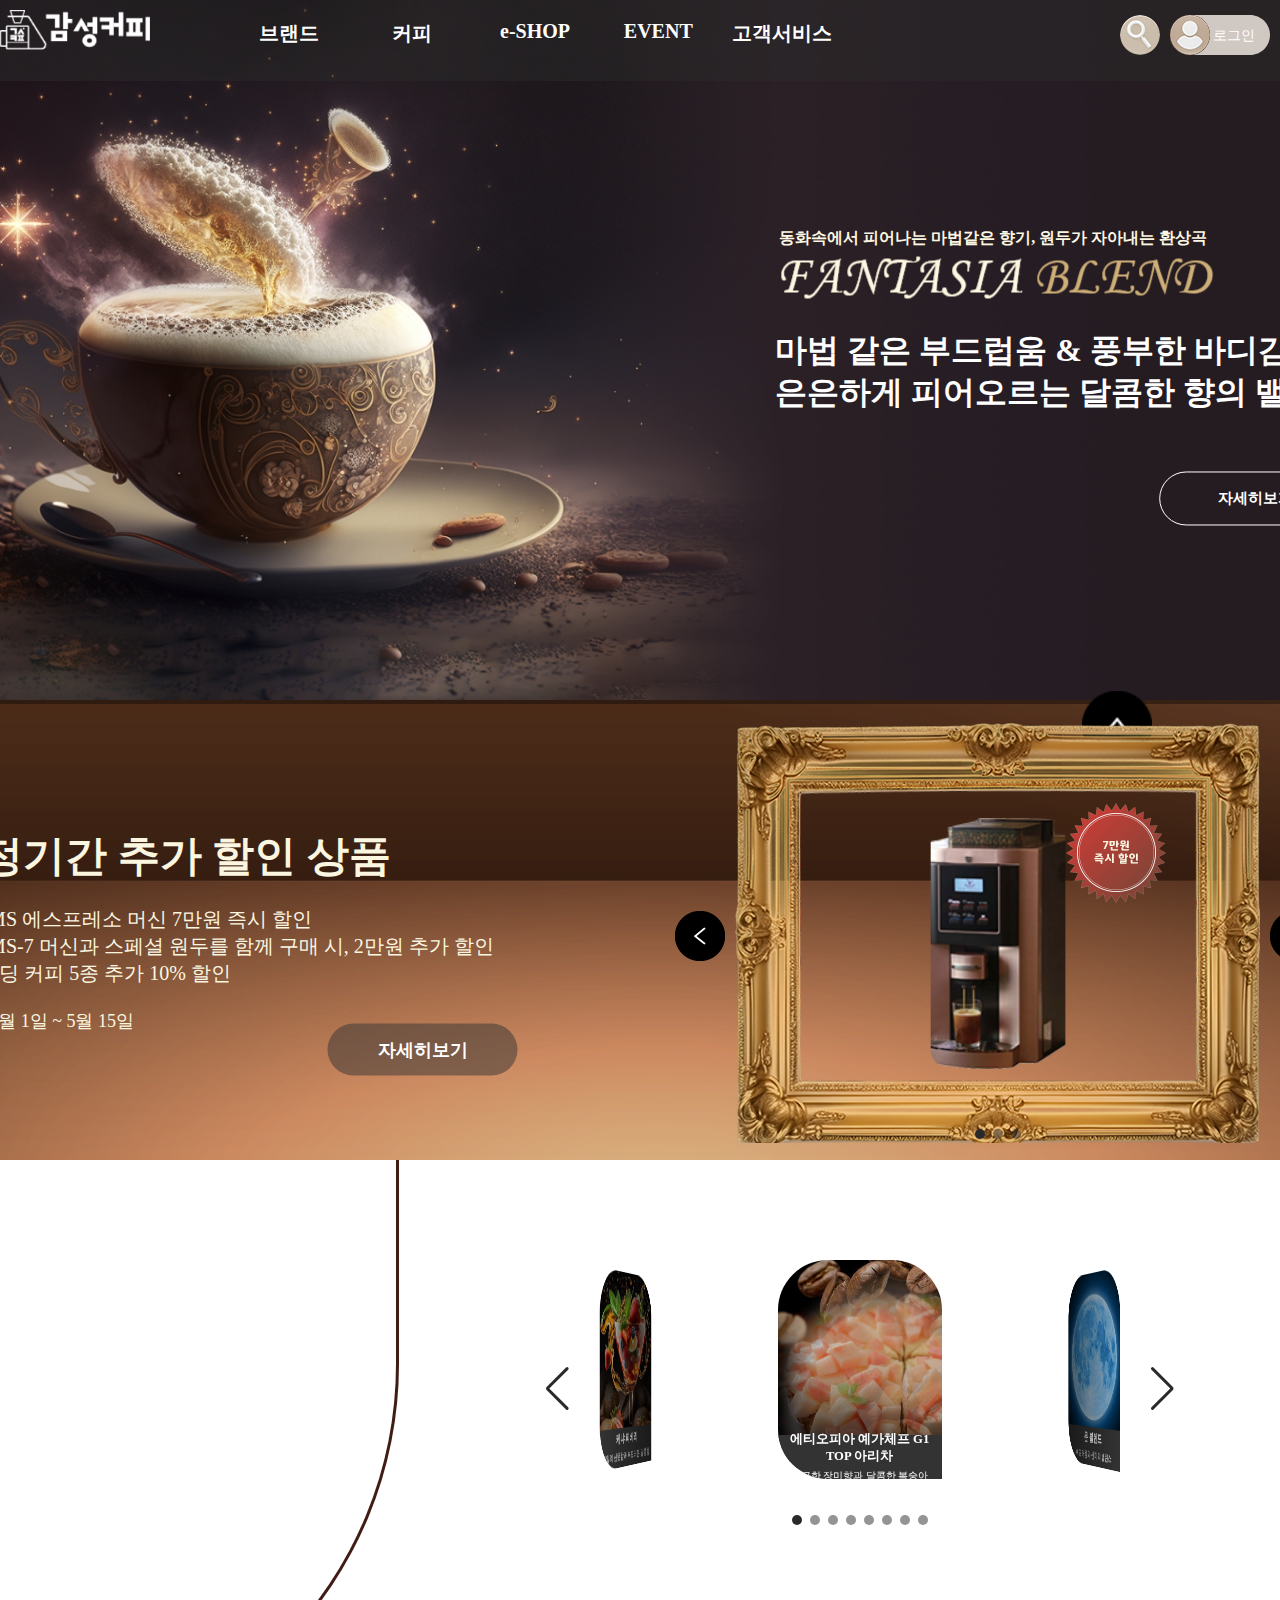
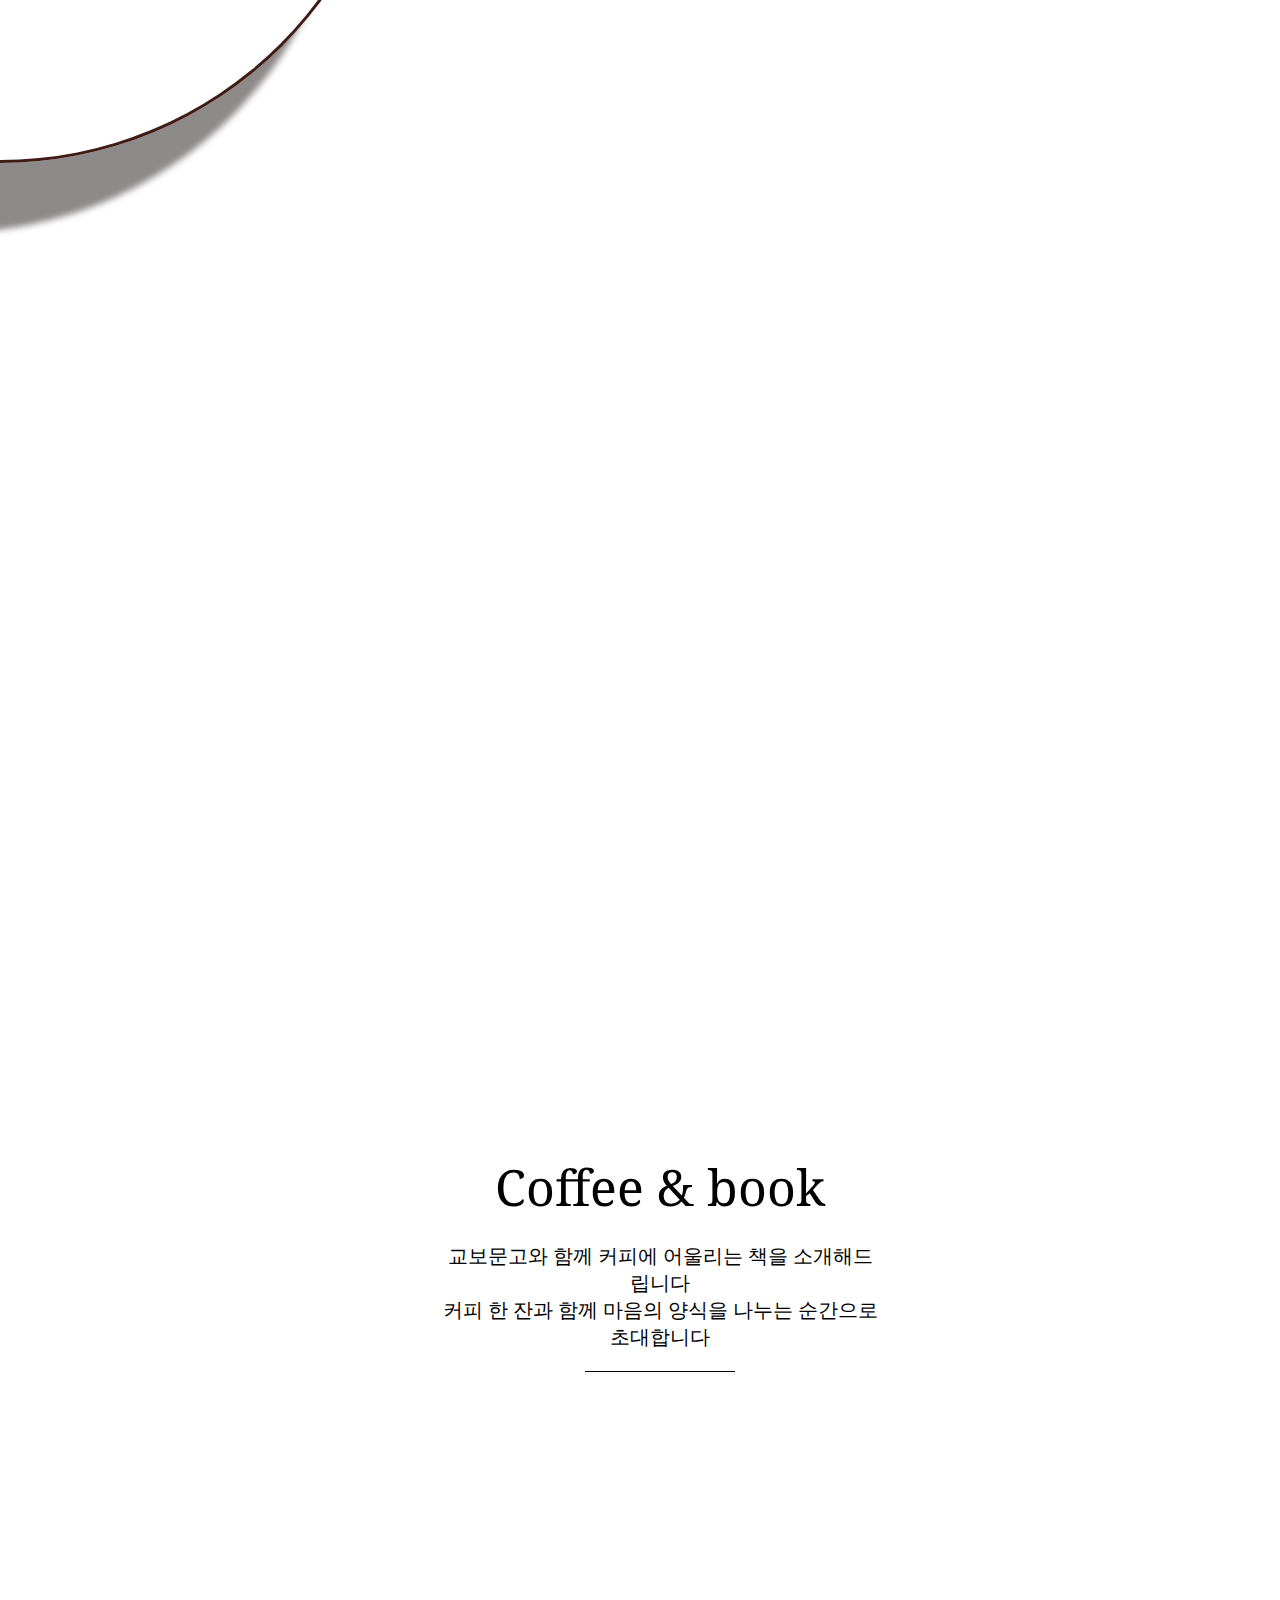
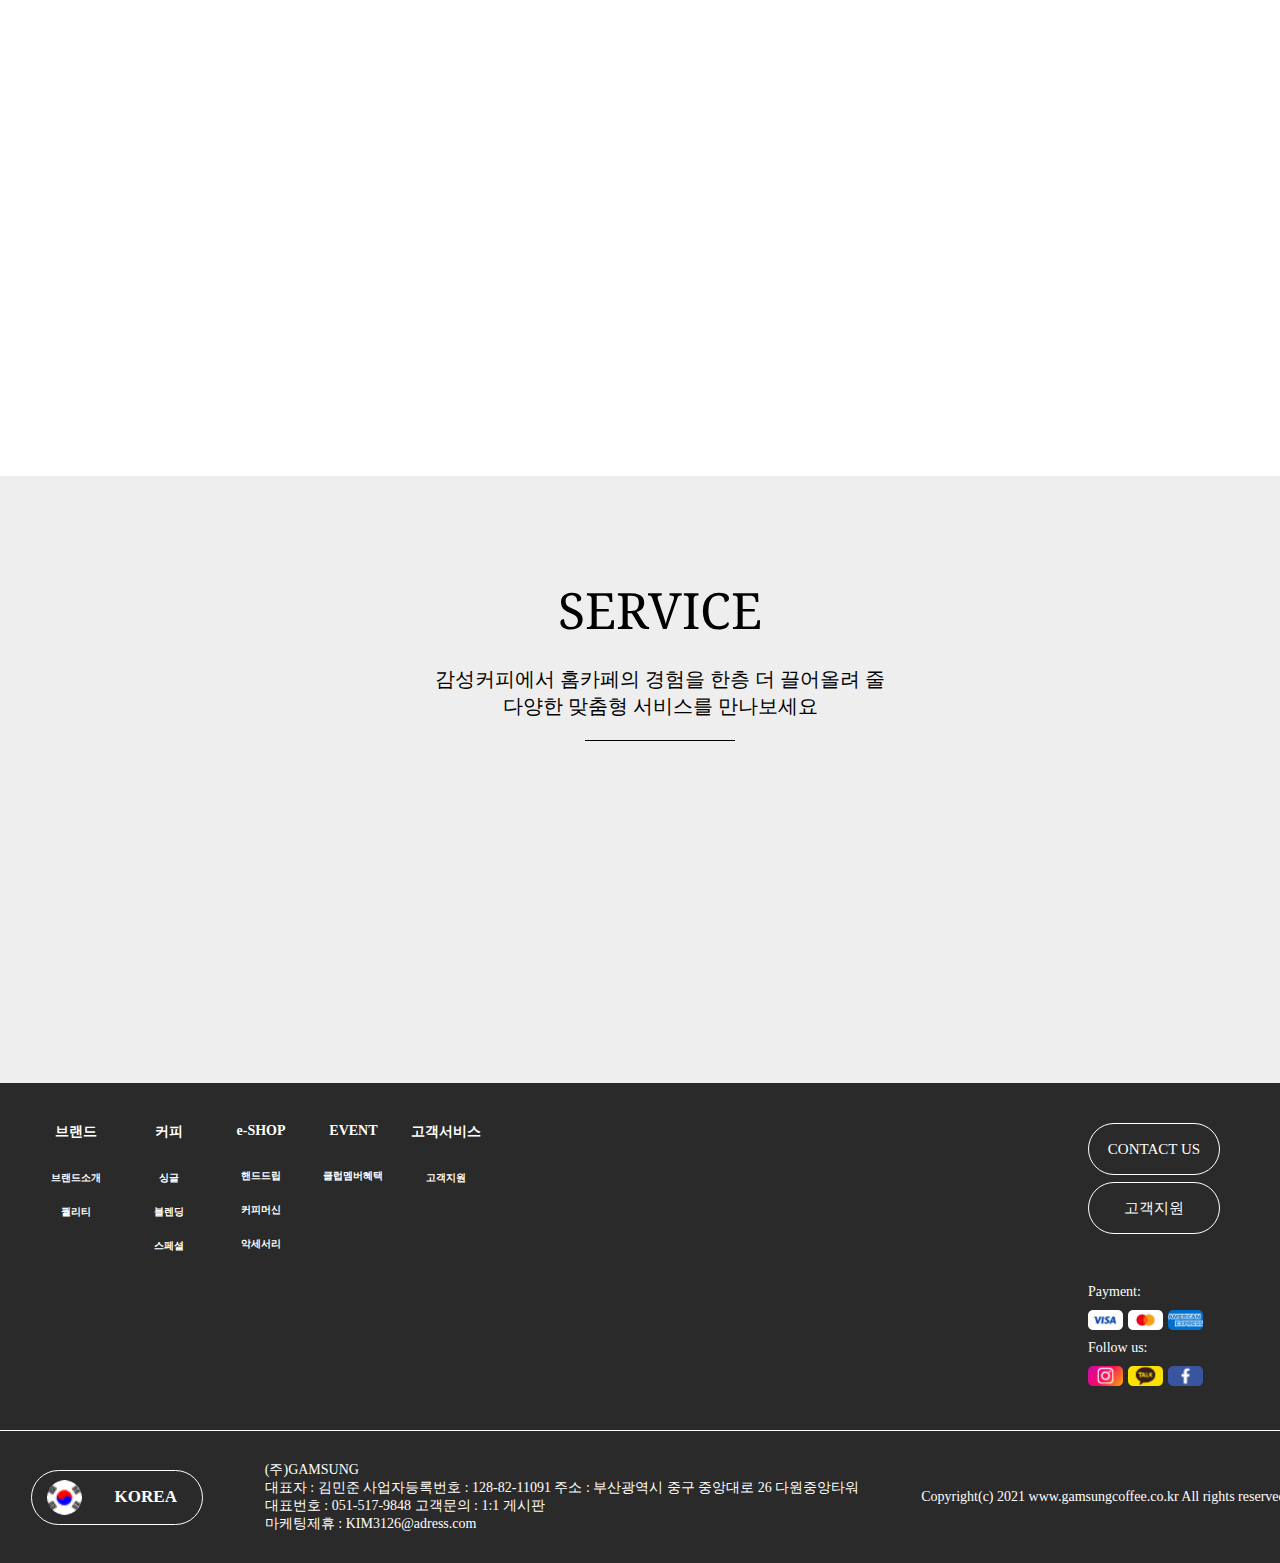
<file: index.html>
<!DOCTYPE html>
<html lang="ko">

<head>
    <meta charset="UTF-8">
    <meta name="viewport" content="width=1400"><!-- 다른 기기에서 1400px로 보임. -->
    <title>감성커피</title>
    <!-- 폰트 -->
    <link
        href="https://fonts.googleapis.com/css2?family=Alex+Brush&family=Noto+Serif:ital,wght@0,100..900;1,100..900&display=swap"
        rel="stylesheet">
    <link href="https://webfontworld.github.io/pretendard/Pretendard.css" rel="stylesheet">
    <link rel="shortcut icon" href="./images/favicon.png" type="image/png"><!-- 32px * 32px 심볼이나 브랜드 응용해서 만들기 -->
    <!-- 슬라이드 css -->
    <link rel="stylesheet" href="https://cdn.jsdelivr.net/npm/swiper@8/swiper-bundle.min.css">
    <!-- aos css -->
    <link href="https://unpkg.com/aos@2.3.1/dist/aos.css" rel="stylesheet">
    <!-- index css -->
    <link rel="stylesheet" href="./css/index.css">

</head>

<body>
    <!-- 헤더 -->
    <header>
        <div class="top">
            <!-- 상단 로고 -->
            <a href="./index.html"><img src="./images/header/toplogo.png" alt="감성커피"></a>
            <!-- 메뉴 -->
            <ul class="nav">
                <li><a href="./sub1.html">브랜드</a>
                    <ul class="sub"> <!-- 서브메뉴-->
                        <li><a href="./sub1.html#brand">브랜드소개</a></li>
                        <li><a href="./sub1.html#Quality">퀄리티</a></li>
                    </ul>
                </li>
                <li><a href="./sub2.html">커피</a>
                    <ul class="sub"> <!-- 서브메뉴-->
                        <li><a href="./sub2.html">싱글</a></li>
                        <li><a href="./sub2.html">블렌딩</a></li>
                        <li><a href="./sub2.html">스페셜</a></li>
                    </ul>
                </li>
                <li><a href="./sub3.html">e-SHOP</a>
                    <ul class="sub"> <!-- 서브메뉴-->
                        <li><a href="./sub3.html">핸드드립</a></li>
                        <li><a href="./sub3.html">커피머신</a></li>
                        <li><a href="./sub3.html">악세서리</a></li>
                    </ul>
                </li>
                <li><a href="./sub4.html">EVENT</a>
                    <ul class="sub"> <!-- 서브메뉴-->
                        <li><a href="./sub4.html">클럽멤버혜택</a></li>
                    </ul>
                </li>
                <li><a href="./sub5.html">고객서비스</a>
                    <ul class="sub"> <!-- 서브메뉴-->
                        <li><a href="./sub5.html">고객지원</a></li>
                    </ul>
                </li>
            </ul>

            <!-- 검색, 로그인, 장바구니 -->
            <ul class="top_icon">
                <!--검색-->
                <li>
                    <div class="search">
                        <input type="search" class="searchbar"><img src="./images/header/searchicon.png" alt="검색">
                    </div>
                </li>
                <!--로그인-->
                <li class="loginbar"><a href="#none"><img src="./images/header/loginbox.png" alt="로그인">
                        <div class="loginbg">
                            <p>로그인</p>
                        </div>
                    </a>
                    <a href="#none" class="login"><img src="./images/header/loginicon.png" alt="로그인"></a>
                </li>
                <!--장바구니-->
                <li><a href="#none"><img src="./images/header/shopicon.png" alt="장바구니"></a></li>
            </ul>
        </div>
    </header>

    <!-- 메인배너1 -->
    <div class="mb_bg">
        <div class="mb1">
            <div class="mb_text">
                <h3>
                    동화속에서 피어나는 마법같은 향기, 원두가 자아내는 환상곡
                </h3>
                <img src="./images/index/FANTASIA_BLEND.png" alt="coffee">
                <h2>
                    마법 같은 부드럽움 & 풍부한 바디감과
                    <br>
                    은은하게 피어오르는 달콤한 향의 밸런스
                </h2>
                <div class="readmore_box">
                    <a href="#none" class="readmore1">
                        자세히보기
                    </a>
                </div>
            </div>
        </div>
    </div>
    <!-- 할인이벤트배너 -->
    <div class="sb_bg">
        <div class="sb">
            <div class="sb_text">
                <h1>
                    한정기간 추가 할인 상품
                </h1>
                <ol>
                    <li>GAMS 에스프레소 머신 7만원 즉시 할인</li>
                    <li>GAMS-7 머신과 스페셜 원두를 함께 구매 시, 2만원 추가 할인</li>
                    <li>브렌딩 커피 5종 추가 10% 할인</li>
                </ol>
                <p>기간 : 5월 1일 ~ 5월 15일</p>
            </div>
            <div class="readmore2">
                <a href="#none">
                    <h3>자세히보기</h3>
                </a>
            </div>
            <!-- 구문 -->
            <div class="slidebox">
                <div class="linebox"><!--슬라이드 액자 테두리-->
                    <img src="./images/index/salebn_line.jpg.png" alt="추가할인" class="salebn_line">
                </div>
                <div class="swiper-container slide">
                    <div class="swiper-wrapper">
                        <div class="swiper-slide">
                            <a href="#none">
                                <img src="./images/index/saleitem1.png" alt="상품1">
                                <img src="./images/index/saleicon1.png" alt="할인1">
                            </a>
                        </div>
                        <div class="swiper-slide">
                            <a href="#none">
                                <img src="./images/index/saleitem2.png" alt="상품2">
                                <img src="./images/index/saleicon2.png" alt="할인2">
                            </a>
                        </div>
                        <div class="swiper-slide">
                            <a href="#none">
                                <img src="./images/index/saleitem3.png" alt="상품3">
                                <img src="./images/index/saleicon3.png" alt="할인3">
                            </a>
                        </div>
                    </div>
                    <!-- 블릿 버튼 -->
                    <div class="swiper-pagination"></div>
                </div>
                <!-- 화살표 버튼 -->
                <div class="swiper-button-next"></div>
                <div class="swiper-button-prev"></div>
            </div>
        </div>
    </div>

    <!-- 베스트 상품 -->
    <div class="item_wrap">
        <div class="contentbox1">
            <div class="text_borderline">
                <div class="textbox">
                    <h1 class="tittle" data-aos="fade-right" data-aos-duration="1000" data-aos-easing="ease-out-back">
                        Best of Best</h1>
                    <p data-aos="fade-right" data-aos-duration="1200" data-aos-easing="ease-out-back">
                        언제나 옳은 선택 <br>
                        싱글, 스페셜, 블렌딩 종류를 가리지 않고 <br>
                        많은 사랑을 받았던 최고의 커피를 즐겨보세요
                    </p>
                    <a href="./sub2.html#best_item" data-aos="fade-right" data-aos-duration="1500"
                        data-aos-easing="ease-out-back">VIEW MORE <img src="./images/index/viewmore.png"
                            alt="베스트상품"></a>
                </div>
            </div>

            <!-- 상품 이미지 -->
            <div class="swiper-container gallery-center">
                <div class="gallery-center_inner">
                    <div class="swiper-wrapper">
                        <div class="swiper-slide">
                            <a href="#none">
                                <img src="./images/index/coffee/Aricha.png" alt="아리차">
                                <img src="./images/index/coffee/Aricha_g2.png" alt="아리차">
                                <div class="gallery_text">
                                    <h2>
                                        에티오피아 예가체프 G1 <br>
                                        TOP 아리차
                                    </h2>
                                    <p>
                                        향긋한 장미향과 달콤한 복숭아
                                    </p>
                                </div>
                                <div class="polygon p1"></div>
                            </a>
                        </div>
                        <div class="swiper-slide">
                            <a href="#none">
                                <img src="./images/index/coffee/moon.png" alt="문블렌드">
                                <img src="./images/index/coffee/moon_g2.png" alt="문블렌드">
                                <div class="gallery_text">
                                    <h2>
                                        문 블렌드
                                    </h2>
                                    <p>
                                        부드러움과 산미의 밸런스
                                    </p>
                                </div>
                                <div class="polygon p2"></div>
                            </a>
                        </div>
                        <div class="swiper-slide">
                            <a href="#none"><img src="./images/index/coffee/blacksugar.png" alt="블랙슈가넛">
                                <img src="./images/index/coffee/blacksugar_g2.png" alt="블랙슈가넛">
                                <div class="gallery_text">
                                    <h2>
                                        블랙 슈가넛 블렌드
                                    </h2>
                                    <p>
                                        고소함 가득한 풍미
                                    </p>
                                </div>

                                <div class="polygon p3"></div>
                            </a>
                        </div>
                        <div class="swiper-slide">
                            <a href="#none"><img src="./images/index/coffee/torima.png" alt="토리마">
                                <img src="./images/index/coffee/torima_g2.png" alt="토리마">
                                <div class="gallery_text">
                                    <h2>
                                        콜롬비아 수프리모 토리마
                                    </h2>
                                    <p>
                                        밀키한 부드러움과 적포도의 단맛
                                    </p>
                                </div>
                                <div class="polygon p4"></div>
                            </a>
                        </div>
                        <div class="swiper-slide">
                            <a href="#none"><img src="./images/index/coffee/cacao.png" alt="화이트카카오">
                                <img src="./images/index/coffee/cacao_g2.png" alt="화이트카카오">
                                <div class="gallery_text">
                                    <h2>
                                        화이트 카카오 블렌드
                                    </h2>
                                    <p>
                                        콜렛 풍미를 더한 달콤한 바디감
                                    </p>
                                </div>
                                <div class="polygon p5"></div>
                            </a>
                        </div>
                        <div class="swiper-slide">
                            <a href="#none"><img src="./images/index/coffee/sugar.png" alt="슈가넛">
                                <img src="./images/index/coffee/sugar_g2.png" alt="슈가넛">
                                <div class="gallery_text">
                                    <h2>
                                        슈가넛 블렌드
                                    </h2>
                                    <p>
                                        설탕처럼 달달함과 너트한 고소함
                                    </p>
                                </div>
                                <div class="polygon p6"></div>
                            </a>
                        </div>
                        <div class="swiper-slide">
                            <a href="#none"><img src="./images/index/coffee/classic.png" alt="클래식">
                                <img src="./images/index/coffee/classic_g2.png" alt="클래식">
                                <div class="gallery_text">
                                    <h2>
                                        클래식 블렌드
                                    </h2>
                                    <p>
                                        고소하고 부드러운 맛과 향
                                    </p>
                                </div>
                                <div class="polygon p7"></div>
                            </a>
                        </div>
                        <div class="swiper-slide">
                            <a href="#none"><img src="./images/index/coffee/pb.png" alt="피베리">
                                <img src="./images/index/coffee/pbg2.png" alt="피베리">
                                <div class="gallery_text">
                                    <h2>
                                        케냐 피베리
                                    </h2>
                                    <p>
                                        과일의 산뜻함과 부드러운 달콤함
                                    </p>
                                </div>
                                <div class="polygon p8"></div>
                            </a>
                        </div>
                    </div>

                    <!-- 블릿 버튼 -->
                    <div class="swiper-pagination"></div>
                </div>
                <!-- 화살표 버튼 -->
                <div class="swiper-button-next"></div>
                <div class="swiper-button-prev"></div>
            </div>
        </div>
    </div>

    <!-- 브랜드소개 -->
    <div class="brand_wrap">
        <div class="brandbox">
            <div class="brand_text">
                <h1 class="tittle" data-aos="fade-right" data-aos-duration="1000" data-aos-easing="ease-out-back">
                    Premium Coffee
                </h1>
                <p data-aos="fade-right" data-aos-duration="1200" data-aos-easing="ease-out-back">
                    우리가 완벽함을 추구하는 이유. <br>
                    한 잔의 커피는 단지 음료가 아니라 <br>
                    마음을 따뜻하게 하는 감성
                </p>
            </div>
            <div class="brand"></div>
            <div class="brand_btn" data-aos="fade-left" data-aos-duration="1000" data-aos-easing="ease-out-back">
                <div class="brand_position">
                    <a href="./sub1.html">
                        <img src="./images/index/brandbox.png" alt="감성커피">
                        <img src="./images/index/brandicon.png" alt="감성커피">
                        <p>원두에<br>
                            완벽함을 담다</p>
                    </a>
                </div>
            </div>
        </div>
    </div>

    <!-- 커피와 책 이벤트 -->

    <div class="coffee_book">
        <div class="book_tittlebox">
            <div class="book_borderline" data-aos="fade-right" data-aos-duration="2000"></div>
            <div class="event_tittle">
                <h1 class="tittle">
                    Coffee &amp; book
                </h1>
                <p>
                    교보문고와 함께 커피에 어울리는 책을 소개해드립니다 <br>
                    커피 한 잔과 함께 마음의 양식을 나누는 순간으로 초대합니다
                </p>
                <div class="borderline_div"></div>
            </div>
            <div class="book_borderline" data-aos="fade-left" data-aos-duration="2000"></div>
        </div>
        <div class="book_bn_box">
            <div class="book_bn" data-aos="fade-up" data-aos-duration="1000" data-aos-easing="ease-out-back">
                <img src="./images/index/book1.png" alt="책과 커피">
                <div class="book_bn_text">
                    <p>산뜻한 날의 추천 원두 &amp; 도서</p>
                    <h2>달콤한 커피와 가슴이 몽실해지는 <br>
                        이 책들을 읽어보시는 건 어떠신가요?</h2>
                    <a href="#none" class="readmore3">
                        자세히보기
                    </a>
                </div>
            </div>
            <div class="book_bn" data-aos="fade-up" data-aos-duration="2000" data-aos-easing="ease-out-back">
                <img src="./images/index/book2.png" alt="책과 커피">
                <div class="book_bn_text">
                    <p>비가 오는 날의 추천 원두 &amp; 도서</p>
                    <h2>진한 커피의 향을 음미하며 <br>
                        저자와 깊은 대화를 나눠보세요</h2>
                    <a href="#none" class="readmore3">
                        자세히보기
                    </a>
                </div>
            </div>
        </div>
    </div>

    <!-- 서비스 -->
    <div class="servicebox">
        <div class="service">
            <h1 class="tittle">
                SERVICE
            </h1>
            <p>
                감성커피에서 홈카페의 경험을 한층 더 끌어올려 줄 <br>
                다양한 맞춤형 서비스를 만나보세요
            </p>
            <div class="borderline_div"></div>
            <div class="service_img_box">
                <ul class="service_img">
                    <li data-aos="zoom-in-up" data-aos-duration="500" data-aos-easing="ease-out-back">
                        <img src="./images/index/service1.png" alt="커피">
                        <br> <a href="./sub2.html">자세히보기</a>
                    </li>
                    <li data-aos="zoom-in-up" data-aos-duration="800" data-aos-easing="ease-out-back">
                        <img src="./images/index/service2.png" alt="배송">
                        <br> <a href="./sub5.html">자세히보기</a>
                    </li>
                    <li data-aos="zoom-in-up" data-aos-duration="1100" data-aos-easing="ease-out-back">
                        <img src="./images/index/service3.png" alt="a/s">
                        <br> <a href="./sub5.html">자세히보기</a>
                    </li>
                    <li data-aos="zoom-in-up" data-aos-duration="1400" data-aos-easing="ease-out-back">
                        <img src="./images/index/service4.png" alt="문의">
                        <br> <a href="./sub5.html">자세히보기</a>
                    </li>
                    <li data-aos="zoom-in-up" data-aos-duration="1700" data-aos-easing="ease-out-back">
                        <img src="./images/index/service5.png" alt="상담">
                        <br> <a href="./sub5.html">자세히보기</a>
                    </li>
                </ul>
            </div>
        </div>
    </div>

    <!-- footer -->
    <footer>
        <div class="footer_box">
            <div class="footer1">
                <div class="footer_content1">
                    <ul class="footer_nav">
                        <li>브랜드
                            <ul> <!-- 서브메뉴-->
                                <li><a href="./sub1.html">브랜드소개</a></li>
                                <li><a href="./sub1.html">퀄리티</a></li>
                            </ul>
                        </li>
                        <li>커피
                            <ul> <!-- 서브메뉴-->
                                <li><a href="./sub2.html">싱글</a></li>
                                <li><a href="./sub2.html">블렌딩</a></li>
                                <li><a href="./sub2.html">스페셜</a></li>
                            </ul>
                        </li>
                        <li>e-SHOP
                            <ul> <!-- 서브메뉴-->
                                <li><a href="./sub3.html">핸드드립</a></li>
                                <li><a href="./sub3.html">커피머신</a></li>
                                <li><a href="./sub3.html">악세서리</a></li>
                            </ul>
                        </li>
                        <li>EVENT
                            <ul> <!-- 서브메뉴-->
                                <li><a href="./sub4.html">클럽멤버혜택</a></li>
                            </ul>
                        </li>
                        <li>고객서비스
                            <ul> <!-- 서브메뉴-->
                                <li><a href="./sub5.html">고객지원</a></li>
                            </ul>
                        </li>
                    </ul>
                </div>

                <!-- 고객지원 페이먼트 SNS -->
                <div class="footer_content2">
                    <a href="#none">CONTACT US</a>
                    <a href="./sub5.html">고객지원</a>
                    <p>Payment:</p>
                    <div class="footer_pay_icon">
                        <img src="./images/footer/payments-visa.png" alt="visa">
                        <img src="./images/footer/payments-master.png" alt="master">
                        <img src="./images/footer/payments-americanexpress.png" alt="americanexpress">
                    </div>
                    <p>Follow us:</p>
                    <div class="footer_pay_icon">
                        <a href="#none"><img src="./images/footer/instaricon.png" alt="instar"></a>
                        <a href="#none"><img src="./images/footer/kakaoicon.png" alt="kakao"></a>
                        <a href="#none"><img src="./images/footer/facebookicon.png" alt="facebook"></a>
                    </div>
                </div>
            </div>
        </div>

        <!-- 한국어 카피라이트 -->
        <div class="footer2">
            <div class="korean">
                <img src="./images/footer/korea.png" alt="한국어">
                <h3>KOREA</h3>
            </div>
            <div class="adress">
                <p>(주)GAMSUNG</p>
                <p>대표자 : 김민준 사업자등록번호 : 128-82-11091 주소 : 부산광역시 중구 중앙대로 26 다원중앙타워</p>
                <p>대표번호 : 051-517-9848 고객문의 : 1:1 게시판</p>
                <p>마케팅제휴 : KIM3126@adress.com</p>
            </div>
            <div class="copyright">
                Copyright(c) 2021 www.gamsungcoffee.co.kr All rights reserved.
            </div>
        </div>

    </footer>

    <!-- 탑 버튼 -->
    <div class="top_btn">
        <div class="btn_in">
            <a href="#">
                <img src="./images/index/topbtn.png" alt="btn">
                <img src="./images/index/topbtn_hover.png" alt="btn">
            </a>
        </div>
    </div>

    <!-- js -->
    <script src="https://code.jquery.com/jquery-2.2.0.min.js"></script>
    <script src="https://cdn.jsdelivr.net/npm/swiper@8/swiper-bundle.min.js"></script>
    <!-- aos 스크롤 -->
    <script src="https://unpkg.com/aos@2.3.1/dist/aos.js"></script>
    <!-- js 경로 -->
    <script src="./script/index.js"></script>
</body>
</html>
</file>
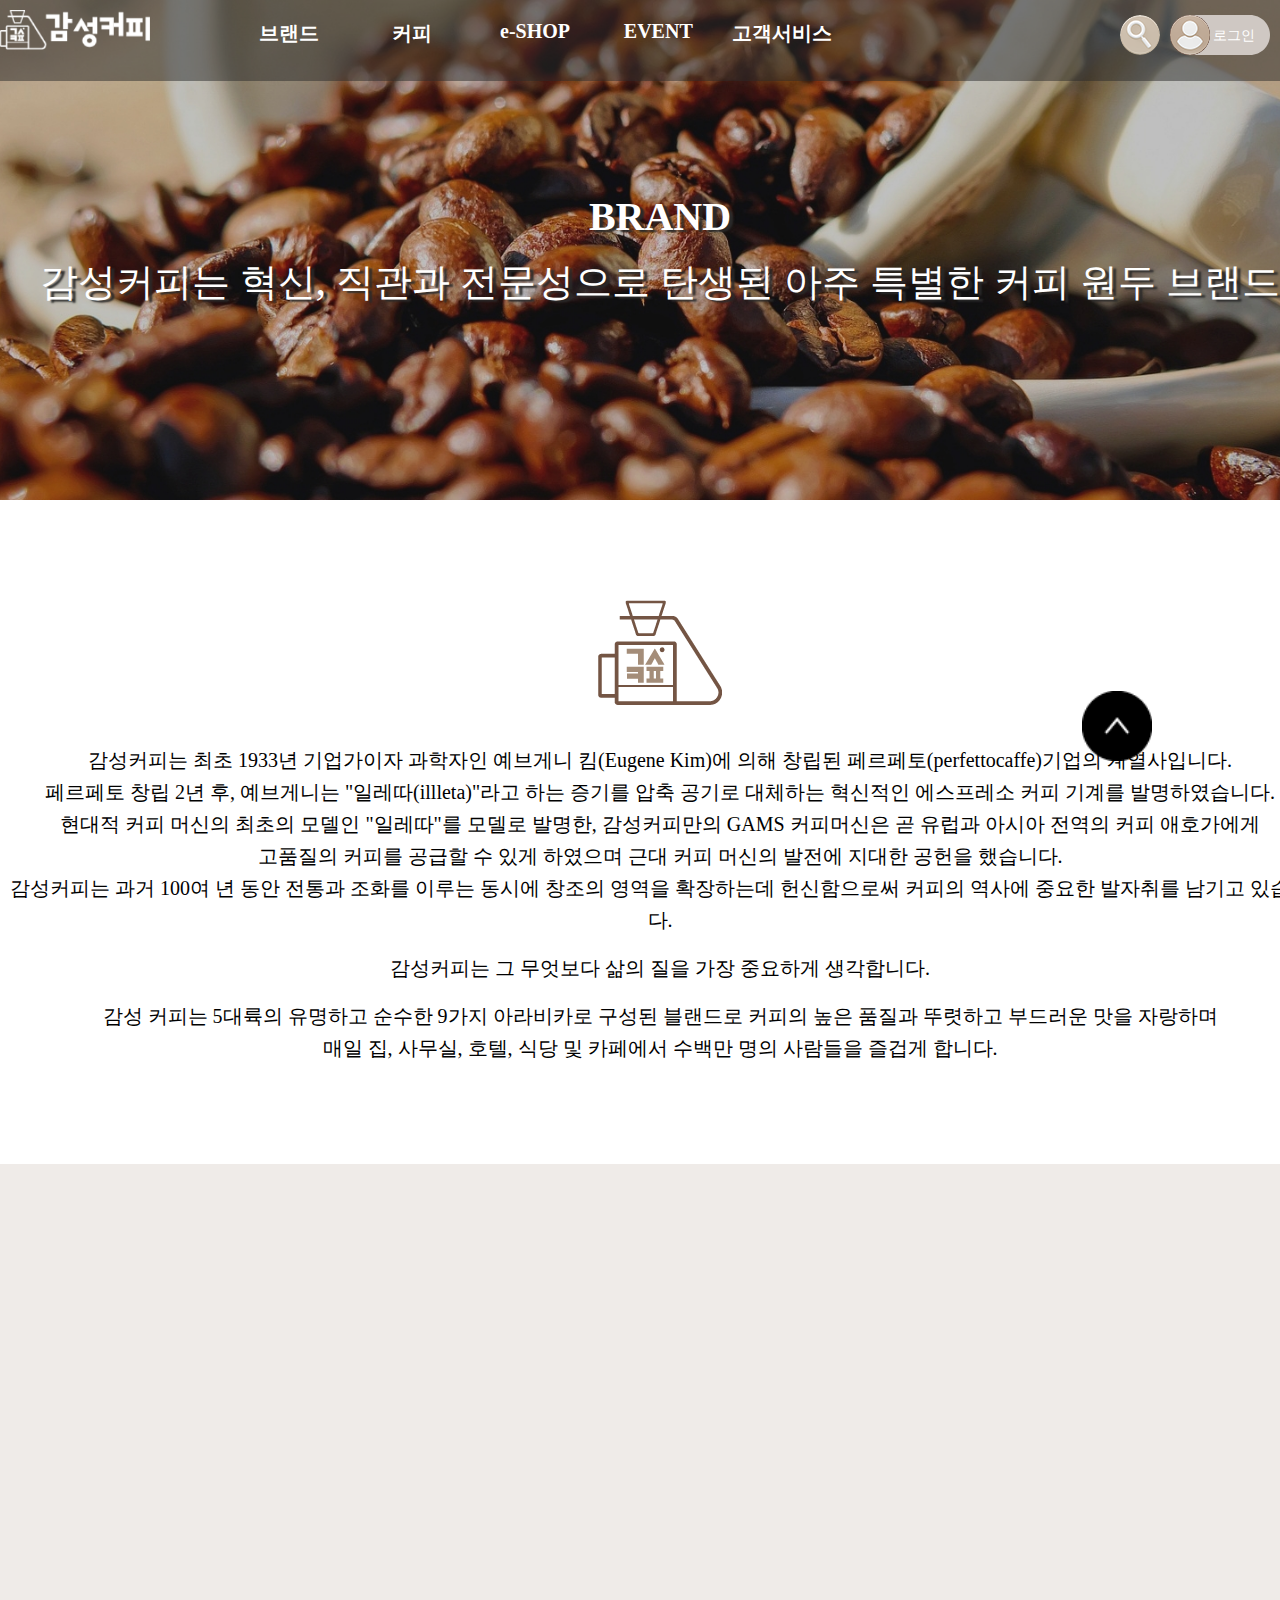
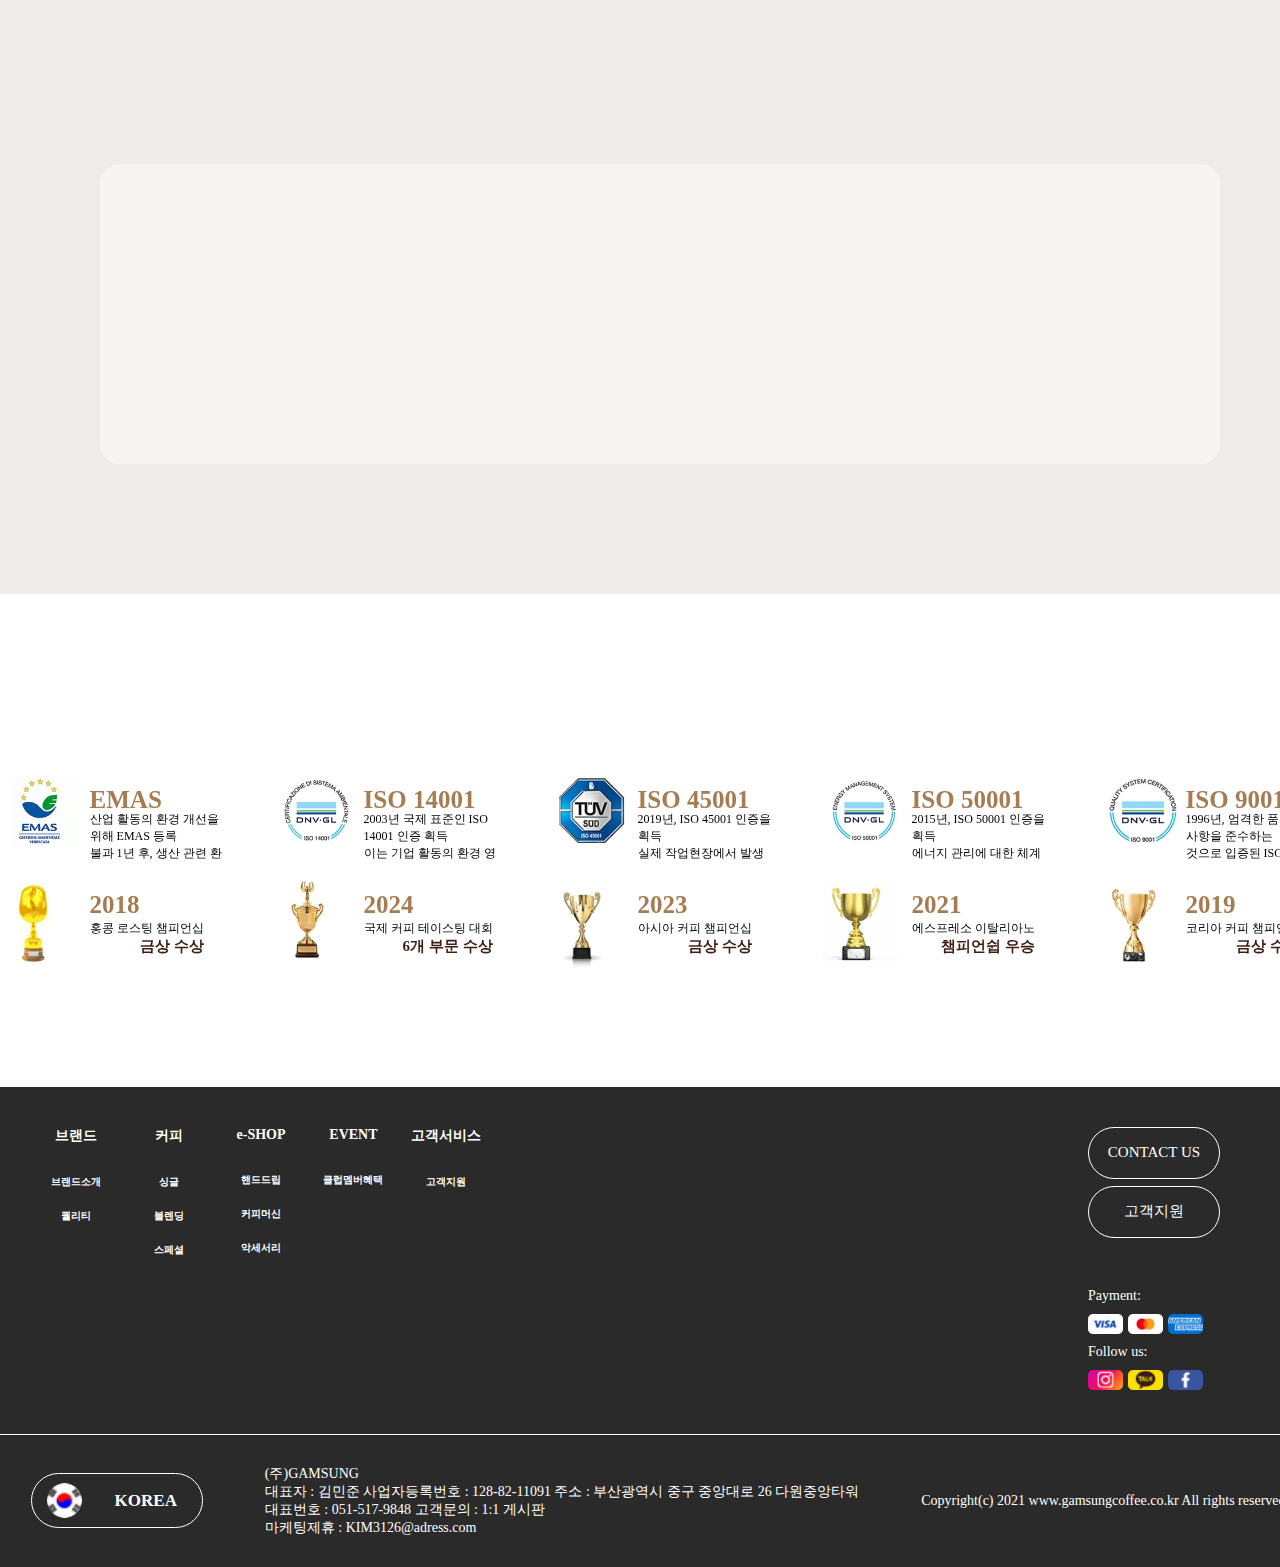
<file: sub1.html>
<!DOCTYPE html>
<html lang="ko">

<head>
    <meta charset="UTF-8">
    <meta name="viewport" content="width=1400"><!--다른 기기에서 1400px로 보임.-->
    <title>감성커피</title>
    <!-- 폰트 -->
    <link
        href="https://fonts.googleapis.com/css2?family=Alex+Brush&family=Noto+Serif:ital,wght@0,100..900;1,100..900&display=swap"
        rel="stylesheet">
    <link href="https://webfontworld.github.io/pretendard/Pretendard.css" rel="stylesheet">
    <link rel="shortcut icon" href="./images/favicon.png" type="image/png"><!-- 32px * 32px 심볼이나 브랜드 응용해서 만들기 -->
    <!-- 슬라이드 css -->
    <link rel="stylesheet" href="https://cdn.jsdelivr.net/npm/swiper@8/swiper-bundle.min.css">
    <!-- aos css -->
    <link href="https://unpkg.com/aos@2.3.1/dist/aos.css" rel="stylesheet">
    <!-- index css -->
    <link rel="stylesheet" href="./css/sub1.css">
</head>

<body>
    <!-- 헤더 -->
    <header>
        <div class="top">
            <!-- 상단 로고 -->
            <a href="./index.html"><img src="./images/header/toplogo.png" alt="감성커피"></a>
            <!-- 메뉴 -->
            <ul class="nav">
                <li><a href="./sub1.html">브랜드</a>
                    <ul class="sub"> <!-- 서브메뉴-->
                        <li><a href="./sub1.html#brand">브랜드소개</a></li>
                        <li><a href="./sub1.html#Quality">퀄리티</a></li>
                    </ul>
                </li>
                <li><a href="./sub2.html">커피</a>
                    <ul class="sub"> <!-- 서브메뉴-->
                        <li><a href="./sub2.html">싱글</a></li>
                        <li><a href="./sub2.html">블렌딩</a></li>
                        <li><a href="./sub2.html">스페셜</a></li>
                    </ul>
                </li>
                <li><a href="./sub3.html">e-SHOP</a>
                    <ul class="sub"> <!-- 서브메뉴-->
                        <li><a href="./sub3.html">핸드드립</a></li>
                        <li><a href="./sub3.html">커피머신</a></li>
                        <li><a href="./sub3.html">악세서리</a></li>
                    </ul>
                </li>
                <li><a href="./sub4.html">EVENT</a>
                    <ul class="sub"> <!-- 서브메뉴-->
                        <li><a href="./sub4.html">클럽멤버혜택</a></li>
                    </ul>
                </li>
                <li><a href="./sub5.html">고객서비스</a>
                    <ul class="sub"> <!-- 서브메뉴-->
                        <li><a href="./sub5.html">고객지원</a></li>
                    </ul>
                </li>
            </ul>

            <!-- 검색, 로그인, 장바구니 -->
            <ul class="top_icon">
                <!--검색-->
                <li>
                    <div class="search">
                            <input type="search" class="searchbar"><img src="./images/header/searchicon.png" alt="검색">
                    </div>
                </li>
                <!--로그인-->
                <li class="loginbar"><a href="#none"><img src="./images/header/loginbox.png" alt="로그인">
                        <div class="loginbg">
                            <p>로그인</p>
                        </div>
                    </a>
                    <a href="#none" class="login"><img src="./images/header/loginicon.png" alt="로그인"></a>
                </li>
                <!--장바구니-->
                <li><a href="#none"><img src="./images/header/shopicon.png" alt="장바구니"></a></li>
            </ul>
        </div>
    </header>
    <!-- 메인배너 -->
    <div class="mb_bg">
        <div class="mb1">
            <div class="mb_text">
                <h1>BRAND</h1>
                <h1 class="tittle">감성커피는 혁신, 직관과 전문성으로 탄생된 아주 특별한 커피 원두 브랜드</h1>
            </div>
        </div>
    </div>
    <!-- content1 -->
    <div class="content1" id="brand">
        <img src="./images/sub1/con_logo.png" alt="감성커피">
        <p>
            감성커피는 최초 1933년 기업가이자 과학자인 예브게니 킴(Eugene Kim)에 의해 창립된 페르페토(perfettocaffe)기업의 계열사입니다. <br>
            페르페토 창립 2년 후, 예브게니는 "일레따(illleta)"라고 하는 증기를 압축 공기로 대체하는 혁신적인 에스프레소 커피 기계를 발명하였습니다. <br>
            현대적 커피 머신의 최초의 모델인 "일레따"를 모델로 발명한, 감성커피만의 GAMS 커피머신은 곧 유럽과 아시아 전역의 커피 애호가에게 <br>
            고품질의 커피를 공급할 수 있게 하였으며 근대 커피 머신의 발전에 지대한 공헌을 했습니다. <br>
            감성커피는 과거 100여 년 동안 전통과 조화를 이루는 동시에 창조의 영역을 확장하는데 헌신함으로써 커피의 역사에 중요한 발자취를 남기고 있습니다.
        </p>
        <br>
        <p>
            감성커피는 그 무엇보다 삶의 질을 가장 중요하게 생각합니다.
        </p>
        <br>
        <p>
            감성 커피는 5대륙의 유명하고 순수한 9가지 아라비카로 구성된 블랜드로 커피의 높은 품질과 뚜렷하고 부드러운 맛을 자랑하며 <br>
            매일 집, 사무실, 호텔, 식당 및 카페에서 수백만 명의 사람들을 즐겁게 합니다.
        </p>
    </div>
    <!-- content2 -->
    <div class="content2">
        <div class="content2_in">
            <h1 class="tittle"   data-aos="fade-up" data-aos-duration="1000" data-aos-easing="ease-out-back">
                OUR STORY
            </h1>
            <div class="imgbox">
                <div class="d1" data-aos="fade-up" data-aos-duration="500"><a href="#none">
                        <div><img src="./images/sub1/free-icon-offer-664457.png" alt="values"></div>
                        <h1>VALUES</h1>
                    </a>
                </div>
                <div class="d2" data-aos="fade-up" data-aos-duration="800"><a href="#none">
                        <div><img src="./images/sub1/free-icon-motivation-8436192.png" alt="mission"></div>
                        <h1>MISSION</h1>
                    </a>
                </div>
                <div class="d3" data-aos="fade-up" data-aos-duration="1100"><a href="#none">
                        <div><img src="./images/sub1/free-icon-globalization-2390297.png" alt="vlsion"></div>
                        <h1>VISION</h1>
                    </a>
                </div>
            </div>
            <div class="img_text">
                <p>
                    Ethics. 우리는 투명성, 지속 가능성 및 인력 개발에 대한 약속을 통해 시간이 지남에 따라 <br>
                    우수한 이해관계의 가치를 공유할 수 있습니다. Excellence. 우리는 고객의 요구와 소망을 <br>
                    항상 만족시키기 위해 우리의 탐구에서 능률적이고 효율적으로 일하는 것뿐만 아니라 <br>
                    매우 훌륭하고 아름다운 경험과 제품을 창출함으로써 커피 원두에서 컵으로 이어지는 <br>
                    가치기준의 모든 접점에 영감을 불어 넣는 것을 목표로 합니다
                </p>
                <p>
                    감성커피는 완벽한 한 잔의 커피, 즉 감각과 정신으로 모두 즐길 수 있는 한 잔의 커피를 <br>
                    개발하는데 계속적으로 헌신하고 있습니다. 우리가 끊임없이 완벽함을 추구하는 이유는 <br>
                    언제나 그보다 더 높은 목표와 제공해야 할 더 좋은 맛이 있기 때문입니다. 한 잔의 커피는 <br>
                    단지 음료가 아니라 마음을 따뜻하게 하는 순간이기 때문입니다.
                </p>
                <p>
                    우리의 꿈은 특별한 커피 문화를 전 세계 시장에 보급하는 것입니다. <br>
                    우리의 꿈은 최고급 원두로 시작하여 한 잔의 커피로 여러분의 감각과 정신을 <br>
                    즐겁게 하는 것으로 완성됩니다. <br>
                    우리는 여러분에게 언제나 완벽한 커피를 제공하고자 합니다.
                </p>
            </div>
        </div>
    </div>
    <!-- content3 -->
    <!-- 퀄리티 슬라이드 -->
    <div class="content3" id="Quality">
        <h1 class="tittle" data-aos="fade-up" data-aos-duration="1000" data-aos-easing="ease-out-back">
            Quality
        </h1>
        <div class="swiper-container flowslide">
            <div class="flowslide_inner">
                <div class="swiper-wrapper">
                    <div class="swiper-slide">
                        <img src="./images/sub1/iso_9001-1.jpg" alt="갤러리1">
                        <h3>ISO 9001</h3>
                        <p>1996년, 엄격한 품질 요구 사항을 준수하는 <br>
                            것으로 입증된 ISO 9001 인증을 획득한 <br>
                            아시아 최초의 커피 회사</p>
                    </div>
                    <div class="swiper-slide">
                        <img src="./images/sub1/emas-1.jpg" alt="갤러리1">
                        <h3>EMAS</h3>
                        <p>산업 활동의 환경 개선을 위해 EMAS 등록 <br>
                            불과 1년 후, 생산 관련 환경 개선 <br>
                            약속을 이행</p>
                    </div>
                    <div class="swiper-slide">
                        <img src="./images/sub1/iso_14001-1.jpg" alt="갤러리1">
                        <h3>ISO 14001</h3>
                        <p>2003년 국제 표준인 ISO 14001 인증 획득 <br>
                            이는 기업 활동의 환경 영향을 모니터링하는 <br>
                            모든 기업에 적용할 수 있는 국제 표준</p>
                    </div>
                    <div class="swiper-slide">
                        <img src="./images/sub1/iso45001-1.jpg" alt="갤러리1">
                        <h3>ISO 45001</h3>
                        <p>2019년, ISO 45001 인증을 획득 <br>
                            실제 작업현장에서 발생할 수 있는 위험을 <br>
                            예측, 예방하여 체계적으로 관리하는 시스템</p>
                    </div>
                    <div class="swiper-slide">
                        <img src="./images/sub1/iso_50001-1.jpg" alt="갤러리1">
                        <h3>ISO 50001</h3>
                        <p>2015년, ISO 50001 인증을 획득 <br>
                            에너지 관리에 대한 체계적인 접근 방식을 <br>
                            기반으로 하여 에너지 성능을 향상</p>
                    </div>
                </div>
            </div>
        </div>
        <!-- 트로피 슬라이드 -->
        <div class="swiper-container flowslide" dir="rtl">
            <div class="flowslide_inner">
                <div class="swiper-wrapper">
                    <div class="swiper-slide">
                        <img src="./images/sub1/trophy1.jpg" alt="갤러리1">
                        <h3>2018</h3>
                        <p>홍콩 로스팅 챔피언십 <br>
                            <span>금상 수상</span>
                        </p>
                    </div>
                    <div class="swiper-slide">
                        <img src="./images/sub1/trophy2.jpg" alt="갤러리1">
                        <h3>2019</h3>
                        <p>코리아 커피 챔피언십 <br>
                            <span>금상 수상</span>
                        </p>
                    </div>
                    <div class="swiper-slide">
                        <img src="./images/sub1/trophy3.jpg" alt="갤러리1">
                        <h3>2021</h3>
                        <p>에스프레소 이탈리아노 <br>
                            <span>챔피언쉽 우승</span>
                        </p>
                    </div>
                    <div class="swiper-slide">
                        <img src="./images/sub1/trophy4.jpg" alt="갤러리1">
                        <h3>2023</h3>
                        <p>아시아 커피 챔피언십 <br>
                            <span>금상 수상</span>
                        </p>
                    </div>
                    <div class="swiper-slide">
                        <img src="./images/sub1/trophy5.jpg" alt="갤러리1">
                        <h3>2024</h3>
                        <p>국제 커피 테이스팅 대회 <br>
                            <span>6개 부문 수상</span>
                        </p>
                    </div>
                </div>
            </div>
        </div>
    </div>

    <!-- footer -->
    <footer>
        <div class="footer_box">
            <div class="footer1">
                <div class="footer_content1">
                    <ul class="footer_nav">
                        <li>브랜드
                            <ul> <!-- 서브메뉴-->
                                <li><a href="./sub1.html">브랜드소개</a></li>
                                <li><a href="./sub1.html">퀄리티</a></li>
                            </ul>
                        </li>
                        <li>커피
                            <ul> <!-- 서브메뉴-->
                                <li><a href="./sub2.html">싱글</a></li>
                                <li><a href="./sub2.html">블렌딩</a></li>
                                <li><a href="./sub2.html">스페셜</a></li>
                            </ul>
                        </li>
                        <li>e-SHOP
                            <ul> <!-- 서브메뉴-->
                                <li><a href="./sub3.html">핸드드립</a></li>
                                <li><a href="./sub3.html">커피머신</a></li>
                                <li><a href="./sub3.html">악세서리</a></li>
                            </ul>
                        </li>
                        <li>EVENT
                            <ul> <!-- 서브메뉴-->
                                <li><a href="./sub4.html">클럽멤버혜택</a></li>
                            </ul>
                        </li>
                        <li>고객서비스
                            <ul> <!-- 서브메뉴-->
                                <li><a href="./sub5.html">고객지원</a></li>
                            </ul>
                        </li>
                    </ul>
                </div>

                <!-- 고객지원 페이먼트 SNS -->
                <div class="footer_content2">
                    <a href="#none">CONTACT US</a>
                    <a href="./sub5.html">고객지원</a>
                    <p>Payment:</p>
                    <div class="footer_pay_icon">
                        <img src="./images/footer/payments-visa.png" alt="visa">
                        <img src="./images/footer/payments-master.png" alt="master">
                        <img src="./images/footer/payments-americanexpress.png" alt="americanexpress">
                    </div>
                    <p>Follow us:</p>
                    <div class="footer_pay_icon">
                        <a href="#none"><img src="./images/footer/instaricon.png" alt="instar"></a>
                        <a href="#none"><img src="./images/footer/kakaoicon.png" alt="kakao"></a>
                        <a href="#none"><img src="./images/footer/facebookicon.png" alt="facebook"></a>
                    </div>
                </div>
            </div>
        </div>

        <!-- 한국어 카피라이트 -->
        <div class="footer2">
            <div class="korean">
                <img src="./images/footer/korea.png" alt="한국어">
                <h3>KOREA</h3>
            </div>
            <div class="adress">
                <p>(주)GAMSUNG</p>
                <p>대표자 : 김민준 사업자등록번호 : 128-82-11091 주소 : 부산광역시 중구 중앙대로 26 다원중앙타워</p>
                <p>대표번호 : 051-517-9848 고객문의 : 1:1 게시판</p>
                <p>마케팅제휴 : KIM3126@adress.com</p>
            </div>
            <div class="copyright">
                Copyright(c) 2021 www.gamsungcoffee.co.kr All rights reserved.
            </div>
        </div>

    </footer>

    <!-- 탑 버튼 -->
    <div class="top_btn">
        <div class="btn_in">
            <a href="#">
                <img src="./images/index/topbtn.png" alt="btn">
                <img src="./images/index/topbtn_hover.png" alt="btn">
            </a>
        </div>
    </div>

    <!-- js -->
    <script src="https://code.jquery.com/jquery-2.2.0.min.js"></script>
    <script src="https://cdn.jsdelivr.net/npm/swiper@8/swiper-bundle.min.js"></script>
    <!-- aos 스크롤 -->
    <script src="https://unpkg.com/aos@2.3.1/dist/aos.js"></script>
    <!-- js 경로 -->
    <script src="./script/sub1.js"></script>
</body>

</html>
</file>
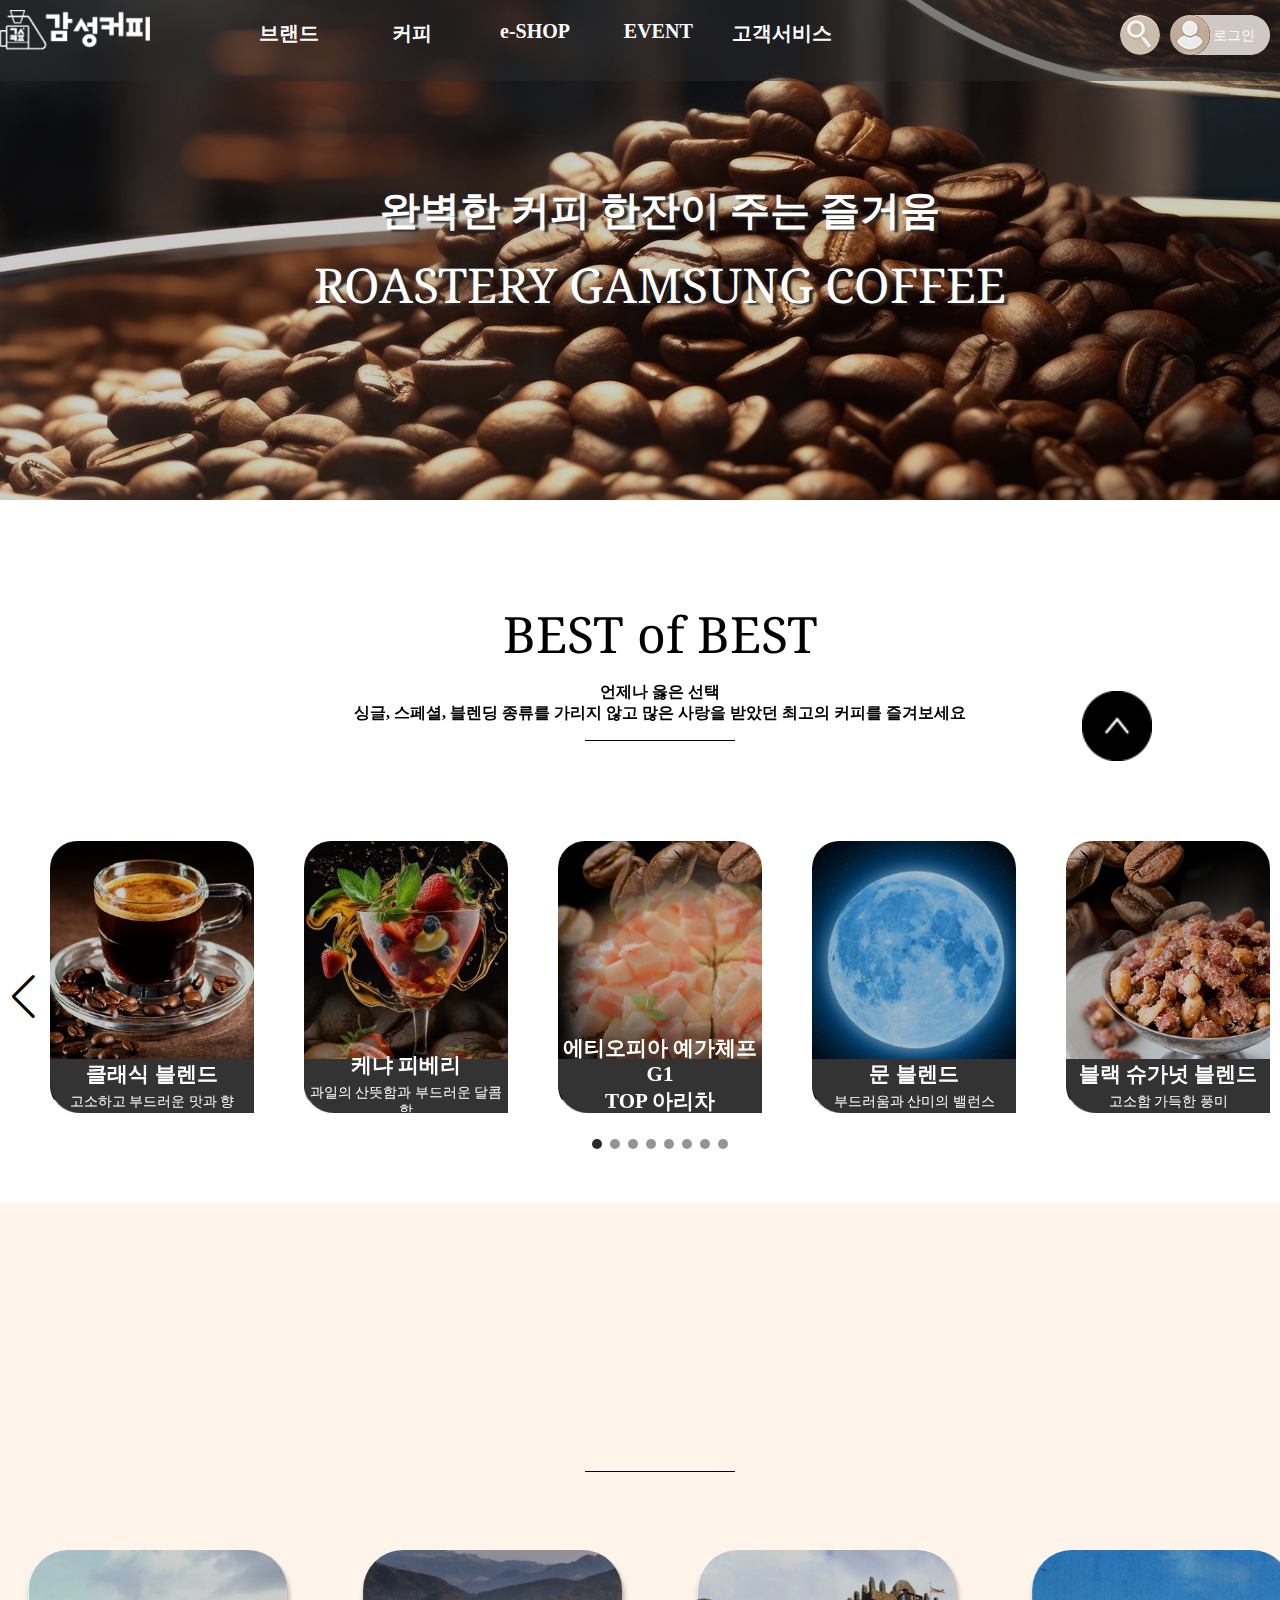
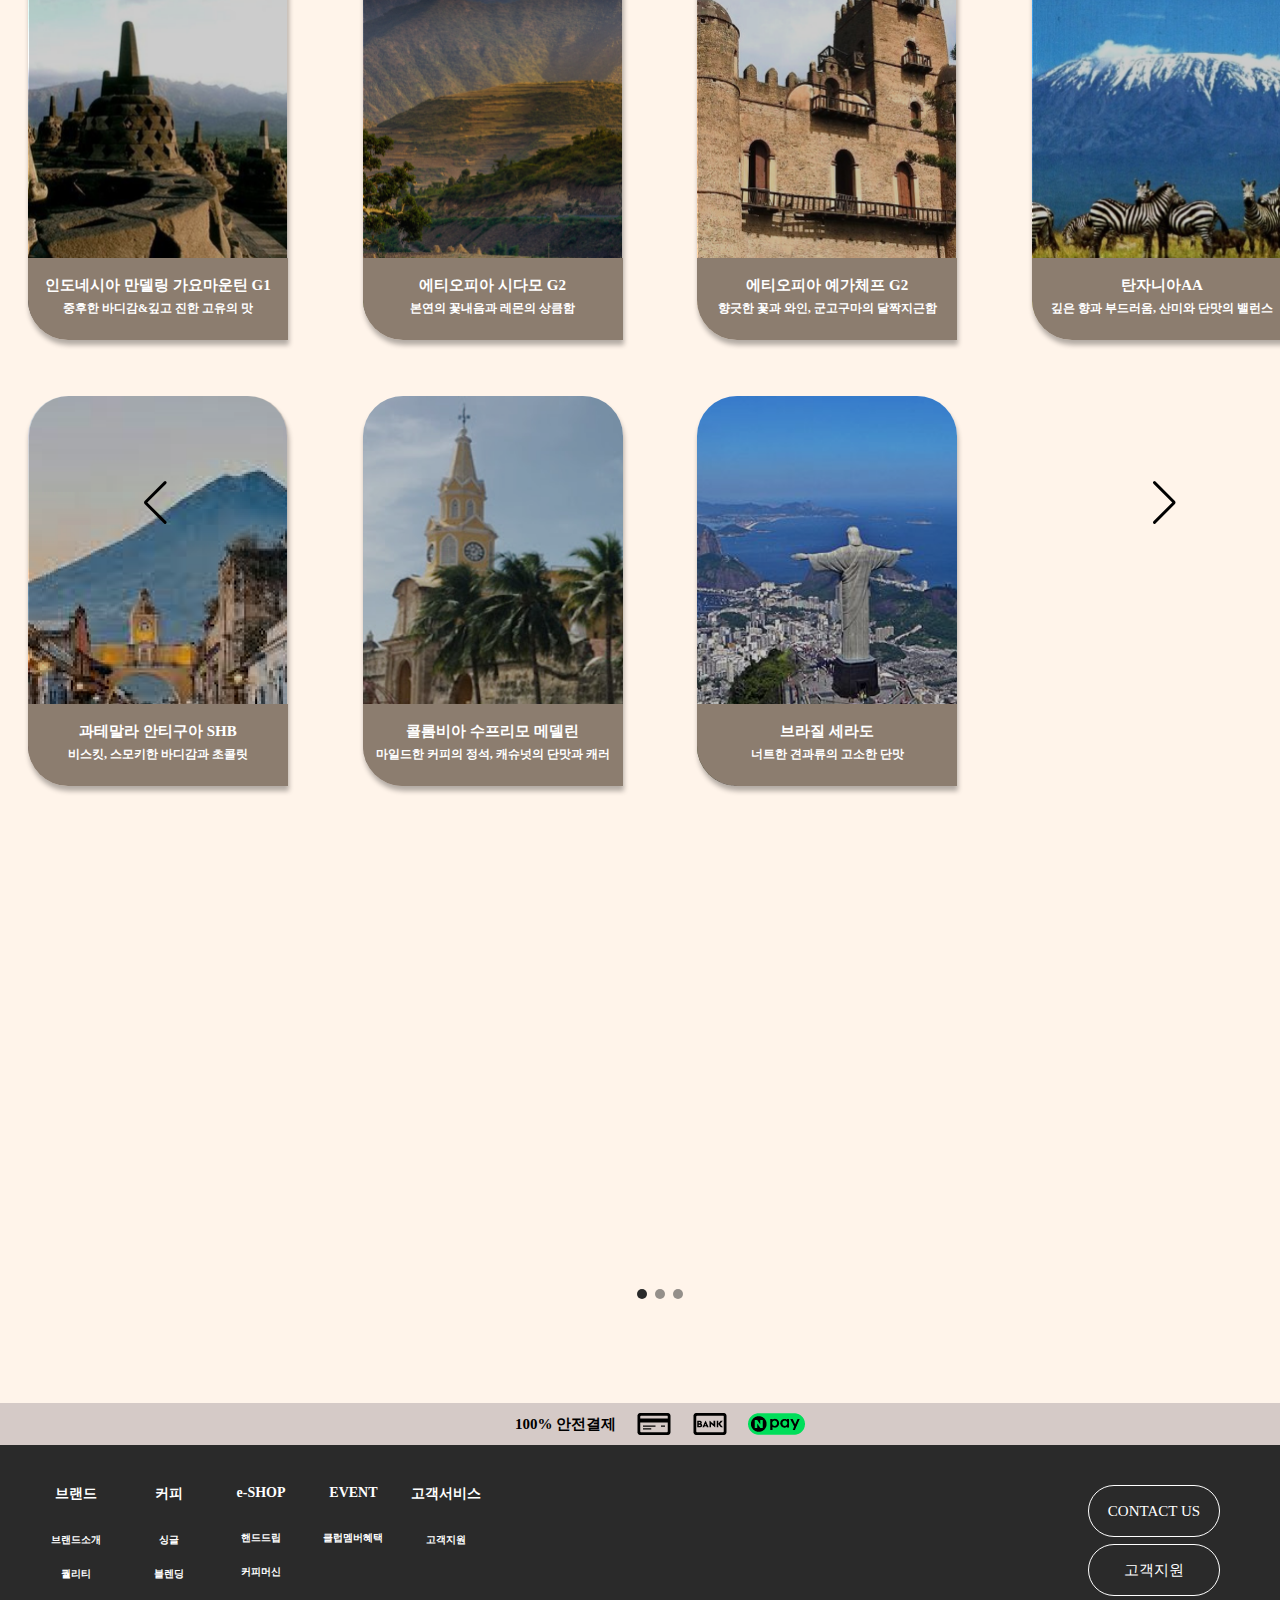
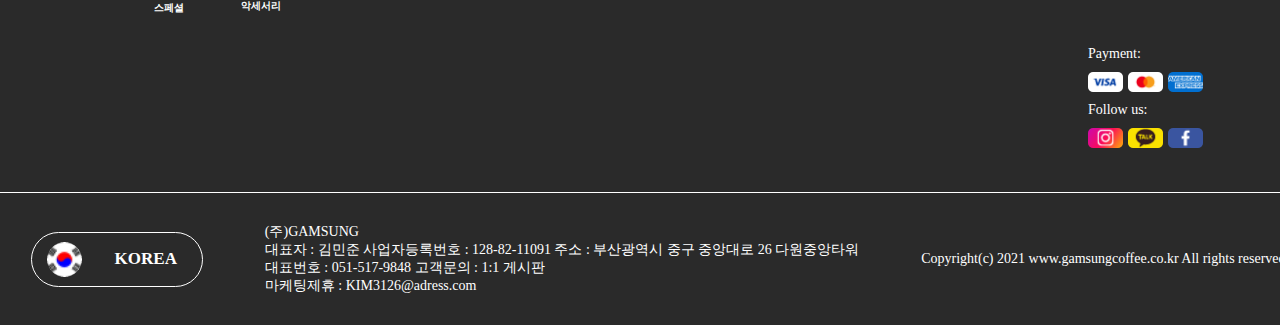
<file: sub2.html>
<!DOCTYPE html>
<html lang="ko">

<head>
    <meta charset="UTF-8">
    <meta name="viewport" content="width=1400"><!--다른 기기에서 1400px로 보임-->
    <title>감성커피</title>
    <!-- 폰트 -->
    <link
        href="https://fonts.googleapis.com/css2?family=Alex+Brush&family=Noto+Serif:ital,wght@0,100..900;1,100..900&display=swap"
        rel="stylesheet">
    <link href="https://webfontworld.github.io/pretendard/Pretendard.css" rel="stylesheet">
    <link rel="shortcut icon" href="./images/favicon.png" type="image/png"><!-- 32px * 32px 심볼이나 브랜드 응용해서 만들기 -->
    <!-- 슬라이드 css -->
    <link rel="stylesheet" href="https://cdn.jsdelivr.net/npm/swiper@8/swiper-bundle.min.css">
    <!-- aos css -->
    <link href="https://unpkg.com/aos@2.3.1/dist/aos.css" rel="stylesheet">
    <!-- index css -->
    <link rel="stylesheet" href="./css/sub2.css">
</head>

<body>
    <!-- 헤더 -->
    <header>
        <div class="top">
            <!-- 상단 로고 -->
            <a href="./index.html"><img src="./images/header/toplogo.png" alt="감성커피"></a>
            <!-- 메뉴 -->
            <ul class="nav">
                <li><a href="./sub1.html">브랜드</a>
                    <ul class="sub"> <!-- 서브메뉴-->
                        <li><a href="./sub1.html#brand">브랜드소개</a></li>
                        <li><a href="./sub1.html#Quality">퀄리티</a></li>
                    </ul>
                </li>
                <li><a href="./sub2.html">커피</a>
                    <ul class="sub"> <!-- 서브메뉴-->
                        <li><a href="./sub2.html">싱글</a></li>
                        <li><a href="./sub2.html">블렌딩</a></li>
                        <li><a href="./sub2.html">스페셜</a></li>
                    </ul>
                </li>
                <li><a href="./sub3.html">e-SHOP</a>
                    <ul class="sub"> <!-- 서브메뉴-->
                        <li><a href="./sub3.html">핸드드립</a></li>
                        <li><a href="./sub3.html">커피머신</a></li>
                        <li><a href="./sub3.html">악세서리</a></li>
                    </ul>
                </li>
                <li><a href="./sub4.html">EVENT</a>
                    <ul class="sub"> <!-- 서브메뉴-->
                        <li><a href="./sub4.html">클럽멤버혜택</a></li>
                    </ul>
                </li>
                <li><a href="./sub5.html">고객서비스</a>
                    <ul class="sub"> <!-- 서브메뉴-->
                        <li><a href="./sub5.html">고객지원</a></li>
                    </ul>
                </li>
            </ul>

            <!-- 검색, 로그인, 장바구니 -->
            <ul class="top_icon">
                <!--검색-->
                <li>
                    <div class="search">
                        <input type="search" class="searchbar"><img src="./images/header/searchicon.png" alt="검색">
                    </div>
                </li>
                <!--로그인-->
                <li class="loginbar"><a href="#none"><img src="./images/header/loginbox.png" alt="로그인">
                        <div class="loginbg">
                            <p>로그인</p>
                        </div>
                    </a>
                    <a href="#none" class="login"><img src="./images/header/loginicon.png" alt="로그인"></a>
                </li>
                <!--장바구니-->
                <li><a href="#none"><img src="./images/header/shopicon.png" alt="장바구니"></a></li>
            </ul>
        </div>
    </header>
    <!-- 메인배너 -->
    <div class="mb_bg">
        <div class="mb1">
            <div class="mb_text">
                <h1>완벽한 커피 한잔이 주는 즐거움</h1>
                <h1 class="tittle">ROASTERY GAMSUNG COFFEE</h1>
            </div>
        </div>
    </div>
    <!-- Best of Best -->
    <div class="con1_text" id="best_item">
        <h1 class="tittle" data-aos="fade-up" data-aos-duration="1000" data-aos-easing="ease-out-back">
            BEST of BEST
        </h1>
        <p data-aos="fade-up" data-aos-duration="1200" data-aos-easing="ease-out-back">
            언제나 옳은 선택 <br>
            싱글, 스페셜, 블렌딩 종류를 가리지 않고 많은 사랑을 받았던 최고의 커피를 즐겨보세요
        </p>
        <div class="borderline_div"></div>
    </div>
    <!-- 상품 이미지 -->
    <div class="swiper-container gallery-center">
        <div class="gallery-center_inner">
            <div class="swiper-wrapper">
                <div class="swiper-slide">
                    <a href="#none">
                        <img src="./images/index/coffee/Aricha.png" alt="아리차">
                        <img src="./images/index/coffee/Aricha_g2.png" alt="아리차">
                        <div class="gallery_text">
                            <h2>
                                에티오피아 예가체프 G1 <br>
                                TOP 아리차
                            </h2>
                            <p>
                                향긋한 장미향과 달콤한 복숭아
                            </p>
                        </div>
                        <div class="polygon p1"></div>
                    </a>
                </div>
                <div class="swiper-slide">
                    <a href="#none">
                        <img src="./images/index/coffee/moon.png" alt="문블렌드">
                        <img src="./images/index/coffee/moon_g2.png" alt="문블렌드">
                        <div class="gallery_text">
                            <h2>
                                문 블렌드
                            </h2>
                            <p>
                                부드러움과 산미의 밸런스
                            </p>
                        </div>
                        <div class="polygon p2"></div>
                    </a>
                </div>
                <div class="swiper-slide">
                    <a href="#none"><img src="./images/index/coffee/blacksugar.png" alt="블랙슈가넛">
                        <img src="./images/index/coffee/blacksugar_g2.png" alt="블랙슈가넛">
                        <div class="gallery_text">
                            <h2>
                                블랙 슈가넛 블렌드
                            </h2>
                            <p>
                                고소함 가득한 풍미
                            </p>
                        </div>

                        <div class="polygon p3"></div>
                    </a>
                </div>
                <div class="swiper-slide">
                    <a href="#none"><img src="./images/index/coffee/torima.png" alt="토리마">
                        <img src="./images/index/coffee/torima_g2.png" alt="토리마">
                        <div class="gallery_text">
                            <h2>
                                콜롬비아 수프리모 토리마
                            </h2>
                            <p>
                                밀키한 부드러움과 적포도의 단맛
                            </p>
                        </div>
                        <div class="polygon p4"></div>
                    </a>
                </div>
                <div class="swiper-slide">
                    <a href="#none"><img src="./images/index/coffee/cacao.png" alt="화이트카카오">
                        <img src="./images/index/coffee/cacao_g2.png" alt="화이트카카오">
                        <div class="gallery_text">
                            <h2>
                                화이트 카카오 블렌드
                            </h2>
                            <p>
                                콜렛 풍미를 더한 달콤한 바디감
                            </p>
                        </div>
                        <div class="polygon p5"></div>
                    </a>
                </div>
                <div class="swiper-slide">
                    <a href="#none"><img src="./images/index/coffee/sugar.png" alt="슈가넛">
                        <img src="./images/index/coffee/sugar_g2.png" alt="슈가넛">
                        <div class="gallery_text">
                            <h2>
                                슈가넛 블렌드
                            </h2>
                            <p>
                                설탕처럼 달달함과 너트한 고소함
                            </p>
                        </div>
                        <div class="polygon p6"></div>
                    </a>
                </div>
                <div class="swiper-slide">
                    <a href="#none"><img src="./images/index/coffee/classic.png" alt="클래식">
                        <img src="./images/index/coffee/classic_g2.png" alt="클래식">
                        <div class="gallery_text">
                            <h2>
                                클래식 블렌드
                            </h2>
                            <p>
                                고소하고 부드러운 맛과 향
                            </p>
                        </div>
                        <div class="polygon p7"></div>
                    </a>
                </div>
                <div class="swiper-slide">
                    <a href="#none"><img src="./images/index/coffee/pb.png" alt="피베리">
                        <img src="./images/index/coffee/pbg2.png" alt="피베리">
                        <div class="gallery_text">
                            <h2>
                                케냐 피베리
                            </h2>
                            <p>
                                과일의 산뜻함과 부드러운 달콤함
                            </p>
                        </div>
                        <div class="polygon p8"></div>
                    </a>
                </div>
            </div>
            <!-- 블릿 버튼 -->
            <div class="swiper-pagination"></div>
            <!-- 화살표 버튼 -->
            <div class="swiper-button-next"></div>
            <div class="swiper-button-prev"></div>
        </div>
    </div>
    <!-- single coffee -->
    <div class="itembox">
        <!-- 상품 이미지 -->
        <div class="swiper mySwiper">
            <div class="swiper-wrapper">
                <div class="swiper-slide bgc1">
                    <div>
                        <div class="con1_text2">
                            <h1 class="tittle" data-aos="fade-up" data-aos-duration="1000"
                                data-aos-easing="ease-out-back">
                                Single coffee
                            </h1>
                            <p data-aos="fade-up" data-aos-duration="1200" data-aos-easing="ease-out-back">
                                원두가 가진 기본적인 풍미 하나도 놓치지 않았습니다
                            </p>
                            <div class="borderline_div"></div>
                        </div>
                        <a href="#none">
                            <img src="./images/sub2/coffee/mountain.png" alt="커피">
                            <img src="./images/sub2/coffee/singlegraph.png" alt="커피">
                            <div class="gallery_text2">
                                <h2>
                                    인도네시아 만델링 가요마운틴 G1
                                </h2>
                                <p>
                                    중후한 바디감&깊고 진한 고유의 맛
                                </p>
                            </div>
                            <div class="polygon2"></div>
                        </a>
                        <a href="#none">
                            <img src="./images/sub2/coffee/G2.png" alt="커피">
                            <img src="./images/sub2/coffee/singlegraph.png" alt="커피">
                            <div class="gallery_text2">
                                <h2>
                                    에티오피아 시다모 G2
                                </h2>
                                <p>
                                    본연의 꽃내음과 레몬의 상큼함
                                </p>
                            </div>
                            <div class="polygon2"></div>
                        </a>
                        <a href="#none">
                            <img src="./images/sub2/coffee/yegaG2.png" alt="커피">
                            <img src="./images/sub2/coffee/singlegraph.png" alt="커피">
                            <div class="gallery_text2">
                                <h2>
                                    에티오피아 예가체프 G2
                                </h2>
                                <p>
                                    향긋한 꽃과 와인, 군고구마의 달짝지근함
                                </p>
                            </div>
                            <div class="polygon2"></div>
                        </a>
                        <a href="#none">
                            <img src="./images/sub2/coffee/AA.png" alt="커피">
                            <img src="./images/sub2/coffee/singlegraph.png" alt="커피">
                            <div class="gallery_text2">
                                <h2>
                                    탄자니아AA
                                </h2>
                                <p>
                                    깊은 향과 부드러움, 산미와 단맛의 밸런스
                                </p>
                            </div>
                            <div class="polygon2"></div>
                        </a>
                        <a href="#none">
                            <img src="./images/sub2/coffee/SHB.png" alt="커피">
                            <img src="./images/sub2/coffee/singlegraph.png" alt="커피">
                            <div class="gallery_text2">
                                <h2>
                                    과테말라 안티구아 SHB
                                </h2>
                                <p>
                                    비스킷, 스모키한 바디감과 초콜릿
                                </p>
                            </div>
                            <div class="polygon2"></div>
                        </a>
                        <a href="#none">
                            <img src="./images/sub2/coffee/medellin.png" alt="커피">
                            <img src="./images/sub2/coffee/singlegraph.png" alt="커피">
                            <div class="gallery_text2">
                                <h2>
                                    콜롬비아 수프리모 메델린
                                </h2>
                                <p>
                                    마일드한 커피의 정석, 캐슈넛의 단맛과 캐러
                                </p>
                            </div>
                            <div class="polygon2"></div>
                        </a>
                        <a href="#none">
                            <img src="./images/sub2/coffee/serado.png" alt="커피">
                            <img src="./images/sub2/coffee/singlegraph.png" alt="커피">
                            <div class="gallery_text2">
                                <h2>
                                    브라질 세라도
                                </h2>
                                <p>
                                    너트한 견과류의 고소한 단맛
                                </p>
                            </div>
                            <div class="polygon2"></div>
                        </a>
                        <div class="sl"></div>
                        <div class="sl"></div>
                    </div>
                </div>

                <!-- 스페셜커피 -->
                <div class="swiper-slide bgc2">
                    <div>
                        <div class="con1_text2">
                            <h1 class="tittle" data-aos="fade-up" data-aos-duration="1000"
                                data-aos-easing="ease-out-back">
                                Special coffee
                            </h1>
                            <p data-aos="fade-up" data-aos-duration="1200" data-aos-easing="ease-out-back">
                                원두가 가진 기본적인 풍미 하나도 놓치지 않았습니다
                            </p>
                            <div class="borderline_div"></div>
                        </div>
                        <a href="#none">
                            <img src="./images/sub2/coffee/diamante.png" alt="커피">
                            <img src="./images/sub2/coffee/singlegraph.png" alt="커피">
                            <div class="gallery_text2">
                                <h2>
                                    콜롬비아 라 페냐 콜롬비아 산
                                    프란시스코 콜롬비아 엘 디아만테
                                </h2>
                                <p>
                                    깊은 향과 부드러움, 산미와 단맛의 밸런스
                                </p>
                            </div>
                            <div class="polygon2"></div>
                        </a>
                        <a href="#none">
                            <img src="./images/sub2/coffee/koke.png" alt="커피">
                            <img src="./images/sub2/coffee/singlegraph.png" alt="커피">
                            <div class="gallery_text2">
                                <h2>
                                    에티오피아 예가체프 G1 TOP 코케허니
                                </h2>
                                <p>
                                    잘 익은 감귤류의 향미, 과일의 단맛
                                </p>
                            </div>
                            <div class="polygon2"></div>
                        </a>
                        <a href="#none">
                            <img src="./images/sub2/coffee/momora.png" alt="커피">
                            <img src="./images/sub2/coffee/singlegraph.png" alt="커피">
                            <div class="gallery_text2">
                                <h2>
                                    에티오피아 예가체프 G1 모모라
                                </h2>
                                <p>
                                    크랜베리의 깊은 산미, 잘 익은 딸기
                                </p>
                            </div>
                            <div class="polygon2"></div>
                        </a>
                        <a href="#none">
                            <img src="./images/sub2/coffee/yellow.png" alt="커피">
                            <img src="./images/sub2/coffee/singlegraph.png" alt="커피">
                            <div class="gallery_text2">
                                <h2>
                                    브라질 파젠다 산타루시아 옐로우버번
                                </h2>
                                <p>
                                    비스킷의 고소달달함
                                </p>
                            </div>
                            <div class="polygon2"></div>
                        </a>
                        <a href="#none">
                            <img src="./images/sub2/coffee/aricha.png" alt="커피">
                            <img src="./images/sub2/coffee/singlegraph.png" alt="커피">
                            <div class="gallery_text2">
                                <h2>
                                    에티오피아 예가체프 G1 TOP 아리차
                                </h2>
                                <p>
                                    향긋한 장미향과 달콤한 복숭아
                                </p>
                            </div>
                            <div class="polygon2"></div>
                        </a>
                        <a href="#none">
                            <img src="./images/sub2/coffee/pb.png" alt="커피">
                            <img src="./images/sub2/coffee/singlegraph.png" alt="커피">
                            <div class="gallery_text2">
                                <h2>
                                    케냐 피베리
                                </h2>
                                <p>
                                    과일의 산뜻함과 부드러운 달콤함
                                </p>
                            </div>
                            <div class="polygon2"></div>
                        </a>
                        <a href="#none">
                            <img src="./images/sub2/coffee/torima.png" alt="커피">
                            <img src="./images/sub2/coffee/singlegraph.png" alt="커피">
                            <div class="gallery_text2">
                                <h2>
                                    콜롬비아 수프리모 토리마
                                </h2>
                                <p>
                                    밀키한 부드러움과 적포도의 단맛
                                </p>
                            </div>
                            <div class="polygon2"></div>
                        </a>
                        <a href="#none">
                            <img src="./images/sub2/coffee/decaffein.png" alt="커피">
                            <img src="./images/sub2/coffee/singlegraph.png" alt="커피">
                            <div class="gallery_text2">
                                <h2>
                                    콜롬비아 수프리모 스위스 워터 디카페인
                                </h2>
                                <p>
                                    카페인에 민감하신 분들을 위한 디카페인
                                </p>
                            </div>
                            <div class="polygon2"></div>
                        </a>
                        <div class="sl"></div>
                    </div>
                </div>

                <!-- 블렌드커피 -->
                <div class="swiper-slide bgc3">
                    <div>
                        <div class="con1_text2">
                            <h1 class="tittle" data-aos="fade-up" data-aos-duration="1000"
                                data-aos-easing="ease-out-back">
                                Blending coffee
                            </h1>
                            <p data-aos="fade-up" data-aos-duration="1200" data-aos-easing="ease-out-back">
                                원두가 가진 기본적인 풍미 하나도 놓치지 않았습니다
                            </p>
                            <div class="borderline_div"></div>
                        </div>
                        <a href="#none">
                            <img src="./images/sub2/coffee/moon.png" alt="커피">
                            <img src="./images/sub2/coffee/singlegraph.png" alt="커피">
                            <div class="gallery_text2">
                                <h2>
                                    문 블렌드
                                </h2>
                                <p>
                                    부드러움과 산미의 밸런스
                                </p>
                            </div>
                            <div class="polygon2"></div>
                        </a>
                        <a href="#none">
                            <img src="./images/sub2/coffee/classic.png" alt="커피">
                            <img src="./images/sub2/coffee/singlegraph.png" alt="커피">
                            <div class="gallery_text2">
                                <h2>
                                    클래식 블렌드
                                </h2>
                                <p>
                                    고소하고 부드러운 맛과 향
                                </p>
                            </div>
                            <div class="polygon2"></div>
                        </a>
                        <a href="#none">
                            <img src="./images/sub2/coffee/sugar.png" alt="커피">
                            <img src="./images/sub2/coffee/singlegraph.png" alt="커피">
                            <div class="gallery_text2">
                                <h2>
                                    슈가넛 블렌드
                                </h2>
                                <p>
                                    설탕처럼 달달함과 너트한 고소함
                                </p>
                            </div>
                            <div class="polygon2"></div>
                        </a>
                        <a href="#none">
                            <img src="./images/sub2/coffee/cacao.png" alt="커피">
                            <img src="./images/sub2/coffee/singlegraph.png" alt="커피">
                            <div class="gallery_text2">
                                <h2>
                                    화이트 카카오 블렌드
                                </h2>
                                <p>
                                    초콜렛 풍미를 더한 달콤한 바디감
                                </p>
                            </div>
                            <div class="polygon2"></div>
                        </a>
                        <a href="#none">
                            <img src="./images/sub2/coffee/blacksugar.png" alt="커피">
                            <img src="./images/sub2/coffee/singlegraph.png" alt="커피">
                            <div class="gallery_text2">
                                <h2>
                                    블랙 슈가넛 블렌드
                                </h2>
                                <p>
                                    고소함 가득한 풍미
                                </p>
                            </div>
                            <div class="polygon2"></div>
                        </a>
                        <a href="#none">
                            <img src="./images/sub2/coffee/feather.png" alt="커피">
                            <img src="./images/sub2/coffee/singlegraph.png" alt="커피">
                            <div class="gallery_text2">
                                <h2>
                                    소프트 페더 블렌드
                                </h2>
                                <p>
                                    적절한 산미와 부드러운 고소함
                                </p>
                            </div>
                            <div class="polygon2"></div>
                        </a>
                        <a href="#none">
                            <img src="./images/sub2/coffee/gusu.png" alt="커피">
                            <img src="./images/sub2/coffee/singlegraph.png" alt="커피">
                            <div class="gallery_text2">
                                <h2>
                                    구수달달 블렌드
                                </h2>
                                <p>
                                    누룽지의 구수함과 끝에 오는 달달함
                                </p>
                            </div>
                            <div class="polygon2"></div>
                        </a>
                        <a href="#none">
                            <img src="./images/sub2/coffee/hazelnut.png" alt="커피">
                            <img src="./images/sub2/coffee/singlegraph.png" alt="커피">
                            <div class="gallery_text2">
                                <h2>
                                    헤이즐넛 향 커피
                                </h2>
                                <p>
                                    중후한 바디감과 고소한 헤이즐넛
                                </p>
                            </div>
                            <div class="polygon2"></div>
                        </a><a href="#none">
                            <img src="./images/sub2/coffee/mocha.png" alt="커피">
                            <img src="./images/sub2/coffee/singlegraph.png" alt="커피">
                            <div class="gallery_text2">
                                <h2>
                                    모카 하우스 블렌드
                                </h2>
                                <p>
                                    은은한 모카향의 깊은 부드러움
                                </p>
                            </div>
                            <div class="polygon2"></div>
                        </a><a href="#none">
                            <img src="./images/sub2/coffee/premium.png" alt="커피">
                            <img src="./images/sub2/coffee/singlegraph.png" alt="커피">
                            <div class="gallery_text2">
                                <h2>
                                    프리미엄 블렌드
                                </h2>
                                <p>
                                    와인향의 산미와 중후한 바디감
                                </p>
                            </div>
                            <div class="polygon2"></div>
                        </a>
                        <div class="sl"></div>
                        <div class="sl"></div>
                    </div>
                </div>
                <div class="swiper-button-next"></div>
                <div class="swiper-button-prev"></div>
                <div class="swiper-pagination"></div>
            </div>

        </div>
    </div>
    <!-- 100% 안전결제 -->
    <div class="paybar">
        <ul class="pay">
            <li>100% 안전결제</li>
            <li><img src="./images/sub2/card.png" alt="안전결제"></li>
            <li><img src="./images/sub2/bank.png" alt="안전결제"></li>
            <li><img src="./images/sub2/npay.png" alt="안전결제"></li>
        </ul>
    </div>



    <!-- footer -->
    <footer>
        <div class="footer_box">
            <div class="footer1">
                <div class="footer_content1">
                    <ul class="footer_nav">
                        <li>브랜드
                            <ul> <!-- 서브메뉴-->
                                <li><a href="./sub1.html">브랜드소개</a></li>
                                <li><a href="./sub1.html">퀄리티</a></li>
                            </ul>
                        </li>
                        <li>커피
                            <ul> <!-- 서브메뉴-->
                                <li><a href="./sub2.html">싱글</a></li>
                                <li><a href="./sub2.html">블렌딩</a></li>
                                <li><a href="./sub2.html">스페셜</a></li>
                            </ul>
                        </li>
                        <li>e-SHOP
                            <ul> <!-- 서브메뉴-->
                                <li><a href="./sub3.html">핸드드립</a></li>
                                <li><a href="./sub3.html">커피머신</a></li>
                                <li><a href="./sub3.html">악세서리</a></li>
                            </ul>
                        </li>
                        <li>EVENT
                            <ul> <!-- 서브메뉴-->
                                <li><a href="./sub4.html">클럽멤버혜택</a></li>
                            </ul>
                        </li>
                        <li>고객서비스
                            <ul> <!-- 서브메뉴-->
                                <li><a href="./sub5.html">고객지원</a></li>
                            </ul>
                        </li>
                    </ul>
                </div>

                <!-- 고객지원 페이먼트 SNS -->
                <div class="footer_content2">
                    <a href="#none">CONTACT US</a>
                    <a href="./sub5.html">고객지원</a>
                    <p>Payment:</p>
                    <div class="footer_pay_icon">
                        <img src="./images/footer/payments-visa.png" alt="visa">
                        <img src="./images/footer/payments-master.png" alt="master">
                        <img src="./images/footer/payments-americanexpress.png" alt="americanexpress">
                    </div>
                    <p>Follow us:</p>
                    <div class="footer_pay_icon">
                        <a href="#none"><img src="./images/footer/instaricon.png" alt="instar"></a>
                        <a href="#none"><img src="./images/footer/kakaoicon.png" alt="kakao"></a>
                        <a href="#none"><img src="./images/footer/facebookicon.png" alt="facebook"></a>
                    </div>
                </div>
            </div>
        </div>

        <!-- 한국어 카피라이트 -->
        <div class="footer2">
            <div class="korean">
                <img src="./images/footer/korea.png" alt="한국어">
                <h3>KOREA</h3>
            </div>
            <div class="adress">
                <p>(주)GAMSUNG</p>
                <p>대표자 : 김민준 사업자등록번호 : 128-82-11091 주소 : 부산광역시 중구 중앙대로 26 다원중앙타워</p>
                <p>대표번호 : 051-517-9848 고객문의 : 1:1 게시판</p>
                <p>마케팅제휴 : KIM3126@adress.com</p>
            </div>
            <div class="copyright">
                Copyright(c) 2021 www.gamsungcoffee.co.kr All rights reserved.
            </div>
        </div>

    </footer>

    <!-- 탑 버튼 -->
    <div class="top_btn">
        <div class="btn_in">
            <a href="#">
                <img src="./images/sub2/topbtn.png" alt="btn">
                <img src="./images/sub2/topbtn_hover.png" alt="btn">
            </a>
        </div>
    </div>

    <!-- js -->

    <script src="https://code.jquery.com/jquery-2.2.0.min.js"></script>
    <script src="https://cdn.jsdelivr.net/npm/swiper@8/swiper-bundle.min.js"></script>
    <script src="https://cdn.jsdelivr.net/npm/swiper@11/swiper-bundle.min.js"></script>
    <!-- aos 스크롤 -->
    <script src="https://unpkg.com/aos@2.3.1/dist/aos.js"></script>
    <!-- js 경로 -->
    <script src="./script/sub2.js"></script>
</body>

</html>
</file>
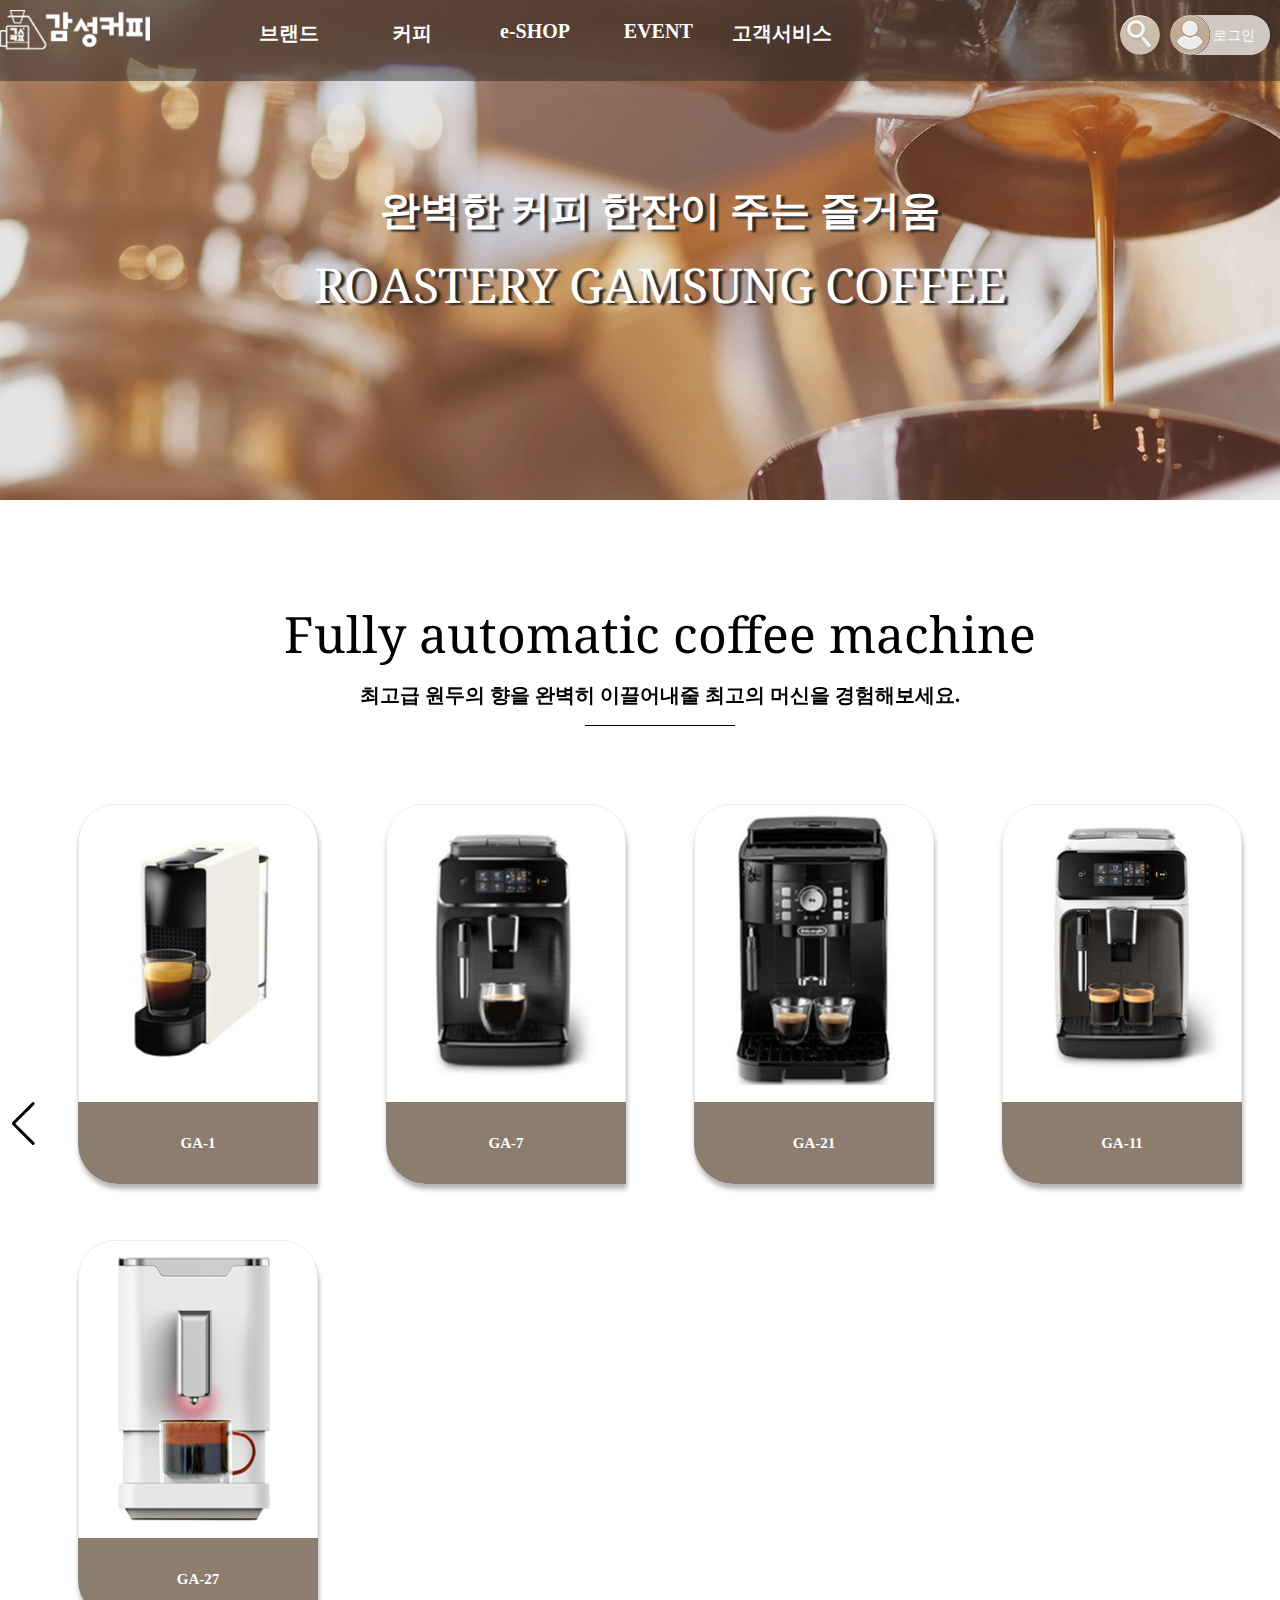
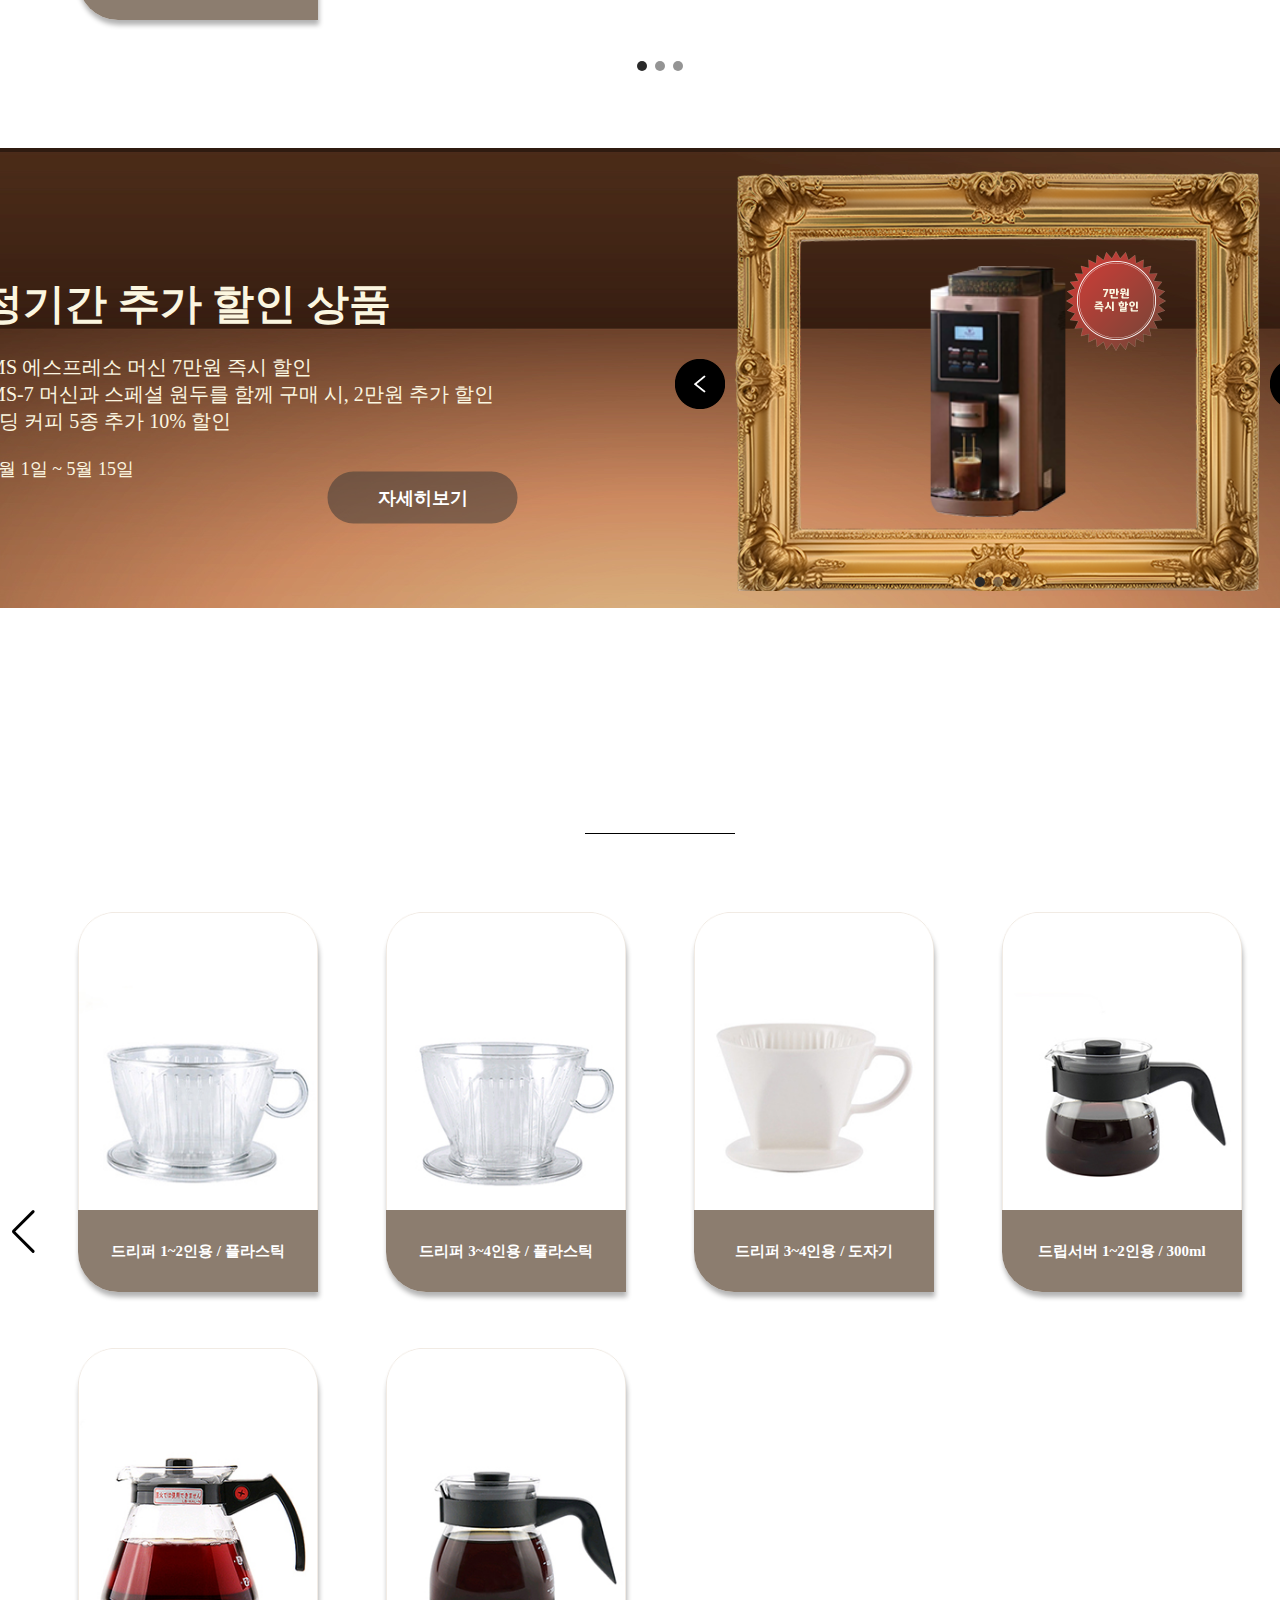
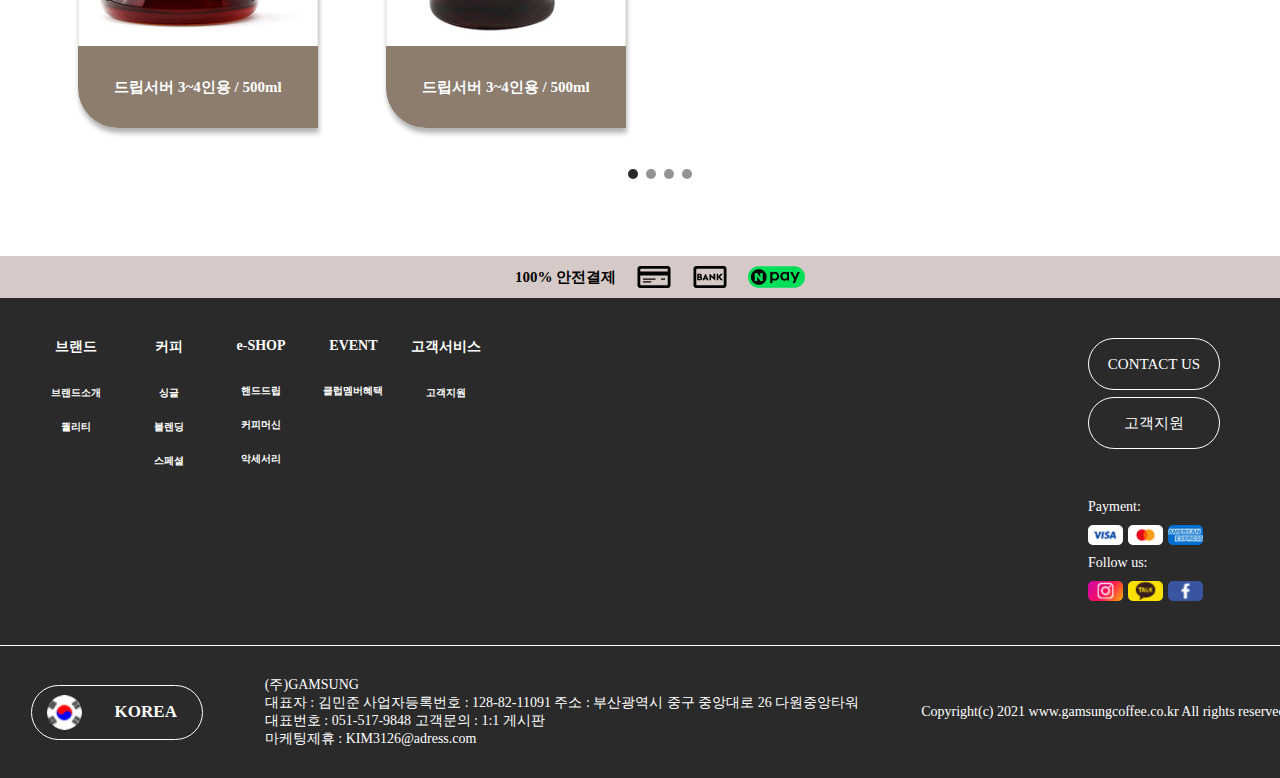
<file: sub3.html>
<!DOCTYPE html>
<html lang="ko">

<head>
    <meta charset="UTF-8">
    <meta name="viewport" content="width=1400"><!--다른 기기에서 1400px로 보임.-->
    <title>감성커피</title>
    <!-- 폰트 -->
    <link href="https://fonts.googleapis.com/css2?family=Alex+Brush&family=Noto+Serif:ital,wght@0,100..900;1,100..900&display=swap" rel="stylesheet">
    <link href="https://webfontworld.github.io/pretendard/Pretendard.css" rel="stylesheet">
    <link rel="shortcut icon" href="./images/favicon.png" type="image/png"><!-- 32px * 32px 심볼이나 브랜드 응용해서 만들기 -->
    <!-- 슬라이드 css -->
    <link rel="stylesheet" href="https://cdn.jsdelivr.net/npm/swiper@8/swiper-bundle.min.css">
    <!-- aos css -->
    <link href="https://unpkg.com/aos@2.3.1/dist/aos.css" rel="stylesheet">
    <!-- index css -->
    <link rel="stylesheet" href="./css/sub3.css">
</head>

<body>
    <!-- 헤더 -->
    <header>
        <div class="top">
            <!-- 상단 로고 -->
            <a href="./index.html"><img src="./images/header/toplogo.png" alt="감성커피"></a>
            <!-- 메뉴 -->
            <ul class="nav">
                <li><a href="./sub1.html">브랜드</a>
                    <ul class="sub"> <!-- 서브메뉴-->
                        <li><a href="./sub1.html#brand">브랜드소개</a></li>
                        <li><a href="./sub1.html#Quality">퀄리티</a></li>
                    </ul>
                </li>
                <li><a href="./sub2.html">커피</a>
                    <ul class="sub"> <!-- 서브메뉴-->
                        <li><a href="./sub2.html">싱글</a></li>
                        <li><a href="./sub2.html">블렌딩</a></li>
                        <li><a href="./sub2.html">스페셜</a></li>
                    </ul>
                </li>
                <li><a href="./sub3.html">e-SHOP</a>
                    <ul class="sub"> <!-- 서브메뉴-->
                        <li><a href="./sub3.html">핸드드립</a></li>
                        <li><a href="./sub3.html">커피머신</a></li>
                        <li><a href="./sub3.html">악세서리</a></li>
                    </ul>
                </li>
                <li><a href="./sub4.html">EVENT</a>
                    <ul class="sub"> <!-- 서브메뉴-->
                        <li><a href="./sub4.html">클럽멤버혜택</a></li>
                    </ul>
                </li>
                <li><a href="./sub5.html">고객서비스</a>
                    <ul class="sub"> <!-- 서브메뉴-->
                        <li><a href="./sub5.html">고객지원</a></li>
                    </ul>
                </li>
            </ul>

            <!-- 검색, 로그인, 장바구니 -->
            <ul class="top_icon">
                <!--검색-->
                <li>
                    <div class="search">
                            <input type="search" class="searchbar"><img src="./images/header/searchicon.png" alt="검색">
                    </div>
                </li>
                <!--로그인-->
                <li class="loginbar"><a href="#none"><img src="./images/header/loginbox.png" alt="로그인">
                        <div class="loginbg">
                            <p>로그인</p>
                        </div>
                    </a>
                    <a href="#none" class="login"><img src="./images/header/loginicon.png" alt="로그인"></a>
                </li>
                <!--장바구니-->
                <li><a href="#none"><img src="./images/header/shopicon.png" alt="장바구니"></a></li>
            </ul>
        </div>
    </header>

    <!-- 메인배너 -->
    <div class="mb_bg">
        <div class="mb1">
            <div class="mb_text">
                <h1>완벽한 커피 한잔이 주는 즐거움</h1>
                <h1 class="tittle">ROASTERY GAMSUNG COFFEE</h1>
            </div>
        </div>
    </div>

    <!-- 커피머신 -->
    <div class="itembox">
        <!-- 상품 이미지 -->
        <div class="swiper mySwiper">
            <div class="swiper-wrapper">
                <div class="swiper-slide bgc1">
                    <div class="con1_text2">
                        <h1 class="tittle" data-aos="fade-up" data-aos-duration="1000" data-aos-easing="ease-out-back">
                            Fully automatic coffee machine
                        </h1>
                        <p data-aos="fade-up" data-aos-duration="1200" data-aos-easing="ease-out-back">
                            최고급 원두의 향을 완벽히 이끌어내줄 최고의 머신을 경험해보세요.
                        </p>
                        <div class="borderline_div"></div>
                    </div>
                    <a href="#none">
                        <img src="./images/sub3/a1.png" alt="상품">
                        <div class="gallery_text2">
                            <h2>
                                GA-1
                            </h2>
                        </div>
                    </a>
                    <a href="#none">
                        <img src="./images/sub3/a2.png" alt="상품">
                        <div class="gallery_text2">
                            <h2>
                                GA-7
                            </h2>
                        </div>
                    </a>
                    <a href="#none">
                        <img src="./images/sub3/a3.png" alt="상품">
                        <div class="gallery_text2">
                            <h2>
                                GA-21
                            </h2>
                        </div>
                    </a>
                    <a href="#none">
                        <img src="./images/sub3/a4.png" alt="상품">
                        <div class="gallery_text2">
                            <h2>
                                GA-11
                            </h2>
                        </div>
                    </a>
                    <a href="#none">
                        <img src="./images/sub3/a5.png" alt="상품">
                        <div class="gallery_text2">
                            <h2>
                                GA-27
                            </h2>
                        </div>
                    </a>
                    <div class="sl"></div>
                    <div class="sl"></div>
                </div>

                <!-- 반자동 커피 머신 -->
                <div class="swiper-slide bgc2">
                    <div class="con1_text2">
                        <h1 class="tittle" data-aos="fade-up" data-aos-duration="1000" data-aos-easing="ease-out-back">
                            Semi automatic coffee machine
                        </h1>
                        <p data-aos="fade-up" data-aos-duration="1200" data-aos-easing="ease-out-back">
                            최고급 원두의 향을 완벽히 이끌어내줄 최고의 머신을 경험해보세요.
                        </p>
                        <div class="borderline_div"></div>
                    </div>
                    <a href="#none">


                        <img src="./images/sub3/sa1.png" alt="상품">
                        <div class="gallery_text2">
                            <h2>
                                GSA-02
                            </h2>
                        </div>
                    </a>
                    <a href="#none">
                        <img src="./images/sub3/sa2.png" alt="상품">
                        <div class="gallery_text2">
                            <h2>
                                GSA-03
                            </h2>
                        </div>
                    </a>
                    <a href="#none">
                        <img src="./images/sub3/sa3.png" alt="상품">
                        <div class="gallery_text2">
                            <h2>
                                GSA-11
                            </h2>
                        </div>
                    </a>
                    <a href="#none">
                        <img src="./images/sub3/sa4.png" alt="상품">
                        <div class="gallery_text2">
                            <h2>
                                GSA-14
                            </h2>
                        </div>
                    </a>
                    <a href="#none">
                        <img src="./images/sub3/sa5.png" alt="상품">
                        <div class="gallery_text2">
                            <h2>
                                GSA-01
                            </h2>
                        </div>
                    </a>
                    <div class="sl"></div>
                </div>

                <!-- 커피메이커 -->
                <div class="swiper-slide bgc3">
                    <div class="con1_text2">
                        <h1 class="tittle" data-aos="fade-up" data-aos-duration="1000" data-aos-easing="ease-out-back">
                            Coffee maker
                        </h1>
                        <p data-aos="fade-up" data-aos-duration="1200" data-aos-easing="ease-out-back">
                            최고급 원두의 향을 완벽히 이끌어내줄 최고의 머신을 경험해보세요.
                        </p>
                        <div class="borderline_div"></div>
                    </div>
                    <a href="#none">
                        <img src="./images/sub3/cm1.png" alt="상품">
                        <div class="gallery_text2">
                            <h2>
                                GCM-11
                            </h2>
                        </div>
                    </a>
                    <a href="#none">
                        <img src="./images/sub3/cm2.png" alt="상품">
                        <div class="gallery_text2">
                            <h2>
                                GCM-13
                            </h2>
                        </div>
                    </a>
                    <a href="#none">
                        <img src="./images/sub3/cm3.png" alt="상품">
                        <div class="gallery_text2">
                            <h2>
                                GCM-31
                            </h2>
                        </div>
                    </a>
                    <a href="#none">
                        <img src="./images/sub3/cm4.png" alt="상품">
                        <div class="gallery_text2">
                            <h2>
                                GCM-02
                            </h2>
                        </div>
                    </a>
                    <a href="#none">
                        <img src="./images/sub3/cm5.png" alt="상품">
                        <div class="gallery_text2">
                            <h2>
                                GCM-15
                            </h2>
                        </div>
                    </a>
                    <a href="#none">
                        <img src="./images/sub3/cm6.png" alt="상품">
                        <div class="gallery_text2">
                            <h2>
                                GCM-light01
                            </h2>
                        </div>
                    </a>
                    <div class="sl"></div>
                    <div class="sl"></div>
                </div>
                <div class="swiper-button-next"></div>
                <div class="swiper-button-prev"></div>
                <div class="swiper-pagination"></div>
            </div>
        </div>
    </div>

    <!-- 할인이벤트배너 -->
    <div class="sb_bg">
        <div class="sb">
            <div class="sb_text">
                <h1>
                    한정기간 추가 할인 상품
                </h1>
                <ol>
                    <li>GAMS 에스프레소 머신 7만원 즉시 할인</li>
                    <li>GAMS-7 머신과 스페셜 원두를 함께 구매 시, 2만원 추가 할인</li>
                    <li>브렌딩 커피 5종 추가 10% 할인</li>
                </ol>
                <p>기간 : 5월 1일 ~ 5월 15일</p>
            </div>
            <div class="readmore2">
                <a href="#none">
                    <h3>자세히보기</h3>
                </a>
            </div>
            <!-- 구문 -->
            <div class="slidebox">
                <div class="linebox"><!--슬라이드 액자 테두리-->
                    <img src="./images/sub3/salebn_line.jpg.png" alt="추가할인" class="salebn_line">
                </div>
                <div class="swiper-container slide">
                    <div class="swiper-wrapper">
                        <div class="swiper-slide">
                            <a href="#none">
                                <img src="./images/sub3/saleitem1.png" alt="상품1">
                                <img src="./images/sub3/saleicon1.png" alt="할인1">
                            </a>
                        </div>
                        <div class="swiper-slide">
                            <a href="#none">
                                <img src="./images/sub3/saleitem2.png" alt="상품2">
                                <img src="./images/sub3/saleicon2.png" alt="할인2">
                            </a>
                        </div>
                        <div class="swiper-slide">
                            <a href="#none">
                                <img src="./images/sub3/saleitem3.png" alt="상품3">
                                <img src="./images/sub3/saleicon3.png" alt="할인3">
                            </a>
                        </div>
                    </div>
                    <!-- 블릿 버튼 -->
                    <div class="swiper-pagination"></div>
                </div>
                <!-- 화살표 버튼 -->
                <div class="swiper-button-next"></div>
                <div class="swiper-button-prev"></div>
            </div>
        </div>
    </div>

    <!-- 드리퍼, 드립서버 -->
    <div class="itembox">
        <!-- 상품 이미지 -->
        <div class="swiper mySwiper">
            <div class="swiper-wrapper">
                <div class="swiper-slide bgc1">
                    <div class="con1_text2">
                        <h1 class="tittle" data-aos="fade-up" data-aos-duration="1000" data-aos-easing="ease-out-back">
                            Dripper&amp;Drip server
                        </h1>
                        <p data-aos="fade-up" data-aos-duration="1200" data-aos-easing="ease-out-back">
                            최고급 원두의 향을 완벽히 이끌어내줄 최고의 아이템
                        </p>
                        <div class="borderline_div"></div>
                    </div>
                    <a href="#none">
                        <img src="./images/sub3/dripper1.png" alt="상품">
                        <div class="gallery_text2">
                            <h2>
                                드리퍼 1~2인용 / 플라스틱
                            </h2>
                        </div>
                    </a>
                    <a href="#none">
                        <img src="./images/sub3/dripper2.png" alt="상품">
                        <div class="gallery_text2">
                            <h2>
                                드리퍼 3~4인용 / 플라스틱
                            </h2>
                        </div>
                    </a>
                    <a href="#none">
                        <img src="./images/sub3/dripper3.png" alt="상품">
                        <div class="gallery_text2">
                            <h2>
                                드리퍼 3~4인용 / 도자기
                            </h2>
                        </div>
                    </a>
                    <a href="#none">
                        <img src="./images/sub3/server1.png" alt="상품">
                        <div class="gallery_text2">
                            <h2>
                                드립서버 1~2인용 / 300ml
                            </h2>
                        </div>
                    </a>
                    <a href="#none">
                        <img src="./images/sub3/server2.png" alt="상품">
                        <div class="gallery_text2">
                            <h2>
                                드립서버 3~4인용 / 500ml
                            </h2>
                        </div>
                    </a>
                    <a href="#none">
                        <img src="./images/sub3/server3.png" alt="상품">
                        <div class="gallery_text2">
                            <h2>
                                드립서버 3~4인용 / 500ml
                            </h2>
                        </div>
                    </a>
                    <div class="sl"></div>
                    <div class="sl"></div>
                </div>

                <!-- 필터, 포트 -->
                <div class="swiper-slide bgc2">
                    <div class="con1_text2">
                        <h1 class="tittle" data-aos="fade-up" data-aos-duration="1000" data-aos-easing="ease-out-back">
                            Filter&amp;Pot
                        </h1>
                        <p data-aos="fade-up" data-aos-duration="1200" data-aos-easing="ease-out-back">
                            최고급 원두의 향을 완벽히 이끌어내줄 최고의 아이템
                        </p>
                        <div class="borderline_div"></div>
                    </div>
                    <a href="#none">


                        <img src="./images/sub3/filter-1.png" alt="상품">
                        <div class="gallery_text2">
                            <h2>
                                커피 필터 50EA (1X1)
                            </h2>
                        </div>
                    </a>
                    <a href="#none">
                        <img src="./images/sub3/filter-2.png" alt="상품">
                        <div class="gallery_text2">
                            <h2>
                                커피 필터 50EA (1X2)
                            </h2>
                        </div>
                    </a>
                    <a href="#none">
                        <img src="./images/sub3/filter-1.png" alt="상품">
                        <div class="gallery_text2">
                            <h2>
                                커피 필터 10EA (1X1)
                            </h2>
                        </div>
                    </a>
                    <a href="#none">
                        <img src="./images/sub3/filter-2.png" alt="상품">
                        <div class="gallery_text2">
                            <h2>
                                커피 필터 100EA (1X2)
                            </h2>
                        </div>
                    </a>
                    <a href="#none">
                        <img src="./images/sub3/pot1.png" alt="상품">
                        <div class="gallery_text2">
                            <h2>
                                알라딘 드립포트 브론즈 (450ml)
                            </h2>
                        </div>
                    </a>
                    <a href="#none">
                        <img src="./images/sub3/pot2.png" alt="상품">
                        <div class="gallery_text2">
                            <h2>
                                호소구치형 드립포트 (700ml)
                            </h2>
                        </div>
                    </a>
                    <div class="sl"></div>
                    <div class="sl"></div>
                </div>

                <!-- 그라인더 -->
                <div class="swiper-slide bgc3">
                    <div class="con1_text2">
                        <h1 class="tittle" data-aos="fade-up" data-aos-duration="1000" data-aos-easing="ease-out-back">
                            Grinder
                        </h1>
                        <p data-aos="fade-up" data-aos-duration="1200" data-aos-easing="ease-out-back">
                            최고급 원두의 향을 완벽히 이끌어내줄 최고의 아이템
                        </p>
                        <div class="borderline_div"></div>
                    </div>
                    <a href="#none">
                        <img src="./images/sub3/grinder1.png" alt="상품">
                        <div class="gallery_text2">
                            <h2>
                                핸드밀 GH-02
                            </h2>
                        </div>
                    </a>
                    <a href="#none">
                        <img src="./images/sub3/grinder2.png" alt="상품">
                        <div class="gallery_text2">
                            <h2>
                                핸드밀 GH-05
                            </h2>
                        </div>
                    </a>
                    <a href="#none">
                        <img src="./images/sub3/grinder3.png" alt="상품">
                        <div class="gallery_text2">
                            <h2>
                                자동 그라인더 GA-21
                            </h2>
                        </div>
                    </a>
                    <a href="#none">
                        <img src="./images/sub3/grinder4.png" alt="상품">
                        <div class="gallery_text2">
                            <h2>
                                자동 그라인더 GA-7
                            </h2>
                        </div>
                    </a>
                    <a href="#none">
                        <img src="./images/sub3/grinder5.png" alt="상품">
                        <div class="gallery_text2">
                            <h2>
                                원목 핸드밀 GH-03
                            </h2>
                        </div>
                    </a>
                    <a href="#none">
                        <img src="./images/sub3/grinder6.png" alt="상품">
                        <div class="gallery_text2">
                            <h2>
                                핸드밀 GH-87
                            </h2>
                        </div>
                    </a>
                    <div class="sl"></div>
                    <div class="sl"></div>
                </div>

                <!-- 악세사리 -->
                <div class="swiper-slide bgc4">
                    <div class="con1_text2">
                        <h1 class="tittle" data-aos="fade-up" data-aos-duration="1000" data-aos-easing="ease-out-back">
                            Accessories
                        </h1>
                        <p data-aos="fade-up" data-aos-duration="1200" data-aos-easing="ease-out-back">
                            최고급 원두의 향을 완벽히 이끌어내줄 최고의 아이템
                        </p>
                        <div class="borderline_div"></div>
                    </div>
                    <a href="#none">
                        <img src="./images/sub3/tumbler.png" alt="상품">
                        <div class="gallery_text2">
                            <h2>
                                G-크림 텀블러 (591ml)
                            </h2>
                            <p>
                        </div>
                    </a>
                    <a href="#none">
                        <img src="./images/sub3/mug.png" alt="상품">
                        <div class="gallery_text2">
                            <h2>
                                G-하우스 머그 (355ml)
                            </h2>
                        </div>
                    </a>
                    <a href="#none">
                        <img src="./images/sub3/mug2.png" alt="상품">
                        <div class="gallery_text2">
                            <h2>
                                G-별자리 온도 변화 머그컵 (355ml)
                            </h2>
                        </div>
                    </a>
                    <a href="#none">
                        <img src="./images/sub3/tumbler2.png" alt="상품">
                        <div class="gallery_text2">
                            <h2>
                                G-탄생 별자리 텀블러 (591ml)
                            </h2>
                        </div>
                    </a>
                    <a href="#none">
                        <img src="./images/sub3/tumbler3.png" alt="상품">
                        <div class="gallery_text2">
                            <h2>
                                G-낙엽 텀블러 (473ml)
                            </h2>
                        </div>
                    </a>
                    <div class="sl"></div>
                    <div class="sl"></div>
                </div>
                <div class="swiper-button-next"></div>
                <div class="swiper-button-prev"></div>
                <div class="swiper-pagination"></div>
            </div>
        </div>
    </div>

    <!-- 100% 안전결제 -->
    <div class="paybar">
        <ul class="pay">
            <li>100% 안전결제</li>
            <li><img src="./images/sub3/card.png" alt="안전결제"></li>
            <li><img src="./images/sub3/bank.png" alt="안전결제"></li>
            <li><img src="./images/sub3/npay.png" alt="안전결제"></li>
        </ul>
    </div>

    <!-- footer -->
    <footer>
        <div class="footer_box">
            <div class="footer1">
                <div class="footer_content1">
                    <ul class="footer_nav">
                        <li>브랜드
                            <ul> <!-- 서브메뉴-->
                                <li><a href="./sub1.html">브랜드소개</a></li>
                                <li><a href="./sub1.html">퀄리티</a></li>
                            </ul>
                        </li>
                        <li>커피
                            <ul> <!-- 서브메뉴-->
                                <li><a href="./sub2.html">싱글</a></li>
                                <li><a href="./sub2.html">블렌딩</a></li>
                                <li><a href="./sub2.html">스페셜</a></li>
                            </ul>
                        </li>
                        <li>e-SHOP
                            <ul> <!-- 서브메뉴-->
                                <li><a href="./sub3.html">핸드드립</a></li>
                                <li><a href="./sub3.html">커피머신</a></li>
                                <li><a href="./sub3.html">악세서리</a></li>
                            </ul>
                        </li>
                        <li>EVENT
                            <ul> <!-- 서브메뉴-->
                                <li><a href="./sub4.html">클럽멤버혜택</a></li>
                            </ul>
                        </li>
                        <li>고객서비스
                            <ul> <!-- 서브메뉴-->
                                <li><a href="./sub5.html">고객지원</a></li>
                            </ul>
                        </li>
                    </ul>
                </div>

                <!-- 고객지원 페이먼트 SNS -->
                <div class="footer_content2">
                    <a href="#none">CONTACT US</a>
                    <a href="./sub5.html">고객지원</a>
                    <p>Payment:</p>
                    <div class="footer_pay_icon">
                        <img src="./images/footer/payments-visa.png" alt="visa">
                        <img src="./images/footer/payments-master.png" alt="master">
                        <img src="./images/footer/payments-americanexpress.png" alt="americanexpress">
                    </div>
                    <p>Follow us:</p>
                    <div class="footer_pay_icon">
                        <a href="#none"><img src="./images/footer/instaricon.png" alt="instar"></a>
                        <a href="#none"><img src="./images/footer/kakaoicon.png" alt="kakao"></a>
                        <a href="#none"><img src="./images/footer/facebookicon.png" alt="facebook"></a>
                    </div>
                </div>
            </div>
        </div>

        <!-- 한국어 카피라이트 -->
        <div class="footer2">
            <div class="korean">
                <img src="./images/footer/korea.png" alt="한국어">
                <h3>KOREA</h3>
            </div>
            <div class="adress">
                <p>(주)GAMSUNG</p>
                <p>대표자 : 김민준 사업자등록번호 : 128-82-11091 주소 : 부산광역시 중구 중앙대로 26 다원중앙타워</p>
                <p>대표번호 : 051-517-9848 고객문의 : 1:1 게시판</p>
                <p>마케팅제휴 : KIM3126@adress.com</p>
            </div>
            <div class="copyright">
                Copyright(c) 2021 www.gamsungcoffee.co.kr All rights reserved.
            </div>
        </div>

    </footer>

    <!-- 탑 버튼 -->
    <div class="top_btn">
        <div class="btn_in">
            <a href="#">
                <img src="./images/sub3/topbtn.png" alt="btn">
                <img src="./images/sub3/topbtn_hover.png" alt="btn">
            </a>
        </div>
    </div>

    <!-- js -->

    <script src="https://code.jquery.com/jquery-2.2.0.min.js"></script>
    <script src="https://cdn.jsdelivr.net/npm/swiper@8/swiper-bundle.min.js"></script>
    <!-- aos 스크롤 -->
    <script src="https://unpkg.com/aos@2.3.1/dist/aos.js"></script>
    <!-- js 경로 -->
    <script src="./script/sub3.js"></script>
</body>

</html>
</file>
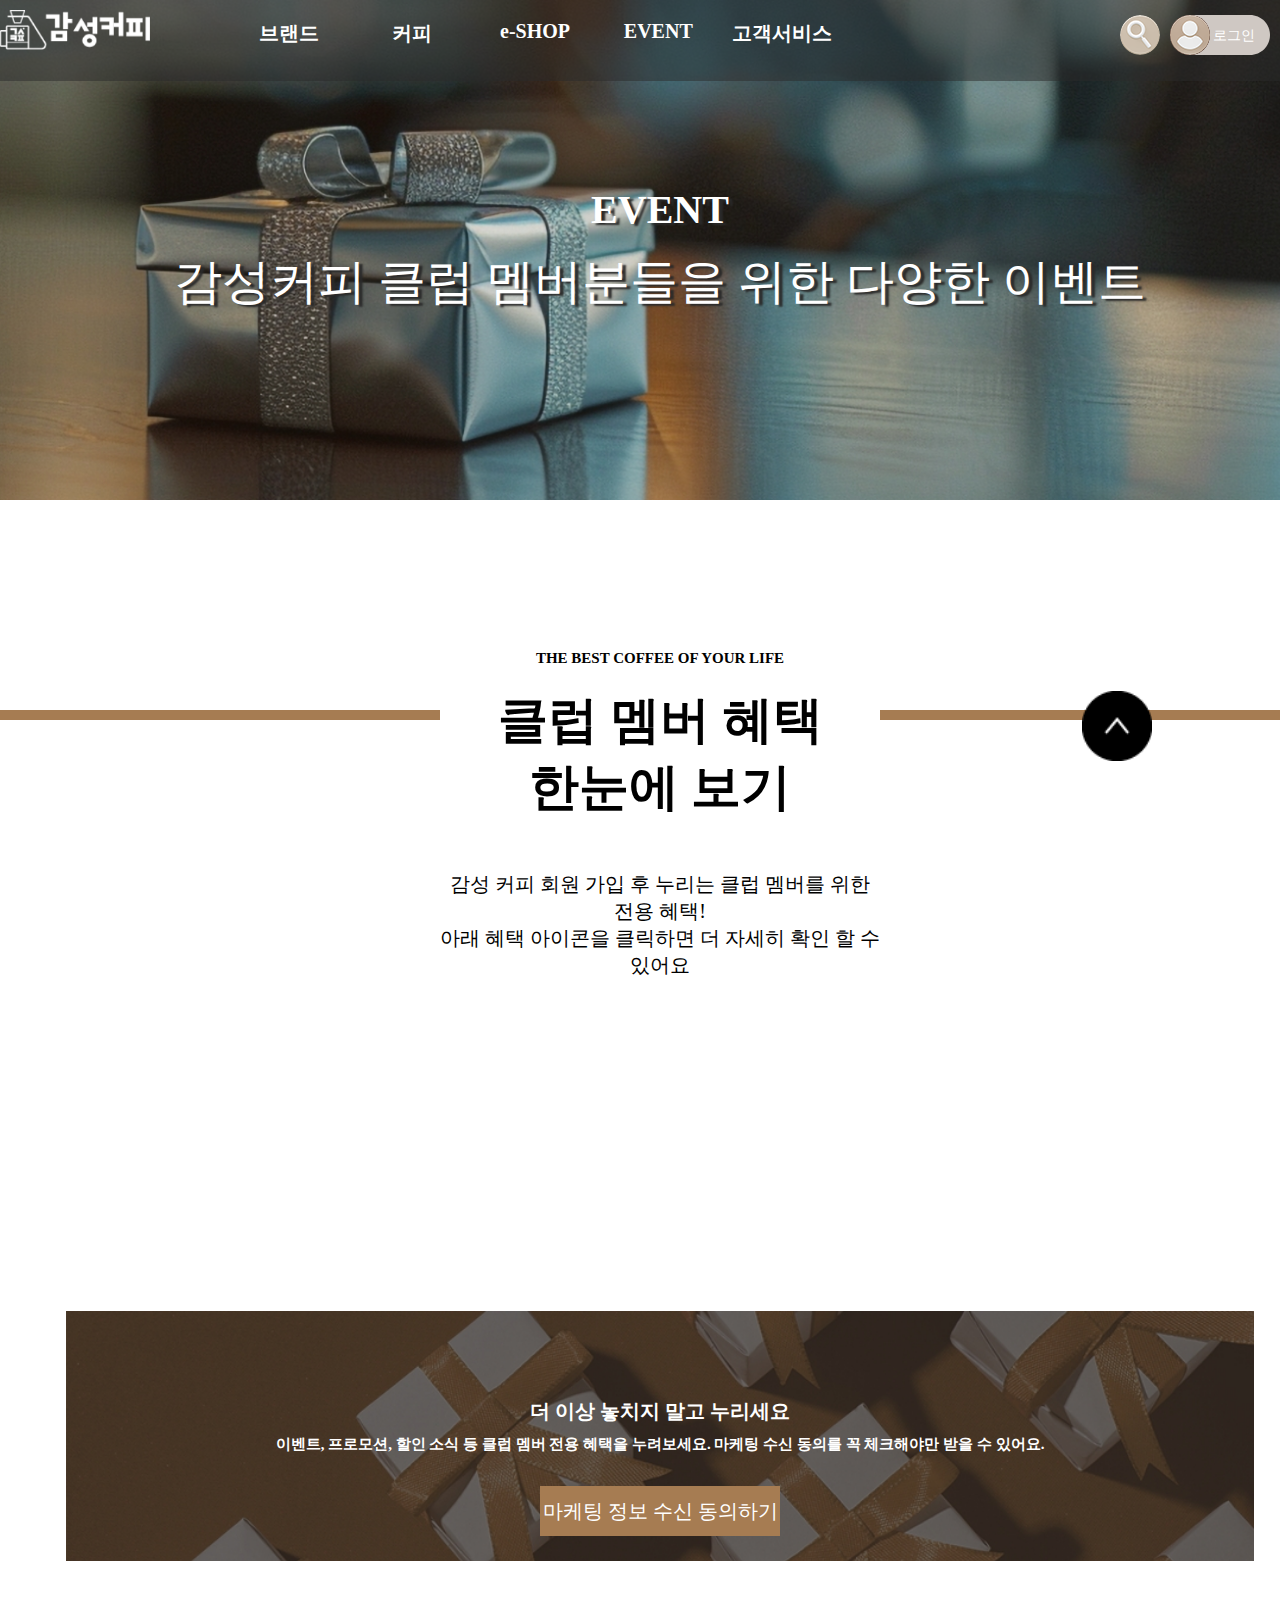
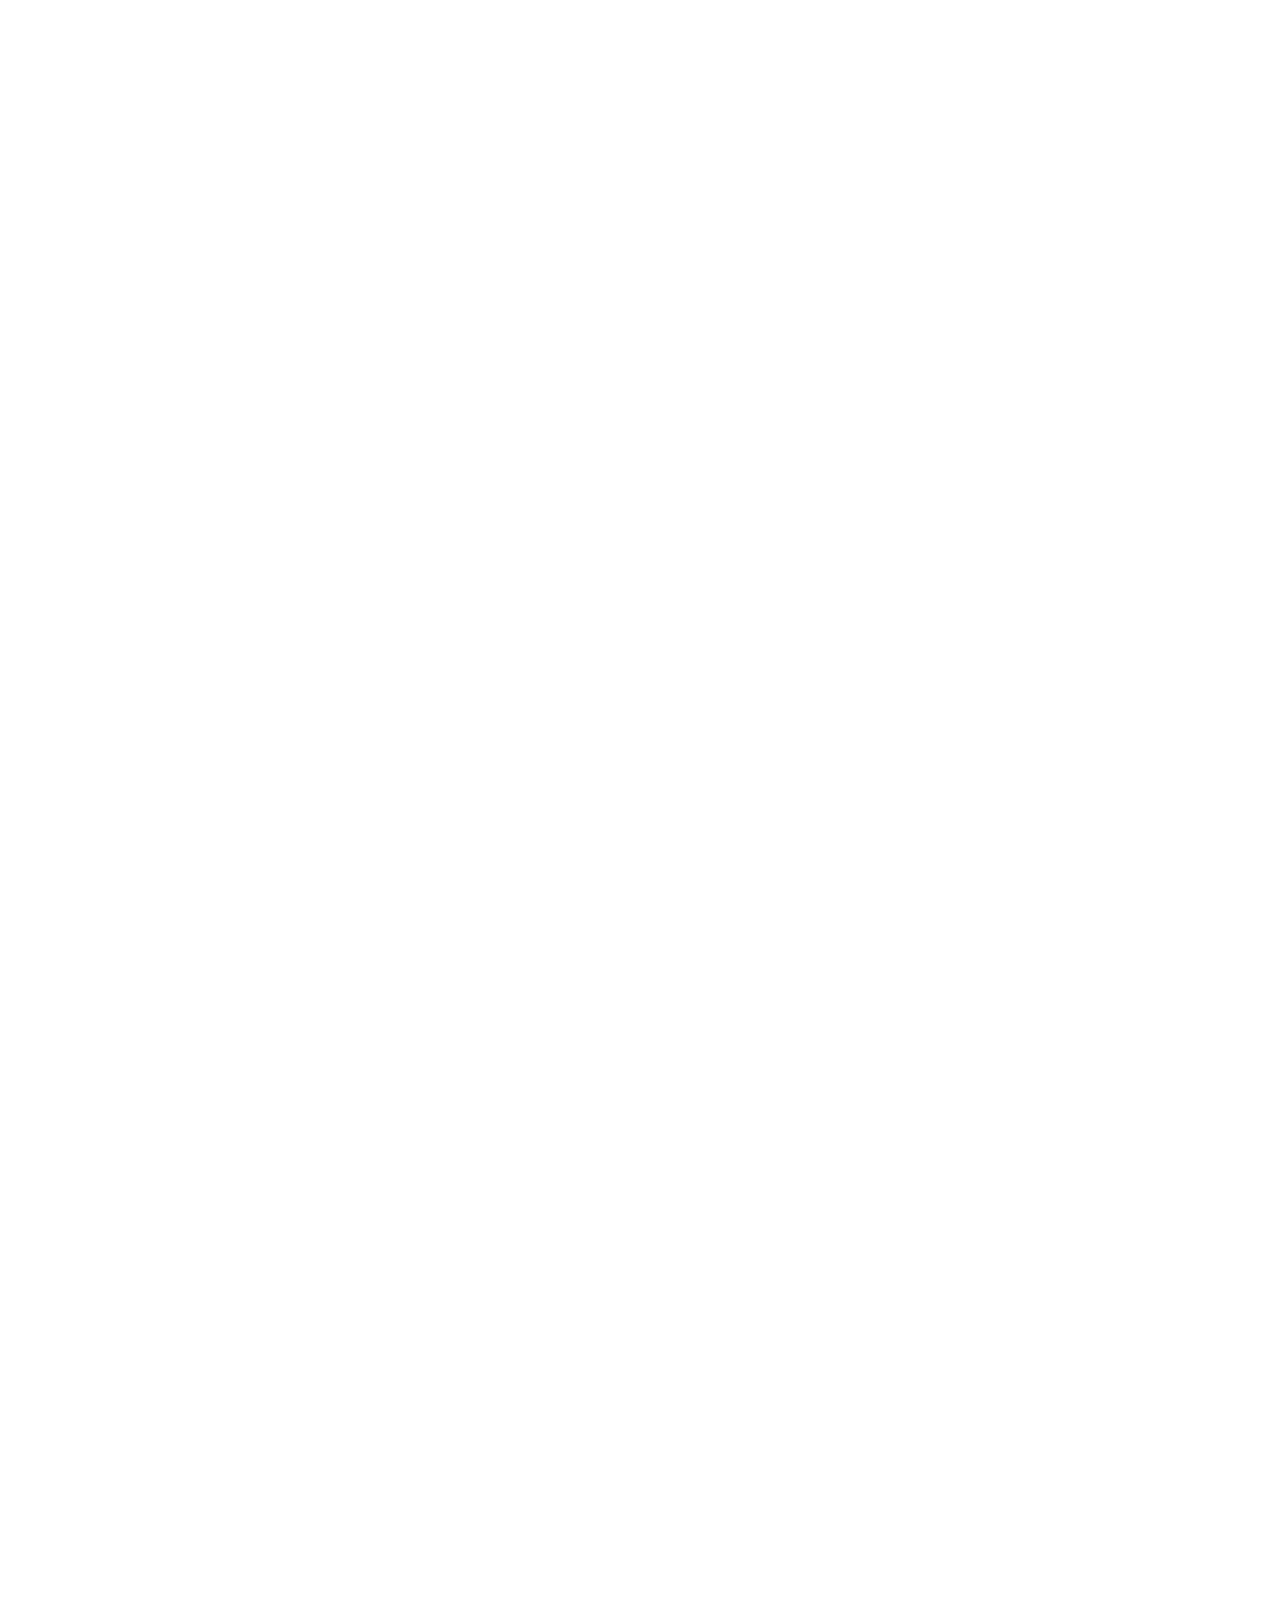
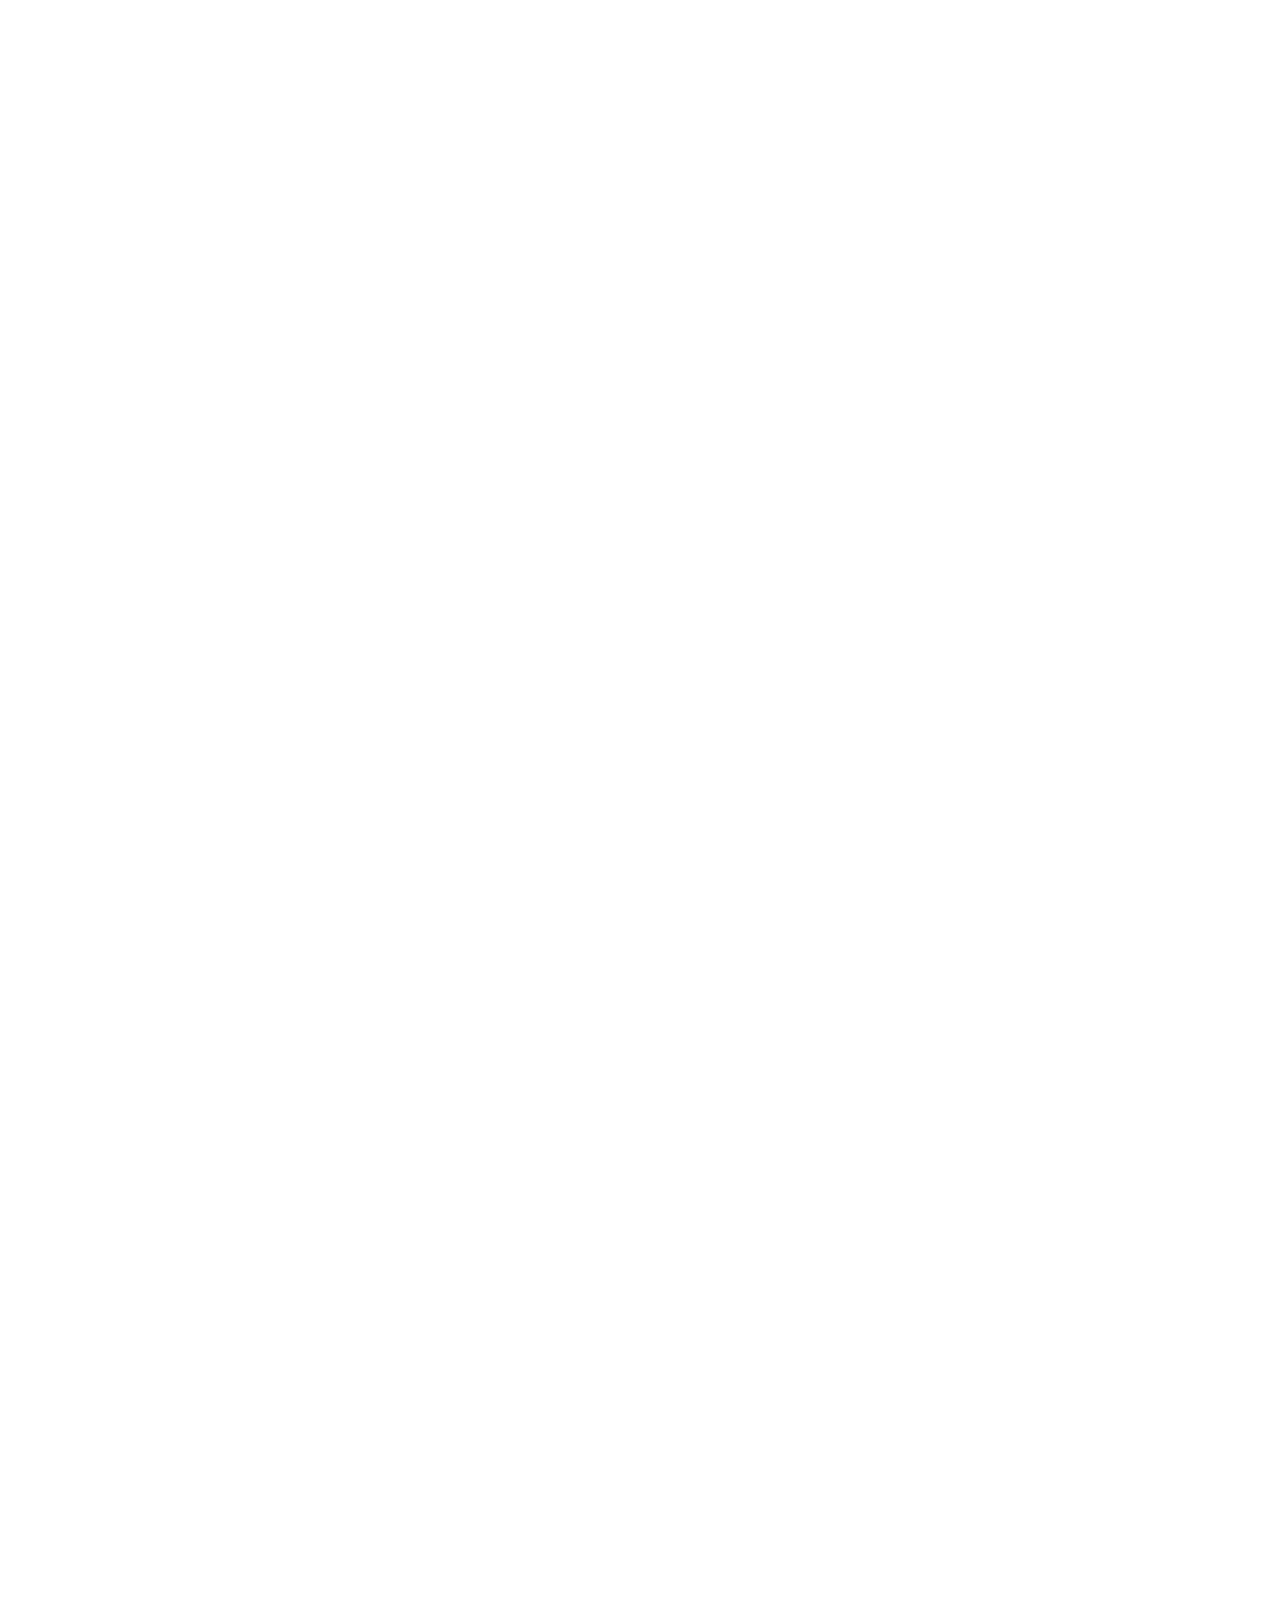
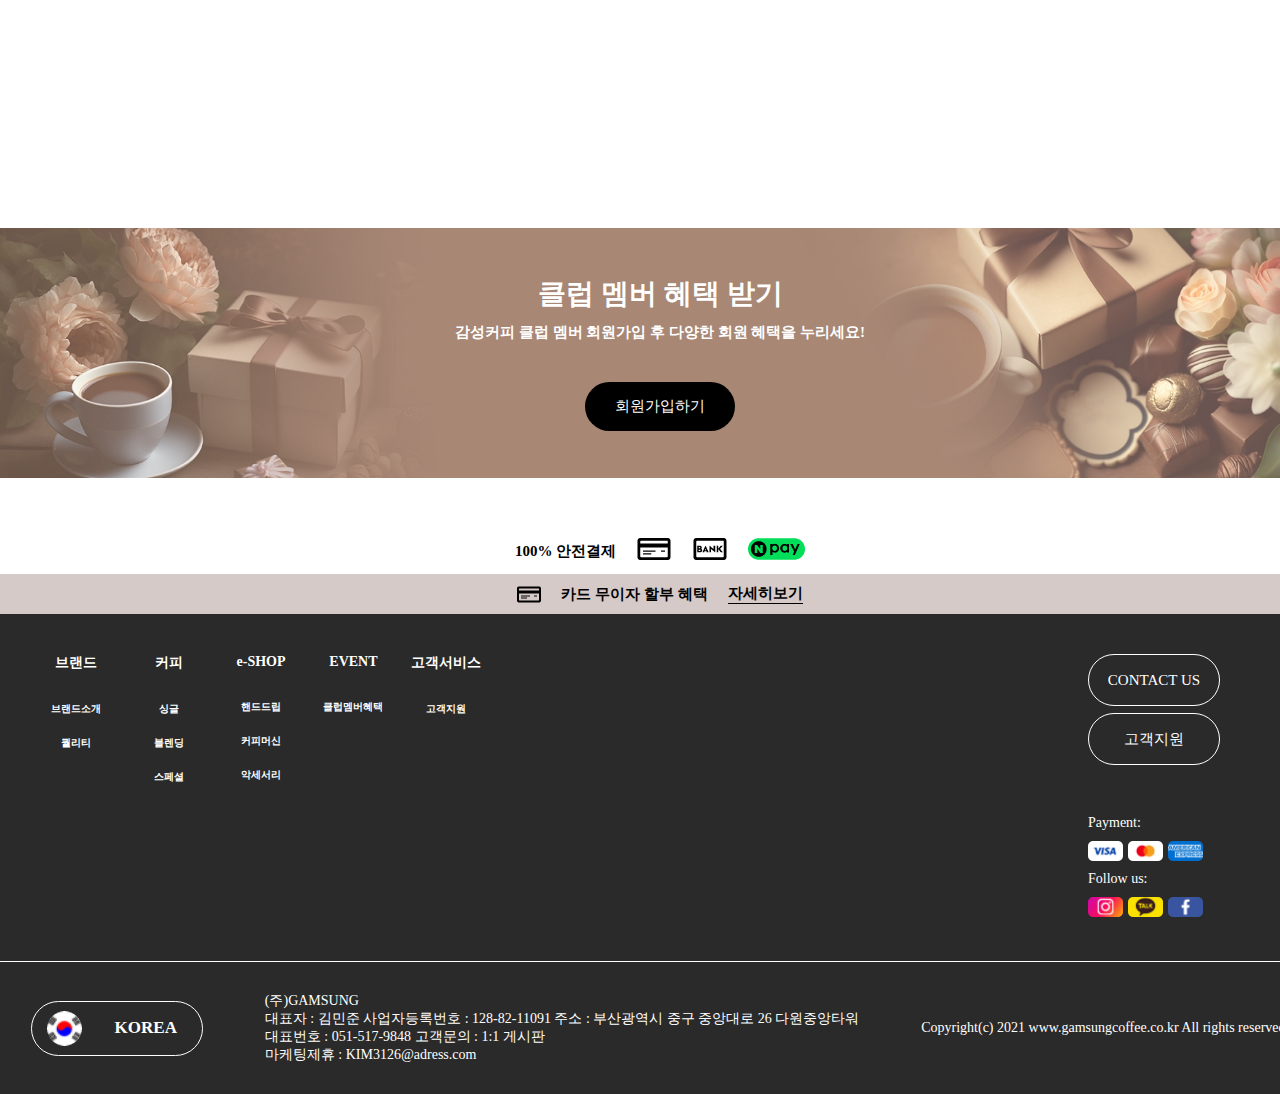
<file: sub4.html>
<!DOCTYPE html>
<html lang="ko">

<head>
    <meta charset="UTF-8">
    <meta name="viewport" content="width=1400"><!--다른 기기에서 1400px로 보임.-->
    <title>감성커피</title>
    <link
        href="https://fonts.googleapis.com/css2?family=Alex+Brush&family=Noto+Serif:ital,wght@0,100..900;1,100..900&display=swap"
        rel="stylesheet">
    <link href="https://webfontworld.github.io/pretendard/Pretendard.css" rel="stylesheet">
    <link rel="shortcut icon" href="./images/favicon.png" type="image/png"><!-- 32px * 32px 심볼이나 브랜드 응용해서 만들기 -->
    <!-- 슬라이드 css -->
    <link rel="stylesheet" href="https://cdn.jsdelivr.net/npm/swiper@8/swiper-bundle.min.css">
    <!-- aos css -->
    <link href="https://unpkg.com/aos@2.3.1/dist/aos.css" rel="stylesheet">
    <!-- index css -->
    <link rel="stylesheet" href="./css/sub4.css">
</head>

<body>
    <!-- 헤더 -->
    <header>
        <div class="top">
            <!-- 상단 로고 -->
            <a href="./index.html"><img src="./images/header/toplogo.png" alt="감성커피"></a>
            <!-- 메뉴 -->
            <ul class="nav">
                <li><a href="./sub1.html">브랜드</a>
                    <ul class="sub"> <!-- 서브메뉴-->
                        <li><a href="./sub1.html#brand">브랜드소개</a></li>
                        <li><a href="./sub1.html#Quality">퀄리티</a></li>
                    </ul>
                </li>
                <li><a href="./sub2.html">커피</a>
                    <ul class="sub"> <!-- 서브메뉴-->
                        <li><a href="./sub2.html">싱글</a></li>
                        <li><a href="./sub2.html">블렌딩</a></li>
                        <li><a href="./sub2.html">스페셜</a></li>
                    </ul>
                </li>
                <li><a href="./sub3.html">e-SHOP</a>
                    <ul class="sub"> <!-- 서브메뉴-->
                        <li><a href="./sub3.html">핸드드립</a></li>
                        <li><a href="./sub3.html">커피머신</a></li>
                        <li><a href="./sub3.html">악세서리</a></li>
                    </ul>
                </li>
                <li><a href="./sub4.html">EVENT</a>
                    <ul class="sub"> <!-- 서브메뉴-->
                        <li><a href="./sub4.html">클럽멤버혜택</a></li>
                    </ul>
                </li>
                <li><a href="./sub5.html">고객서비스</a>
                    <ul class="sub"> <!-- 서브메뉴-->
                        <li><a href="./sub5.html">고객지원</a></li>
                    </ul>
                </li>
            </ul>

            <!-- 검색, 로그인, 장바구니 -->
            <ul class="top_icon">
                <!--검색-->
                <li>
                    <div class="search">
                            <input type="search" class="searchbar"><img src="./images/header/searchicon.png" alt="검색">
                    </div>
                </li>
                <!--로그인-->
                <li class="loginbar"><a href="#none"><img src="./images/header/loginbox.png" alt="로그인">
                        <div class="loginbg">
                            <p>로그인</p>
                        </div>
                    </a>
                    <a href="#none" class="login"><img src="./images/header/loginicon.png" alt="로그인"></a>
                </li>
                <!--장바구니-->
                <li><a href="#none"><img src="./images/header/shopicon.png" alt="장바구니"></a></li>
            </ul>
        </div>
    </header>

    <!-- 메인배너 -->
    <div class="mb_bg">
        <div class="mb1">
            <div class="mb_text">
                <h1>EVENT</h1>
                <h1 class="tittle">감성커피 클럽 멤버분들을 위한 다양한 이벤트</h1>
            </div>
        </div>
    </div>

    <!-- contents -->
    <div class="content_wrap">
        <!-- 타이틀 텍스트 -->
        <div class="tittle_wrap">
            <div class="book_borderline" data-aos="fade-right" data-aos-duration="2000">
            </div>
            <div class="tittle_box">
                <p>THE BEST COFFEE OF YOUR LIFE</p>
                <h1>클럽 멤버 혜택 <br>
                    한눈에 보기</h1>
                <h3>
                    감성 커피 회원 가입 후 누리는 클럽 멤버를 위한 전용 혜택! <br>
                    아래 혜택 아이콘을 클릭하면 더 자세히 확인 할 수 있어요
                </h3>
            </div>
            <div class="book_borderline" data-aos="fade-left" data-aos-duration="2000">
            </div>
        </div>
        <!-- 이벤트 아이콘 -->
        <div class="wrap_in">
            <div class="event_icon_box">
                <ul class="icon_nav">
                    <li data-aos="zoom-in-up" data-aos-duration="500" data-aos-easing="ease-out-back">
                        <a href="#none">
                            <img src="./images/sub4/icon_discount.png" alt="원두 할인 혜택">
                        </a>
                        <p>원두 할인 혜택</p>
                    </li>
                    <li data-aos="zoom-in-up" data-aos-duration="800" data-aos-easing="ease-out-back">
                        <a href="#none">
                            <img src="./images/sub4/icon_gift.png" alt="사은품 증정 이벤트">
                        </a>
                        <p>사은품 증정 이벤트</p>
                    </li>
                    <li data-aos="zoom-in-up" data-aos-duration="1100" data-aos-easing="ease-out-back">
                        <a href="#none">
                            <img src="./images/sub4/icon_payback.png" alt="머신 최대 100% 페이백">
                        </a>
                        <p>머신 최대 100% 페이백</p>
                    </li>
                    <li data-aos="zoom-in-up" data-aos-duration="1400" data-aos-easing="ease-out-back">
                        <a href="#none">
                            <img src="./images/sub4/icon_free_warranty.png" alt="기기 무상 보증 혜택">
                        </a>
                        <p>기기 무상 보증 혜택</p>
                    </li>
                    <li data-aos="zoom-in-up" data-aos-duration="1700" data-aos-easing="ease-out-back">
                        <a href="#none">
                            <img src="./images/sub4/icon_point.png" alt="포인트 적립 혜택">
                        </a>
                        <p>포인트 적립 혜택</p>
                    </li>
                </ul>
            </div>
            <!-- 이벤트 배너1 -->
            <div class="event_bn_wrap">
                <div class="agree">
                    <a href="#none">마케팅 정보 수신 동의하기</a>
                </div>
                <div class="event_bn1">
                    <h3>더 이상 놓치지 말고 누리세요</h3>
                    <p>이벤트, 프로모션, 할인 소식 등 클럽 멤버 전용 혜택을 누려보세요. 마케팅 수신 동의를 꼭 체크해야만 받을 수 있어요.</p>
                </div>

            </div>
            <!-- 이벤트 내용 -->
            <div class="event">
                <!-- 원두 할인 -->
                <div class="event_text" data-aos="fade-zoom-in" data-aos-easing="ease-in-back" data-aos-delay="0"
                    data-aos-offset="0" data-aos-duration="1000">
                    <h1>이달의 원두 할인 혜택</h1>
                    <h3>감성커피를 사랑해주시는 회원님들께 드리는 선물</h3>
                    <p>
                        감성커피가 선정한 이달의 커피를 1,000원 할인 혜택과 함께 <br>
                        즐겨보세요. 커피 할인 혜택은 한 달에 한번, 한정 기간 <br>
                        운영됩니다
                    </p>
                    <span><a href="#none">이달의 커피 만나보기</a></span>
                </div>
                <div class="event_img" data-aos="fade-left" data-aos-duration="2000" data-aos-easing="ease-out-back">
                    <img src="./images/sub4/img_discount.jpg" alt="원두 할인 혜택">
                </div>
                <!-- 사은품 증정 -->
                <div class="event_img" data-aos="fade-right" data-aos-duration="2000" data-aos-easing="ease-out-back">
                    <img src="./images/sub4/img_gift.jpg" alt="사은품 증정 이벤트">
                </div>
                <div class="event_text" data-aos="fade-zoom-in" data-aos-easing="ease-in-back" data-aos-delay="0"
                    data-aos-offset="0" data-aos-duration="1000">
                    <h1>사은품 증정 이벤트</h1>
                    <h3>커피만 구매해도 받는 웰컴 액세서리 혜택</h3>
                    <p>
                        나만의 취향대로 커피를 구매하고, 추가 사은품도 받아보세요. <br>
                        스페셜 커피 또는 블랜드 커피 7만원 이상 담으시면 <br>
                        최대 30,000원 상당의 웰컴 기프트*를 드립니다.
                    </p>
                    <p>*신규고객대상</p>
                    <span><a href="#none">자세히보기</a></span>
                </div>
                <!-- 머신 최대 100% 페이백 -->
                <div class="event_text" data-aos="fade-zoom-in" data-aos-easing="ease-in-back" data-aos-delay="0"
                    data-aos-offset="0" data-aos-duration="1000">
                    <h1>머신 최대100% <br>
                        페이백</h1>
                    <h3>신규 회원 맞춤형 플러스 멤버십</h3>
                    <p>커피 머신이 처음인가요? <br>
                        머신 가격의 최대 100%를 커피 할인으로 페이백 받으세요.</p>
                    <span><a href="#none">머신 구매하고 페이백 받기</a></span>
                </div>
                <div class="event_img" data-aos="fade-left" data-aos-duration="2000" data-aos-easing="ease-out-back">
                    <img src="./images/sub4/img_payback.jpg" alt="머신 최대 100% 페이백">
                </div>
                <!-- 기기 무상 보증 혜택 -->
                <div class="event_img" data-aos="fade-right" data-aos-duration="2000" data-aos-easing="ease-out-back">
                    <img src="./images/sub4/img_free_warranty.jpg" alt="기기 무상 보증 혜택">
                </div>
                <div class="event_text" data-aos="fade-zoom-in" data-aos-easing="ease-in-back" data-aos-delay="0"
                    data-aos-offset="0" data-aos-duration="1000">
                    <h1>기기 무상 보증 혜택​</h1>
                    <h3>머신 24개월 <br>
                        무상 수리 서비스 <br>
                        &amp;무상 머신 픽업 및 배송 <br>
                        &amp;수리 중 무상 머신 임대</h3>
                    <p>감성커피의 커피 머신, 커피메이커를 정품등록 시 <br>
                        추가로 1년의 무상 보증 혜택*을 받으실 수 있습니다</p>
                    <span><a href="#none">정품 등록하고 혜택 받기</a></span>
                </div>
                <!-- 포인트 적립 혜택 -->
                <div class="event_text" data-aos="fade-zoom-in" data-aos-easing="ease-in-back" data-aos-delay="0"
                    data-aos-offset="0" data-aos-duration="1000">
                    <h1>포인트 적립 혜택</h1>
                    <h3>감성커피 CLUB 가입 후 멤버십 이용 시</h3>
                    <p>감성커피 CLUB 프로그램 가입하고 ​포인트를 쌓아보세요. <br>
                        감성커피 CLUB 포인트를 쌓을 때마다 미소 짓게 만드는 선물이 기다립니다.</p>
                    <span><a href="#none">감성커피 CLUB 살펴보기</a></span>
                </div>
                <div class="event_img" data-aos="fade-left" data-aos-duration="2000" data-aos-easing="ease-out-back">
                    <img src="./images/sub4/img_point.jpg" alt="포인트 적립 혜택">
                </div>
            </div>
        </div>
    </div>

    <!-- 이벤트 배너2 -->
    <div class="event_bn2">
        <h1>클럽 멤버 혜택 받기</h1>
        <p>감성커피 클럽 멤버 회원가입 후 다양한 회원 혜택을 누리세요!</p>
        <div class="join_membership">
            <a href="#none">회원가입하기</a>
        </div>
    </div>

    <!-- 100% 안전결제 -->
    <div class="paybar">
        <ul class="pay">
            <li>100% 안전결제</li>
            <li><img src="./images/sub4/card.png" alt="안전결제"></li>
            <li><img src="./images/sub4/bank.png" alt="안전결제"></li>
            <li><img src="./images/sub4/npay.png" alt="안전결제"></li>
        </ul>
    </div>

    <!-- 카드 무이자 할부 혜택-->
    <div class="paybar2">
        <ul class="pay2">
            <li><img src="./images/sub4/card2.png" alt="안전결제"></li>
            <li>카드 무이자 할부 혜택</li>
            <li><a href="#none">자세히보기</a></li>
        </ul>
    </div>

    <!-- footer -->
    <footer>
        <div class="footer_box">
            <div class="footer1">
                <div class="footer_content1">
                    <ul class="footer_nav">
                        <li>브랜드
                            <ul> <!-- 서브메뉴-->
                                <li><a href="./sub1.html">브랜드소개</a></li>
                                <li><a href="./sub1.html">퀄리티</a></li>
                            </ul>
                        </li>
                        <li>커피
                            <ul> <!-- 서브메뉴-->
                                <li><a href="./sub2.html">싱글</a></li>
                                <li><a href="./sub2.html">블렌딩</a></li>
                                <li><a href="./sub2.html">스페셜</a></li>
                            </ul>
                        </li>
                        <li>e-SHOP
                            <ul> <!-- 서브메뉴-->
                                <li><a href="./sub3.html">핸드드립</a></li>
                                <li><a href="./sub3.html">커피머신</a></li>
                                <li><a href="./sub3.html">악세서리</a></li>
                            </ul>
                        </li>
                        <li>EVENT
                            <ul> <!-- 서브메뉴-->
                                <li><a href="./sub4.html">클럽멤버혜택</a></li>
                            </ul>
                        </li>
                        <li>고객서비스
                            <ul> <!-- 서브메뉴-->
                                <li><a href="./sub5.html">고객지원</a></li>
                            </ul>
                        </li>
                    </ul>
                </div>

                <!-- 고객지원 페이먼트 SNS -->
                <div class="footer_content2">
                    <a href="#none">CONTACT US</a>
                    <a href="./sub5.html">고객지원</a>
                    <p>Payment:</p>
                    <div class="footer_pay_icon">
                        <img src="./images/footer/payments-visa.png" alt="visa">
                        <img src="./images/footer/payments-master.png" alt="master">
                        <img src="./images/footer/payments-americanexpress.png" alt="americanexpress">
                    </div>
                    <p>Follow us:</p>
                    <div class="footer_pay_icon">
                        <a href="#none"><img src="./images/footer/instaricon.png" alt="instar"></a>
                        <a href="#none"><img src="./images/footer/kakaoicon.png" alt="kakao"></a>
                        <a href="#none"><img src="./images/footer/facebookicon.png" alt="facebook"></a>
                    </div>
                </div>
            </div>
        </div>

        <!-- 한국어 카피라이트 -->
        <div class="footer2">
            <div class="korean">
                <img src="./images/footer/korea.png" alt="한국어">
                <h3>KOREA</h3>
            </div>
            <div class="adress">
                <p>(주)GAMSUNG</p>
                <p>대표자 : 김민준 사업자등록번호 : 128-82-11091 주소 : 부산광역시 중구 중앙대로 26 다원중앙타워</p>
                <p>대표번호 : 051-517-9848 고객문의 : 1:1 게시판</p>
                <p>마케팅제휴 : KIM3126@adress.com</p>
            </div>
            <div class="copyright">
                Copyright(c) 2021 www.gamsungcoffee.co.kr All rights reserved.
            </div>
        </div>

    </footer>

    <!-- 탑 버튼 -->
    <div class="top_btn">
        <div class="btn_in">
            <a href="#">
                <img src="./images/sub4/topbtn.png" alt="btn">
                <img src="./images/sub4/topbtn_hover.png" alt="btn">
            </a>
        </div>
    </div>

    <!-- js -->

    <script src="https://code.jquery.com/jquery-2.2.0.min.js"></script>
    <script src="https://cdn.jsdelivr.net/npm/swiper@8/swiper-bundle.min.js"></script>
    <!-- aos 스크롤 -->
    <script src="https://unpkg.com/aos@2.3.1/dist/aos.js"></script>
    <!-- js 경로 -->
    <script src="./script/sub4.js"></script>

</body>

</html>
</file>
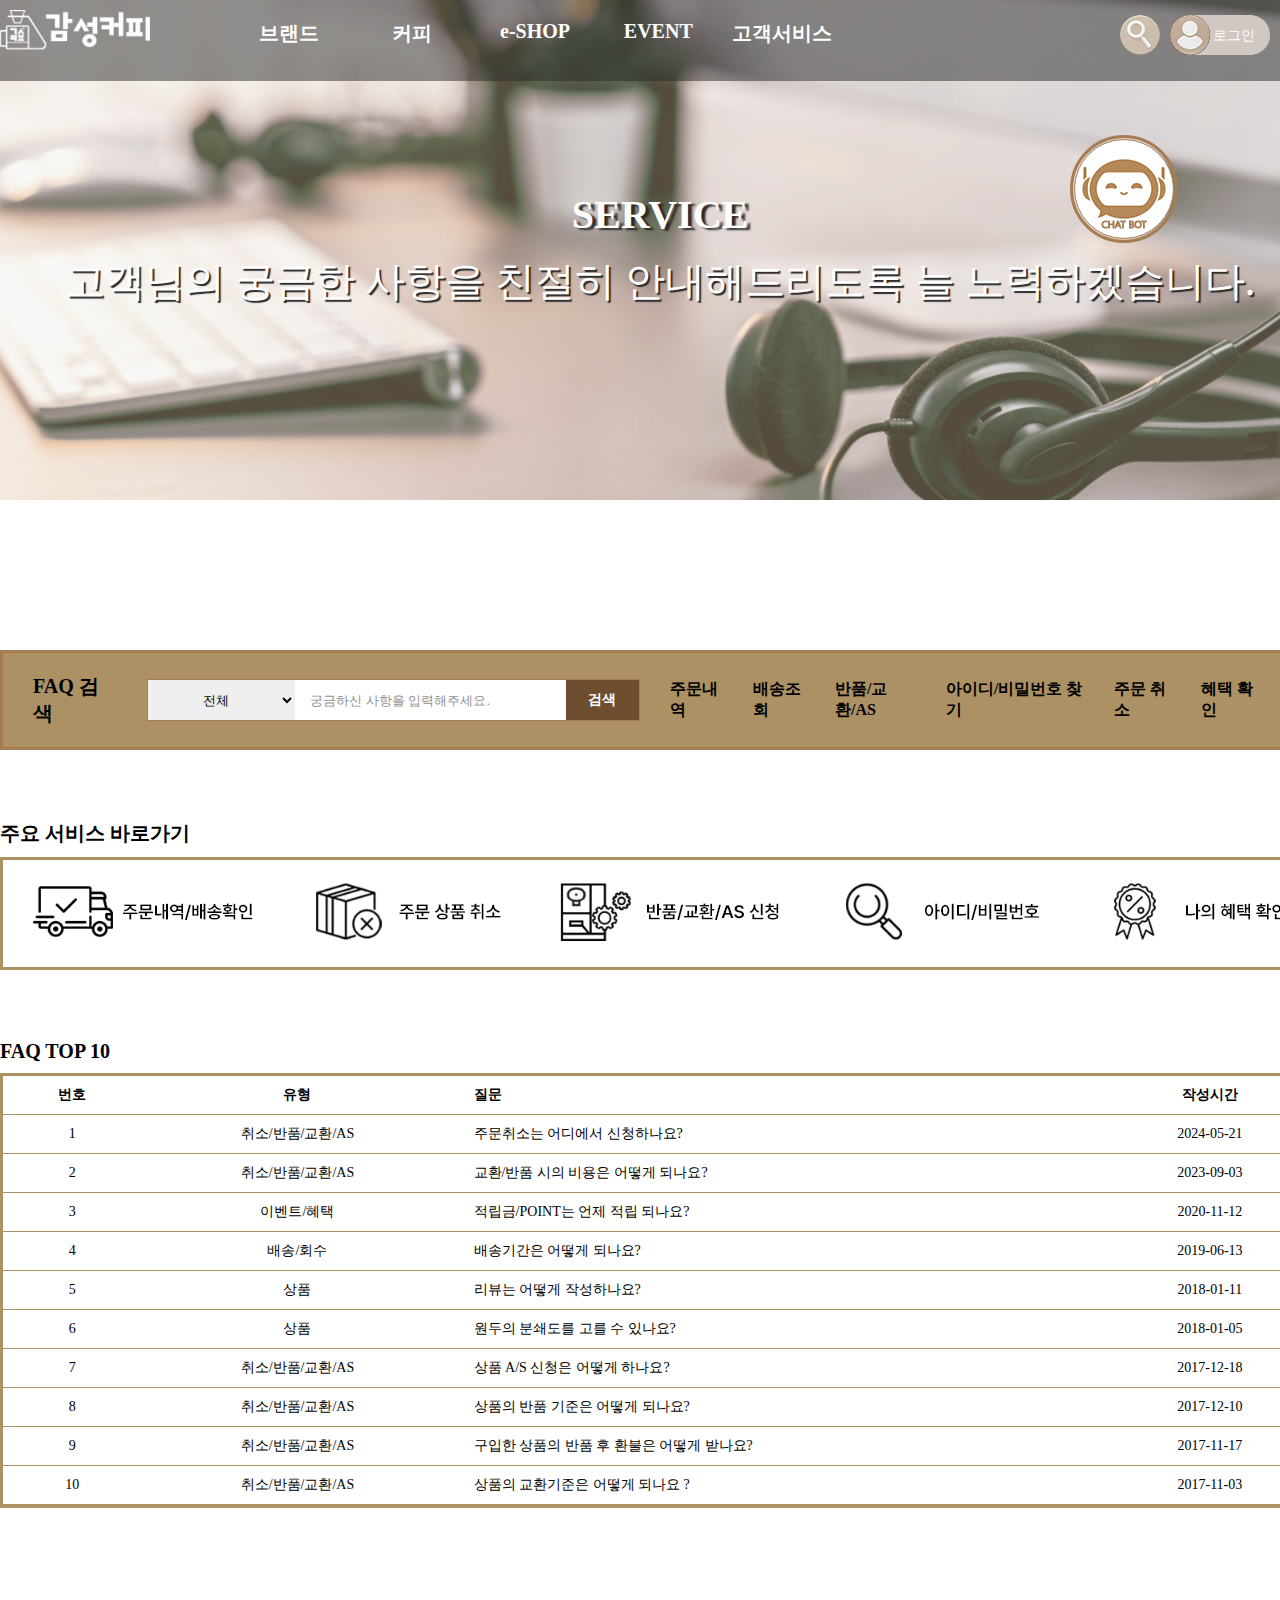
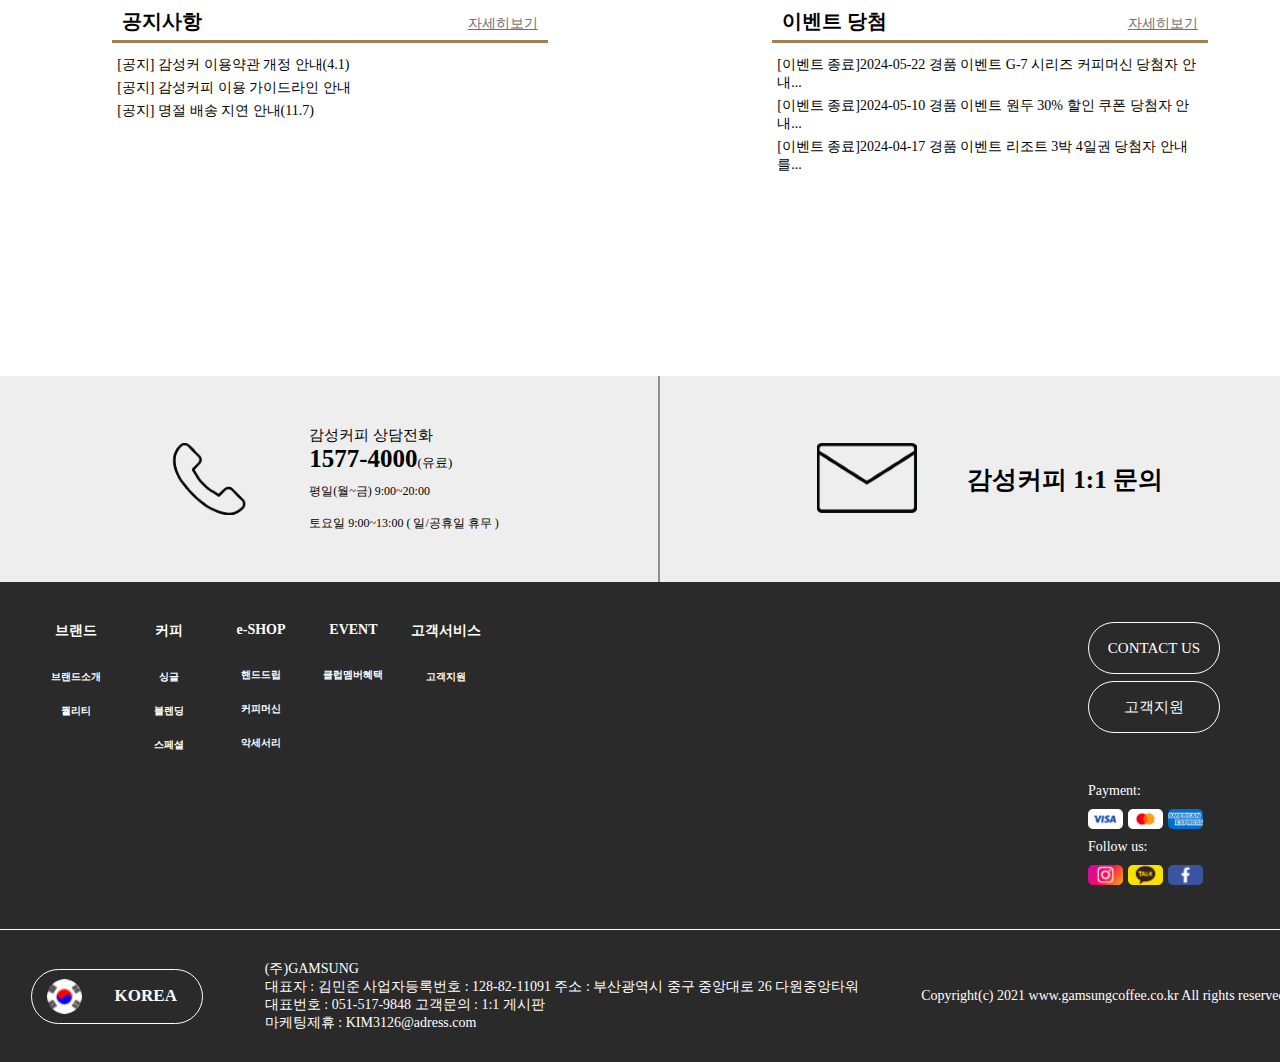
<file: sub5.html>
<!DOCTYPE html>
<html lang="ko">

<head>
    <meta charset="UTF-8">
    <meta name="viewport" content="width=1400"><!--다른 기기에서 1400px로 보임.-->
    <title>감성커피</title>
    <link
        href="https://fonts.googleapis.com/css2?family=Alex+Brush&family=Noto+Serif:ital,wght@0,100..900;1,100..900&display=swap"
        rel="stylesheet">
    <link href="https://webfontworld.github.io/pretendard/Pretendard.css" rel="stylesheet">
    <link rel="shortcut icon" href="./images/favicon.png" type="image/png"><!-- 32px * 32px 심볼이나 브랜드 응용해서 만들기 -->
    <!-- 슬라이드 css -->
    <link rel="stylesheet" href="https://cdn.jsdelivr.net/npm/swiper@8/swiper-bundle.min.css">
    <!-- aos css -->
    <link href="https://unpkg.com/aos@2.3.1/dist/aos.css" rel="stylesheet">
    <!-- index css -->
    <link rel="stylesheet" href="./css/sub5.css">
</head>

<body>
    <!-- 헤더 -->
    <header>
        <div class="top">
            <!-- 상단 로고 -->
            <a href="./index.html"><img src="./images/header/toplogo.png" alt="감성커피"></a>
            <!-- 메뉴 -->
            <ul class="nav">
                <li><a href="./sub1.html">브랜드</a>
                    <ul class="sub"> <!-- 서브메뉴-->
                        <li><a href="./sub1.html#brand">브랜드소개</a></li>
                        <li><a href="./sub1.html#Quality">퀄리티</a></li>
                    </ul>
                </li>
                <li><a href="./sub2.html">커피</a>
                    <ul class="sub"> <!-- 서브메뉴-->
                        <li><a href="./sub2.html">싱글</a></li>
                        <li><a href="./sub2.html">블렌딩</a></li>
                        <li><a href="./sub2.html">스페셜</a></li>
                    </ul>
                </li>
                <li><a href="./sub3.html">e-SHOP</a>
                    <ul class="sub"> <!-- 서브메뉴-->
                        <li><a href="./sub3.html">핸드드립</a></li>
                        <li><a href="./sub3.html">커피머신</a></li>
                        <li><a href="./sub3.html">악세서리</a></li>
                    </ul>
                </li>
                <li><a href="./sub4.html">EVENT</a>
                    <ul class="sub"> <!-- 서브메뉴-->
                        <li><a href="./sub4.html">클럽멤버혜택</a></li>
                    </ul>
                </li>
                <li><a href="./sub5.html">고객서비스</a>
                    <ul class="sub"> <!-- 서브메뉴-->
                        <li><a href="./sub5.html">고객지원</a></li>
                    </ul>
                </li>
            </ul>

            <!-- 검색, 로그인, 장바구니 -->
            <ul class="top_icon">
                <!--검색-->
                <li>
                    <div class="search">
                        <input type="search" class="searchbar"><img src="./images/header/searchicon.png" alt="검색">
                    </div>
                </li>
                <!--로그인-->
                <li class="loginbar"><a href="#none"><img src="./images/header/loginbox.png" alt="로그인">
                        <div class="loginbg">
                            <p>로그인</p>
                        </div>
                    </a>
                    <a href="#none" class="login"><img src="./images/header/loginicon.png" alt="로그인"></a>
                </li>
                <!--장바구니-->
                <li><a href="#none"><img src="./images/header/shopicon.png" alt="장바구니"></a></li>
            </ul>
        </div>
    </header>

    <!-- 메인배너 -->
    <div class="mb_bg">
        <div class="mb1">
            <div class="mb_text">
                <h1>SERVICE</h1>
                <h1 class="tittle">고객님의 궁금한 사항을 친절히 안내해드리도록 늘 노력하겠습니다.</h1>
            </div>
        </div>
    </div>

    <!-- contents -->
    <div class="wrap">
        <!-- FAQ 검색 -->
        <div class="faqbox">
            <h3>FAQ 검색</h3>
            <div class="search">
                <select name="search" id="category">
                    <option value="전체">전체</option>
                    <option value="상품">상품</option>
                    <option value="배송조회">배송/회수</option>
                    <option value="반품/교환">취소/반품/교환/AS</option>
                    <option value="아이디/비밀번호 찾기">아이디/비밀번호 찾기</option>
                    <option value="혜택 확인">이벤트/혜택</option>
                </select>
                <input type="search" placeholder="궁금하신 사항을 입력해주세요.">
                <a href="#none">검색</a>
            </div>
            <ul class="service_nav">
                <li><a href="#none">주문내역</a></li>
                <li><a href="#none">배송조회</a></li>
                <li><a href="#none">반품/교환/AS</a></li>
                <li><a href="#none">아이디/비밀번호 찾기</a></li>
                <li><a href="#none">주문 취소</a></li>
                <li><a href="#none">혜택 확인</a></li>
            </ul>
        </div>
        <!-- 주요 서비스 바로가기 -->
        <h1>주요 서비스 바로가기</h1>
        <div class="icon_box">
            <ul class="icon_nav">
                <li><a href="#none"><img src="./images/sub5/service1.png" alt="주문/배송"></a></li>
                <li><a href="#none"><img src="./images/sub5/service2.png" alt="상품취소"></a></li>
                <li><a href="#none"><img src="./images/sub5/service3.png" alt="반품/교환/AS"></a></li>
                <li><a href="#none"><img src="./images/sub5/service4.png" alt="아이디/비밀번호"></a></li>
                <li><a href="#none"><img src="./images/sub5/service5.png" alt="혜택"></a></li>
            </ul>
        </div>

        <!-- FAQ TOP 10 -->
        <h1>FAQ TOP 10</h1>
        <div class="faqbox2">
            <table>
                <tr class="question">
                    <th>번호</th>
                    <th>유형</th>
                    <th>질문</th>
                    <th>작성시간</th>
                </tr>
                <tr class="question">
                    <td>1</td>
                    <td>취소/반품/교환/AS</td>
                    <td>주문취소는 어디에서 신청하나요?</td>
                    <td>2024-05-21</td>
                </tr>
                <tr class="answer">
                    <td>A.</td>
                    <td colspan="3">[고객서비스 메뉴 > 주문 상품 취소]에서주문상품 확인 후 직접 취소하실 수 있습니다. <br>
                        - 주문취소가 불가능한 상태 혹은 불가능한 상품의 경우는 1:1문의를 접수해주시면 상담원 확인 후 처리결과를 안내해드립니다. <br>
                        <br>
                        <br>
                        <br>
                        <span>답변이 충분치 않으셨다면 1:1문의를 이용해주십시오.</span><button>1:1 문의하기</button>
                    </td>
                </tr>
                <tr class="question">
                    <td>2</td>
                    <td>취소/반품/교환/AS</td>
                    <td>교환/반품 시의 비용은 어떻게 되나요?</td>
                    <td>2023-09-03</td>
                </tr>
                <tr class="answer">
                    <td>A.</td>
                    <td colspan="3">교환/반품시의 비용 <br>
                        - 커피 머신 및 기타 상품 : 상품기술서 하단의 교환/반품 정보란에 명시된 금액 <br>
                        - 원두 상품 : 3,000원 (단, 배송비, 교환/반품비 관련 설명이 있을 경우 그 금액) <br>
                        - 할인 상품 : 무료 (단, 배송비, 교환/반품비 관련 설명이 있을 경우 그 금액) <br>
                        <br>
                        <br>
                        <br>
                        ※ 주의 사항 <br>
                        - 고객변심으로 인한 경우 배송비(반품/교환비)는 고객님 부담입니다. <br>
                        <br>
                        <span>답변이 충분치 않으셨다면 1:1문의를 이용해주십시오.</span> <button>1:1 문의하기</button>
                    </td>
                </tr>
                <tr class="question">
                    <td>3</td>
                    <td>이벤트/혜택</td>
                    <td>적립금/POINT는 언제 적립 되나요?</td>
                    <td>2020-11-12</td>
                </tr>
                <tr class="answer">
                    <td>A.</td>
                    <td colspan="3">- 상품 구매 적립의 경우 <br>
                        <br>
                        <br>
                        <br>
                        G.POINT 또는 적립금으로 신청하신 포인트는 상품 발송 후 자동 적립됩니다. <br>
                        <br>
                        <br>
                        <br>
                        <br>
                        <br>
                        - 이벤트 및 행사 적립의 경우 <br>
                        <br>
                        <br>
                        <br>
                        이벤트 및 행사 페이지 내 기재 된 일자에 적립 됩니다. <br>
                        <br>
                        <br>
                        <br>
                        <br>
                        <br>
                        <span>답변이 충분치 않으셨다면 1:1문의를 이용해주십시오.</span> <button>1:1 문의하기</button>
                    </td>
                </tr>
                <tr class="question">
                    <td>4</td>
                    <td>배송/회수</td>
                    <td>배송기간은 어떻게 되나요?</td>
                    <td>2019-06-13</td>
                </tr>
                <tr class="answer">
                    <td>A.</td>
                    <td colspan="3">[원두 상품 경우] <br>
                        평균 상품 결제일 ~ 3일 이내 수령 가능합니다. (휴일 제외) <br>
                        <br>
                        <br>
                        <br>
                        [머신 및 기타 상품] <br>
                        평균 상품 결제일 ~ 7일 이내 배송되나 상품에 따라 배송 소요일이 추가 소요될 수 있습니다. <br>
                        <br>
                        <br>
                        <br>
                        ※ 발송완료 문자 수신시 <br>
                        평균 문자 수신일 ~ 1, 2일 이내 상품을 수령하실 수 있습니다. <br>
                        <br>
                        <br>
                        <br>
                        ※ 상품 현재위치 확인방법 <br>
                        [고객서비스 메뉴 > 주문/배송조회] 에서 주문상품별로 [배송추적] 버튼을 통해 확인하실 수 있습니다. <br>
                        <br>
                        <br>
                        <br>
                        <span>답변이 충분치 않으셨다면 1:1문의를 이용해주십시오.</span> <button>1:1 문의하기</button>
                    </td>
                </tr>
                <tr class="question">
                    <td>5</td>
                    <td>상품</td>
                    <td>리뷰는 어떻게 작성하나요?</td>
                    <td>2018-01-11</td>
                </tr>
                <tr class="answer">
                    <td>A.</td>
                    <td colspan="3">리뷰 작성은 아래 경로를 통해 작성 가능합니다. <br>
                        <br>
                        - 고객서비스 메뉴 > 주문/배송 조회 > [리뷰작성] 버튼 클릭시 <br>
                        <br>
                        <br>
                        <br>
                        <span>답변이 충분치 않으셨다면 1:1문의를 이용해주십시오.</span> <button>1:1 문의하기</button>
                    </td>
                </tr>
                <tr class="question">
                    <td>6</td>
                    <td>상품</td>
                    <td>원두의 분쇄도를 고를 수 있나요?</td>
                    <td>2018-01-05</td>
                </tr>
                <tr class="answer">
                    <td>A.</td>
                    <td colspan="3">해당 상품 > 구매하기 > 옵션]에서 원하시는 원두의 분쇄도를 선택하실 수 있습니다. <br>
                        <br>
                        - 만약 옵션에서 원하시는 분쇄도가 없는 상품의 경우는 1:1문의를 접수해주시면 상담원 확인 후 처리 및 안내해드리겠습니다. <br>
                        <br>
                        <br>
                        <br>
                        <span>답변이 충분치 않으셨다면 1:1문의를 이용해주십시오.</span> <button>1:1 문의하기</button>
                    </td>
                </tr>
                <tr class="question">
                    <td>7</td>
                    <td>취소/반품/교환/AS</td>
                    <td>상품 A/S 신청은 어떻게 하나요?</td>
                    <td>2017-12-18</td>
                </tr>
                <tr class="answer">
                    <td>A.</td>
                    <td colspan="3">A/S 신청 방법 <br>
                        <br>
                        - 신청방법 1: 화면 [고객서비스 메뉴 > 반품,교환,A/S]항목에서 신청 하실 수 있습니다. <br>
                        <br>
                        - 신청방법 2: 고객센터(1577-4000)을 통해 전화로 신청하실 수 있습니다. <br>
                        <br>
                        <br>
                        <br>
                        <span>답변이 충분치 않으셨다면 1:1문의를 이용해주십시오.</span> <button>1:1 문의하기</button>
                    </td>
                </tr>
                <tr class="question">
                    <td>8</td>
                    <td>취소/반품/교환/AS</td>
                    <td>상품의 반품 기준은 어떻게 되나요?</td>
                    <td>2017-12-10</td>
                </tr>
                <tr class="answer">
                    <td>A.</td>
                    <td colspan="3">[반품이 가능한 경우] <br>
                        <br>
                        1. 상품을 실제 받으신 날로부터 7일 이내 (포장을 개봉하여 사용했거나 또는 설치완료(일부 설치상품)가 되어 상품의 가치가 훼손된 경우에는 반품 및 교환이불가하오니 이점
                        양해하여 주시기 바랍니다.) <br>
                        2. 받으신 상품의 내용이 표시.광고 사항과 다른 경우, 상품을 수령하신 날로부터 3개월 이내 또는 그사실을 알 수 있는 날로부터 30일이내 <br>
                        3. 전자상거래 등에서의 소비자보호에 관한 법률에 규정되어 있는 소비자 청약철회 가능범위에 해당되는 경우 <br>
                        4. 고객님의 단순한 변심에 의해 상품의 교환 및 반품을 요청하시는 경우에는, 택배 비용이 고객님 부담이니 이점 양해하여 주시기 바랍니다. <br>
                        <br>
                        <br>
                        [반품이 불가능한 경우] <br>
                        <br>
                        1. 고객님의 책임으로 인한 상품 멸실 또는 상품 훼손된 경우 <br>
                        2. 고객님의 사용에 의해 상품 가치가 현저히 감소한 경우 <br>
                        3. 시간이 경과되어 재판매가 곤란할 정도로 상품등의 가치가 상실된 경우 <br>
                        4. 기타, 전자상거래 등에서의 소비자 보호에 관한 법률이 정하는 소비자 청약철회 제한에 해당되는 경우 <br>
                        6. 반품요청 가능 기간이 지난 경우 <br>
                        <br>
                        <br>
                        <br>
                        <span>답변이 충분치 않으셨다면 1:1문의를 이용해주십시오.</span> <button>1:1 문의하기</button>
                    </td>
                </tr>
                <tr class="question">
                    <td>9</td>
                    <td>취소/반품/교환/AS</td>
                    <td>구입한 상품의 반품 후 환불은 어떻게 받나요?</td>
                    <td>2017-11-17</td>
                </tr>
                <tr class="answer">
                    <td>A.</td>
                    <td colspan="3">반품상품의 입고/검수 후, 이상이 없는 경우 환불이 진행됩니다. <br>
                        <br>
                        (커피메이커의 경우, 일부 상품에 한해 반품상품이 회수되면 빠른 환불이 진행됩니다.) <br>
                        <br>
                        <br>
                        <br>
                        <br>
                        <br>
                        *검수(회수) 후 환불 소요일* <br>
                        <br>
                        <br>
                        <br>
                        - 신용카드(승인취소) : 매입 전 취소신청시, 당일 승인취소 <br>
                        <br>
                        - 신용카드(매입취소) : 매입 후 취소신청시, 카드사별로 3~5영업일 이내 환불 <br>(취소처리기간은 카드사를 통해 확인가능) <br>
                        <br>
                        <br>
                        <br>
                        - 무통장입금 : 익일까지 환불계좌로 입금 (휴일 제외) <br>
                        <br>
                        - 휴대폰결제 : 결제 당월에 취소/반품이 완료된 금액은 당월 요금에 반영되며, 익월 이후 취소시 환불계좌로 환불 <br>
                        <br>
                        - 네이버페이 / 카카오페이 / PAYCO <br>
                        <br>
                        1) 신용카드/체크카드 : 취소 후 3~5영업일 이내 환불 <br>
                        <br>
                        2) 계좌이체/ 카카오페이 머니/ 포인트 : 취소 후 즉시 환불 <br>
                        <br>
                        <br>
                        <br>
                        <br>
                        ※ 수신 받으신 환불 예정안내 문자의 환불 예정 기간이 지나도 환불 처리가 완료되지 않는 경우 반품 영수증의 운송장번호를 확인하신 후 고객센터(1577-4000)에 연락하여
                        주시기 바랍니다. <br>
                        <br>
                        <br>
                        <br>
                        <span>답변이 충분치 않으셨다면 1:1문의를 이용해주십시오.</span> <button>1:1 문의하기</button>
                    </td>
                </tr>
                <tr class="question">
                    <td>10</td>
                    <td>취소/반품/교환/AS</td>
                    <td>상품의 교환기준은 어떻게 되나요 ?</td>
                    <td>2017-11-03</td>
                </tr>
                <tr class="answer">
                    <td>A.</td>
                    <td colspan="3">대답
                        [교환이 가능한 경우] <br>
                        <br>
                        1. 상품을 실제 받으신 날로부터 7일 이내 (포장을 개봉하여 사용했거나 또는 설치완료(일부 설치상품)가 되어 상품의 가치가 훼손된 경우에는 반품 및 교환이불가하오니 이점
                        양해하여 주시기 바랍니다.) <br>
                        2. 받으신 상품의 내용이 표시.광고 사항과 다른 경우, 상품을 수령하신 날로부터 3개월 이내 또는 그 사실을 알 수 있는 날로부터 30일이내 <br>
                        3. 전자상거래 등에서의 소비자보호에 관한 법률에 규정되어 있는 소비자 청약철회 가능범위에 해당되는 경우 <br>
                        4. 고객님의 단순한 변심에 의해 상품의 교환 및 반품을 요청하시는 경우에는, 택배 비용이 고객님 부담이니 이점 양해하여 주시기 바랍니다. <br>
                        <br>
                        <br>
                        [교환이 불가능한 경우] <br>
                        <br>
                        1. 고객님의 책임으로 인한 상품 멸실 또는 상품 훼손된 경우 <br>
                        2. 고객님의 사용에 의해 상품 가치가 현저히 감소한 경우 <br>
                        3. 시간이 경과되어 재판매가 곤란할 정도로 상품등의 가치가 상실된 경우 <br>
                        4. 기타, 전자상거래 등에서의 소비자 보호에 관한 법률이 정하는 소비자 청약철회 제한에 해당되는 경우 <br>
                        6. 반품요청 가능 기간이 지난 경우 <br>
                        <br>
                        <br>
                        <br>
                        <span>답변이 충분치 않으셨다면 1:1문의를 이용해주십시오.</span> <button>1:1 문의하기</button>
                    </td>
                </tr>
            </table>
        </div>

        <!-- 공지사항 -->
        <div class="noticebox">
            <div class="notice">
                <div class="notice_tittle">
                    <h3>
                        공지사항
                    </h3>
                    <a href="#none">자세히보기</a>
                </div>
                <ul>
                    <li><a href="#none">[공지] 감성커 이용약관 개정 안내(4.1)</a></li>
                    <li><a href="#none">[공지] 감성커피 이용 가이드라인 안내</a></li>
                    <li><a href="#none">[공지] 명절 배송 지연 안내(11.7)</a></li>
                </ul>
            </div>
            <div class="event">
                <div class="event_tittle">
                    <h3>
                        이벤트 당첨
                    </h3>
                    <a href="#none">자세히보기</a>
                </div>
                <ul>
                    <li><a href="#none">[이벤트 종료]2024-05-22 경품 이벤트 G-7 시리즈 커피머신 당첨자 안내...</a></li>
                    <li><a href="#none">[이벤트 종료]2024-05-10 경품 이벤트 원두 30% 할인 쿠폰 당첨자 안내...</a></li>
                    <li><a href="#none">[이벤트 종료]2024-04-17 경품 이벤트 리조트 3박 4일권 당첨자 안내를...</a></li>
                </ul>
            </div>
        </div>
    </div>

    <!-- 문의 전화 -->

    <div class="collwrap">
        <div class="collwrap_in">
            <div class="callbox">
                <a href="#none">
                    <img src="./images/sub5/service_icon-2.png" alt="상담전화">
                    <div class="calltext">
                        <h3>
                            감성커피 상담전화
                        </h3>
                        <h2>
                            1577-4000<span>(유료)</span>
                        </h2>
                        <p>
                            평일(월~금) 9:00~20:00 <br>
                            <br>
                            토요일 9:00~13:00 ( 일/공휴일 휴무 )
                        </p>
                    </div>
                </a>
            </div>
            <div class="inquirybox">
                <a href="#none">
                    <img src="./images/sub5/service_icon-1.png" alt="문의">
                    <div class="inquirytext">
                        <h2>
                            감성커피 1:1 문의
                        </h2>
                    </div>
                </a>
            </div>
        </div>
    </div>
    <!-- footer -->
    <footer>
        <div class="footer_box">
            <div class="footer1">
                <div class="footer_content1">
                    <ul class="footer_nav">
                        <li>브랜드
                            <ul> <!-- 서브메뉴-->
                                <li><a href="./sub1.html">브랜드소개</a></li>
                                <li><a href="./sub1.html">퀄리티</a></li>
                            </ul>
                        </li>
                        <li>커피
                            <ul> <!-- 서브메뉴-->
                                <li><a href="./sub2.html">싱글</a></li>
                                <li><a href="./sub2.html">블렌딩</a></li>
                                <li><a href="./sub2.html">스페셜</a></li>
                            </ul>
                        </li>
                        <li>e-SHOP
                            <ul> <!-- 서브메뉴-->
                                <li><a href="./sub3.html">핸드드립</a></li>
                                <li><a href="./sub3.html">커피머신</a></li>
                                <li><a href="./sub3.html">악세서리</a></li>
                            </ul>
                        </li>
                        <li>EVENT
                            <ul> <!-- 서브메뉴-->
                                <li><a href="./sub4.html">클럽멤버혜택</a></li>
                            </ul>
                        </li>
                        <li>고객서비스
                            <ul> <!-- 서브메뉴-->
                                <li><a href="./sub5.html">고객지원</a></li>
                            </ul>
                        </li>
                    </ul>
                </div>

                <!-- 고객지원 페이먼트 SNS -->
                <div class="footer_content2">
                    <a href="#none">CONTACT US</a>
                    <a href="./sub5.html">고객지원</a>
                    <p>Payment:</p>
                    <div class="footer_pay_icon">
                        <img src="./images/footer/payments-visa.png" alt="visa">
                        <img src="./images/footer/payments-master.png" alt="master">
                        <img src="./images/footer/payments-americanexpress.png" alt="americanexpress">
                    </div>
                    <p>Follow us:</p>
                    <div class="footer_pay_icon">
                        <a href="#none"><img src="./images/footer/instaricon.png" alt="instar"></a>
                        <a href="#none"><img src="./images/footer/kakaoicon.png" alt="kakao"></a>
                        <a href="#none"><img src="./images/footer/facebookicon.png" alt="facebook"></a>
                    </div>
                </div>
            </div>
        </div>

        <!-- 한국어 카피라이트 -->
        <div class="footer2">
            <div class="korean">
                <img src="./images/footer/korea.png" alt="한국어">
                <h3>KOREA</h3>
            </div>
            <div class="adress">
                <p>(주)GAMSUNG</p>
                <p>대표자 : 김민준 사업자등록번호 : 128-82-11091 주소 : 부산광역시 중구 중앙대로 26 다원중앙타워</p>
                <p>대표번호 : 051-517-9848 고객문의 : 1:1 게시판</p>
                <p>마케팅제휴 : KIM3126@adress.com</p>
            </div>
            <div class="copyright">
                Copyright(c) 2021 www.gamsungcoffee.co.kr All rights reserved.
            </div>
        </div>
    </footer>

    <!-- 챗봇 -->
    <div class="top_btn">
        <div class="btn_in">
            <a href="#">
                <img src="./images/sub5/chat_bot.png" alt="btn">
            </a>
        </div>
    </div>

    <!-- js -->

    <script src="https://code.jquery.com/jquery-2.2.0.min.js"></script>
    <script src="https://cdn.jsdelivr.net/npm/swiper@8/swiper-bundle.min.js"></script>
    <!-- aos 스크롤 -->
    <script src="https://unpkg.com/aos@2.3.1/dist/aos.js"></script>
    <!-- js 경로 -->
    <script src="./script/sub5.js"></script>
</body>

</html>
</file>
<file: css/index.css>
@charset "utf-8";

html{
    scroll-behavior: smooth;
}

* {
    margin: 0;
    padding: 0;
}

body {
    font-family: 'Pretendard';
    font-size: 14px;
    font-weight: 1.5;
    color: #000;
    min-width: 1320px;
}

.tittle {
    font-family: "Noto Serif", serif;
    font-weight: 400;
    font-size: 50px;
}

ul {
    list-style: none;
}

a {
    display: block;
    text-decoration: none;
}

.borderline_div{
    width: 150px;
    margin: auto;
    border-top: #000 solid 1px;
}

/* 헤더 */
header {
    position: absolute;
    top: 0;
    left: 0;
    width: 100%;
    min-width: 1320px;
    background-color: rgba(42, 42, 42, 0.5);
    z-index: 99;
}

.top {
    width: 1320px;
    margin: 10px auto;
    display: -moz-box;
    display: -ms-flexbox;
    display: -webkit-box;
    display: flex;
    justify-content: space-between;
    position: relative;
}

.top>a>img {
    width: 150px;

}

/* 메뉴 */
.nav {
    display: -moz-box;
    display: -ms-flexbox;
    display: -webkit-box;
    display: flex;
    margin: 10px 0;
    width: 616.23px;
}

.nav>li {
    position: relative;
    text-align: center;
    flex: 1;
}

.nav>li>a {
    color: #fff;
    font-size: 20px;
    font-weight: 900;
}

.nav>li:hover>a {
    color: #ccc;
}

/* 서브메뉴 */

.sub {
    display: none;
    /*서브메뉴 가리기*/
    width: 100%;
    position: absolute;
    margin-top: 30px;
}

.sub li a {
    color: #fff;
    font-weight: 500;
    padding: 10px 0;

}

.sub li a:hover {
    color: #ccc;
}

/* 검색, 로그인, 장바구니 */
.top_icon {
    display: -moz-box;
    display: -ms-flexbox;
    display: -webkit-box;
    display: flex;
    justify-content: flex-end;
    margin-top: 5px;
    width: 400px;
}

.top_icon a {
    margin-left: 10px;
}

/* 검색 */
.search{
    cursor: pointer;
}

.search img {
    margin-left: 10px;
}

.searchbar {
    position: relative;
    top: -15px;
    border-radius: 50px;
    border: none;
    width: 0px;
    height: 40px;
    transition: all 1s;
    transform-origin: right;

}

.searchbar.on {
    width: 150px;
    padding: 0 20px;
    box-sizing: border-box;
}

/* 로그인 */
.loginbar {
    position: relative;
}

.loginbg {
    position: absolute;
    width: 100px;
    height: 40px;
    top: 0;
    left: 9%;
    border-radius: 50px;
    transition: 1s all;
    transform-origin: left;
    overflow: hidden;
}

.loginbar p {
    position: absolute;
    color: #fff;
    top: 30%;
    right: 15%;
    font-weight: 500;
}

.login {
    position: absolute;
    top: 0;
    left: 0;
    transition: 1s all;


}

/* 로그인 호버 글자 사라짐 */
.loginbg p {
    transition: 1s all;
}

.loginbar:hover .loginbg p {
    transform: translateX(60px);
}

/* 로그인 창 호버 색깔 바뀜 */
.loginbar:hover .login {
    transform: translateX(60px);
}

.loginbg::before {
    content: "";
    position: absolute;
    width: 100%;
    height: 100%;
    background-color: #401d14;
    left: -60px;
    border-radius: 50px;
    transition: 1s all;
}

.loginbar:hover .loginbg::before {
    left: 0;
}

/* 메인배너1 */
.mb1 {
    width: 1320px;
    margin: auto;
    height: 700px;
    position: relative;
    display: -moz-box;
    display: -ms-flexbox;
    display: -webkit-box;
    display: flex;
    justify-content: right;
}

.mb_bg {
    width: 100%;
    max-height: 816px;
    margin: auto;
    position: relative;
    background: url(../images/index/mainbanner.jpg) no-repeat center center;
    background-size: cover;
}

.mb_text {
    position: absolute;
    top: 50%;
    left: 50%;
    transform: translate(20%, -50%);
}

.mb_text h3 {
    font-size: 16px;
    color: #FDF7E1;
    padding-left: 4px;
}

.mb_text img {
    padding-bottom: 3%;
}

.mb_text h2 {
    font-size: 32px;
    color: #fff;
    font-weight: 700;
    line-height: 1.3;
    margin-bottom: 10%;
}

.readmore_box {
    position: relative;
}

.readmore1 {
    position: absolute;
    top: 0;
    right: 0;
    width: 190px;
    height: 52px;
    display: -moz-box;
    display: -ms-flexbox;
    display: -webkit-box;
    display: flex;
    flex-direction: column;
    justify-content: center;
    border-radius: 50px;
    border: 1px solid #fff;
    text-align: center;
    color: #fff;
    font-size: 15px;
    font-weight: bold;
}

.readmore1:hover {
    background-color: #fff;
    border: #000 solid 1px;
    color: #000;
    transition: 0.5s;
}

/* 할인이벤트배너 */
.sb {
    width: 1320px;
    margin: auto;
    height: 460px;
    position: relative;
}

.sb_bg {
    background: url(../images/index/salebanner.jpg) no-repeat center center;
    background-size: cover;
    width: 100%;
    overflow: hidden;
}

.sb_text {
    position: absolute;
    top: 50%;
    left: 50%;
    transform: translate(-130%, -50%);
}

.sb_text ol {
    list-style: inside decimal;

}

.sb_text h1 {
    font-size: 42px;
    color: #FBF6E0;
}

.sb_text ol {
    padding: 22px 0;
    font-size: 20px;
    font-weight: 500;
    color: #FBF6E0;
}

.sb_text p {
    font-size: 18px;
    font-weight: 500;
    color: #FBF6E0;
}

.readmore2 {
    width: 190px;
    height: 52px;
    display: -moz-box;
    display: -ms-flexbox;
    display: -webkit-box;
    display: flex;
    flex-direction: column;
    justify-content: center;
    position: absolute;
    border-radius: 50px;
    top: 50%;
    left: 50%;
    transform: translate(-175%, 180%);
    text-align: center;
    background-color: rgba(51, 51, 51, 0.5);
}

.readmore2 a {
    color: #fff;
    padding: 10px;
    font-size: 15px;
    font-weight: bold;
}

.readmore2:hover {
    background-color: #fff;
    transition: 0.5s;
}

.readmore2:hover a {
    color: #000;
}

/* 할인상품 이미지 */
.sale_img_box {
    display: -moz-box;
    display: -ms-flexbox;
    display: -webkit-box;
    display: flex;
    position: absolute;
    top: 50%;
    left: 50%;
}

/* 슬라이드꾸미기 */

.slide {
    width: 400px;
    height: 300px;
    overflow: hidden;
    margin: 80px auto 0;
}

.linebox {
    position: relative;
}

/*슬라이드 액자 테두리*/

.salebn_line {
    position: absolute;
    top: 0;
    left: 0;
    z-index: 5;
}

/*슬라이드 액자 테두리*/

.slide .swiper-slide {
    text-align: center;
    font-size: 18px;
    /* Center slide text vertically */
    display: -webkit-box;
    display: -ms-flexbox;
    display: -webkit-flex;
    display: flex;
    -webkit-box-pack: center;
    -ms-flex-pack: center;
    -webkit-justify-content: center;
    justify-content: center;
    -webkit-box-align: center;
    -ms-flex-align: center;
    -webkit-align-items: center;
    align-items: center;
}

.slide .swiper-slide a {
    display: block;
    width: 90%;
    height: 90%;
}

.slide .swiper-slide img:nth-child(1) {
    display: block;
    width: 100%;
}

.slide .swiper-slide img:nth-child(2) {
    position: absolute;
    top: 0;
    right: 8%;
}


/* 이동버튼 이미지로 바꾸기 */
.slidebox {
    width: 525px;
    height: 420px;
    position: absolute;
    top: 5%;
    right: 0%;
    padding: 0 60px;
}

.slidebox .swiper-button-prev,
.slidebox .swiper-button-next {
    width: 50px;
    height: 50px;
}

.slidebox .swiper-button-prev {
    left: 0;
}

.slidebox .swiper-button-next {
    right: 0;
}

.slidebox .swiper-button-prev:after,
.slidebox .swiper-button-next:after {
    content: '';
    display: block;
    width: 50px;
    height: 50px;
}

.slidebox .swiper-button-prev:after {
    background: url(../images/index/leftbtn.png);
    transition: 0.5s;
}

.slidebox .swiper-button-next:after {
    background: url(../images/index/rightbtn.png);
    transition: 0.5s;
}

.slidebox .swiper-button-prev:hover:after {
    background: url(../images/index/leftbtn_hover.png);
}

.slidebox .swiper-button-next:hover:after {
    background: url(../images/index/rightbtn_hover.png);
}

/* 블릿버튼 크기, 색상, 투명도 */
.slide .swiper-pagination-bullet {
    background: #2a2a2a;
    width: 10px;
    height: 10px;
    opacity: 0.5;
}

/* 블릿버튼 페이지 표시날 때 투명도 */
.slide .swiper-pagination-bullet-active {
    opacity: 1;
}

/* 블릿버튼 위치 */
.slide .swiper-pagination-bullets.swiper-pagination-horizontal {
    bottom: 0px;
}

/* 베스트 상품 */

.contentbox1 {
    text-align: center;
    display: -moz-box;
    display: -ms-flexbox;
    display: -webkit-box;
    display: flex;
}

.text_borderline{
    width: 30%;
    height: 600px;
    border-right: #401d14 3px solid;
    border-bottom: #401d14 3px solid;
    border-radius: 0 0 400px 0;
    text-align: start;
    position: relative;
    box-shadow: rgba(29, 22, 21, 0.5) -50px 70px 6px;
}

.textbox{
    position: absolute;
    top: 20%;
    right: 8%;
}

.textbox p{
    font-size: 20px;
    font-weight: 500;
    margin-top: 50px;
}

.textbox a{
    position: absolute;
    bottom: -80%;
    left: 5%;
    color: #000;
    font-size: 15px;
    font-weight: bold;
}

.textbox a img{
    margin-bottom: 5px;
}

.contentbox1 h1 {
    margin-bottom: 10px;
}

.contentbox1>p {
    display: inline-block;
    padding-bottom: 20px;
    font-size: 15px;
    font-weight: 700;
    line-height: 1.5;
}


/* 갤러리 센터 꾸미기 */
.gallery-center {
    width: 60%;
    height: 100%;
    margin: 50px auto;
    padding: 0 50px 40px;
    box-sizing: border-box;
    position: relative;
}

.gallery-center_inner {
    width: 100%;
    overflow: hidden;
    padding: 50px 0;
}

.gallery-center .swiper-slide {
    position: relative;
    overflow: hidden;
    border-radius: 50px 50px 0 50px;
}

.gallery-center .swiper-slide img {
    display: block;
    width: 100%;
    height: 100%;
    position: absolute;
    top: 0;
    left: 0;
    border-radius: 40px 40px 0 40px;
    transition: all 1s;
}

.gallery-center .swiper-slide a {
    color: #fff;
}

.gallery_text {
    background-color: #333;
    width: 100%;
    height: 20%;
    border-radius: 0 0 0 40px;
    position: absolute;
    bottom: 0;
    display: -moz-box;
    display: -ms-flexbox;
    display: -webkit-box;
    display: flex;
    flex-direction: column;
    justify-content: center;
}
.gallery_text>h2{
    font-size: 90%;
}

.gallery_text>p {
    font-size: 70%;
    padding-top: 5px;
}

/* 방사형 그래프 꾸미기 */
.gallery-center .swiper-slide img:nth-child(1) {
    position: static;
}

.gallery-center .swiper-slide img:nth-child(2) {
    opacity: 0;
}

.gallery-center .swiper-slide:hover img:nth-child(1) {
    filter: brightness(0.5);
}

.gallery-center .swiper-slide:hover img:nth-child(2) {
    opacity: 1;
}

/* 폴리곤 */
.gallery-center .swiper-slide .polygon {
    position: absolute;
    top: 45%;
    left: 50%;
    transform: translate(-50%, -50%);
    width: 67%;
    height: 48%;
    margin: auto;
    background-color: rgba(232, 219, 198, 0.3);
    clip-path: polygon(50% 50%, 50% 50%, 50% 50%, 50% 50%, 50% 50%);
    transition: all 1s;
    border-radius: 0;

}

/* 폴리곤 호버 */
.gallery-center .swiper-slide a:hover .p1 {
    clip-path: polygon(50% 0%, 100% 38%, 70% 83%, 34% 74%, 8% 40%);
}

.gallery-center .swiper-slide a:hover .p2 {
    clip-path: polygon(50% 0%, 92% 40%, 81% 100%, 34% 62%, 8% 40%);
}

.gallery-center .swiper-slide a:hover .p3 {
    clip-path: polygon(49% 25%, 92% 40%, 60% 66%, 19% 100%, 25% 44%);
}

.gallery-center .swiper-slide a:hover .p4 {
    clip-path: polygon(50% 17%, 83% 42%, 60% 66%, 24% 91%, 8% 40%);
}

.gallery-center .swiper-slide a:hover .p5 {
    clip-path: polygon(50% 17%, 83% 42%, 60% 66%, 24% 91%, 8% 40%);
}

.gallery-center .swiper-slide a:hover .p6 {
    clip-path: polygon(50% 17%, 92% 40%, 60% 66%, 24% 91%, 17% 42%);
}

.gallery-center .swiper-slide a:hover .p7 {
    clip-path: polygon(50% 17%, 83% 42%, 60% 66%, 24% 91%, 8% 40%);
}

.gallery-center .swiper-slide a:hover .p8 {
    clip-path: polygon(50% 0%, 91% 40%, 80% 99%, 32% 72%, 8% 40%);
}

/*이동버튼 영역 색상 바꾸기*/
.gallery-center .swiper-button-prev,
.gallery-center .swiper-button-next {
    color: #2a2a2a;
}

/* 이동버튼 위치 */
.gallery-center .swiper-button-prev{
    margin-left: 70px;
}
.gallery-center .swiper-button-next{
    margin-right: 70px;
}

/*이동버튼 영역 호버 시 색상 바꾸기*/
.gallery-center .swiper-button-prev:hover,
.gallery-center .swiper-button-next:hover {
    color: #ccc;
}


/* 블릿버튼 크기, 색상, 투명도 */
.gallery-center .swiper-pagination-bullet {
    background: #2a2a2a;
    width: 10px;
    height: 10px;
    opacity: 0.5;
}

/* 블릿버튼 페이지 표시날 때 투명도 */
.gallery-center .swiper-pagination-bullet-active {
    opacity: 1;
}

/* 블릿버튼 위치 */
.gallery-center .swiper-horizontal>.swiper-pagination-bullets,
.gallery-center .swiper-pagination-bullets.swiper-pagination-horizontal {
    bottom: 0px;
}

/* 브랜드 소개 */
.brand_wrap{
    overflow: hidden;
}
.brandbox{
    margin: 100px 0;
    height: 600px;
    display: -moz-box;
    display: -ms-flexbox;
    display: -webkit-box;
    display: flex;
    justify-content: space-between;
    align-items: center;
    position: relative;
}

.brandbox:hover .brand{
    width: 100%;
    border-radius: 0;
}

.brandbox:hover .brand_text{
    overflow: hidden;
    width: 450px;
    color: #fff;
    padding-left: 0;
    left: 50%;
    transform: translateX(-50%);
    text-align: center;
}

.brand {
    background: url(../images/index/bb.jpg) no-repeat center center fixed;
    background-size: cover;
    width: 60%;
    height: 600px;
    border-radius: 400px 0 0 0;
    transition: all 1s;
    position: absolute;
    right: 0;
}

.brandbox>.brand_text{
    position: absolute;
    width: 30%;
    top: 35%;
    left: 10%;
    box-sizing: border-box;
    color: #000;
    transition: all 1.5s;
    z-index: 99;
}

.brand_text>p {
    font-size: 20px;
    padding-top: 50px;
    font-weight: 500;
}

/* 브랜드 서브메뉴 이동 */
.brand_btn {
    position: absolute;
    bottom: 30%;
    right: 15%;
}

.brand_position {
    position: relative;
}

.brand_position a>img {
    opacity: 0.5;
    transition: all 0.3s;
}

.brand_position a>img:nth-child(2) {
    position: absolute;
    top: 43%;
    right: -3%;
}

.brand_position p {
    position: absolute;
    top: 50%;
    left: 50%;
    transform: translate(-50%, -50%);
    color: #fff;
    font-size: 16px;
    transition: all 0.3s;
}

/* 브랜드 서브메뉴 이동 호버 */
.brand_position a:hover>img {
    opacity: 1;
}

.brand_position a:hover>p {
    font-weight: 700;
    font-size: 18px;
}

/* 커피와 책 이벤트 */
.coffee_book {
    margin: 190px 0;
    text-align: center;
    overflow: hidden;
}

.book_tittlebox{
    display: -moz-box;
    display: -ms-flexbox;
    display: -webkit-box;
    display: flex;
    justify-content: space-between;
}

.book_borderline{
    width: 100%;
    margin-top: 50px;
    border-top: 10px solid #A67C52;
}

.event_tittle{
    width: 1320px;
    margin: auto;
}

.event_tittle>p {
    font-size: 20px;
    font-weight: 500;
    padding-top: 22px;
    padding-bottom: 20px;
    display: inline-block;
}

.book_bn_box {
    width: 1320px;
    margin: 190px auto;
    display: -moz-box;
    display: -ms-flexbox;
    display: -webkit-box;
    display: flex;
    justify-content: space-around;
    margin-top: 70px;
}

.book_bn {
    position: relative;
}

.book_bn_text {
    position: absolute;
    top: 25%;
    left: 10%;
    text-align: start;
}

/* 커피와 책 배너 */
.book_bn>.book_bn_text>p {
    font-size: 15px;
    font-weight: 700;
    padding-bottom: 5px;
}

.book_bn>.book_bn_text>h2 {
    font-size: 20px;
    font-weight: 700;
    padding-bottom: 27px;
}

.book_bn .readmore3 {
    font-weight: 700;
    display: inline-block;
    padding: 10px 20px;
    border-radius: 50px;
    background-color: #2a2a2a;
    color: #fff;
    text-align: center;
}

.book_bn .readmore3:hover {
    background-color: #fff;
    color: #000;
}

/* 커피와 책 배너 글자 컬러 */
.book_bn:nth-child(1)>.book_bn_text>p {
    color: #66A0DE;
}

.book_bn:nth-child(2)>.book_bn_text>p {
    color: #52B642;
}

.book_bn:nth-child(2)>.book_bn_text>h2 {
    color: #fff;
}

/* 서비스 */

.servicebox{
    background: #eee;
    padding: 100px 0;
}

.service {
    width: 1320px;
    margin: auto;
    text-align: center;
}

.service>p {
    font-size: 20px;
    font-weight: 500;
    padding-top: 22px;
    padding-bottom: 20px;
    display: inline-block;
}

.service_img_box {
    margin-top: 70px;
}

.service_img {
    display: -moz-box;
    display: -ms-flexbox;
    display: -webkit-box;
    display: flex;
    justify-content: space-around;
}

.service_img a {
    display: inline-block;
    padding-top: 15px;
    border-bottom: 1px solid #ab9163;
    font-size: 15px;
    font-weight: 700;
    color: #AB9163;
}

.service_img a:hover {
    color: #503f23;
    border-bottom: 1px solid #503f23;
}

/* footer */

footer {
    background-color: #2a2a2a;
    color: #fff;
}

.footer_box {
    border-bottom: 1px solid #fff;
}

.footer1 {
    width: 1320px;
    margin: auto;
    padding: 40px 0;
    display: -moz-box;
    display: -ms-flexbox;
    display: -webkit-box;
    display: flex;
    justify-content: space-between;
    text-align: center;
}

.footer_content1 {
    width: 660px;
    padding-left: 30px;
}

.footer_nav {
    width: 70%;
    display: -moz-box;
    display: -ms-flexbox;
    display: -webkit-box;
    display: flex;
}

.footer_nav>li {
    flex: 1;
    color: #fff;
    font-size: 14px;
    font-weight: 700;

}

/* footer 서브메뉴 */
.footer_nav>li>ul {
    margin-top: 20px;
    width: 100%;
}

.footer_nav>li>ul a {
    padding: 10px 0;
    font-size: 10px;
    font-weight: 600;
    color: #fff;
}

.footer_nav>li>ul a:hover {
    color: #ccc;
}

/* 고객지원 페이먼트 SNS */

.footer_content2 {
    margin-right: 100px;
}

.footer_content2>a {
    width: 130px;
    height: 50px;
    border: 1px solid #fff;
    border-radius: 50px;
    color: #fff;
    font-weight: 500;
    font-size: 15px;
    display: -moz-box;
    display: -ms-flexbox;
    display: -webkit-box;
    display: flex;
    flex-direction: column;
    justify-content: center;
}

.footer_content2>a:hover{
    background-color: #fff;
    color: #000;
    transition: all 0.5s;
}

.footer_content2>a:nth-child(2) {
    margin-top: 7px;
    margin-bottom: 40px;
}

.footer_content2>p {
    text-align: start;
    padding: 10px 0;
}

.footer_pay_icon {
    text-align: start;
    display: -moz-box;
    display: -ms-flexbox;
    display: -webkit-box;
    display: flex;
}

.footer_pay_icon img:nth-child(2) {
    padding: 0 5px;
}

.footer_pay_icon a:nth-child(2) {
    padding: 0 5px;
}

/* 한국어 카피라이트 */

.footer2 {
    width: 1320px;
    margin: auto;
    padding: 30px 0;
    display: -moz-box;
    display: -ms-flexbox;
    display: -webkit-box;
    display: flex;
    justify-content: space-around;
    align-items: center;
}

.korean {
    width: 140px;
    height: 53px;
    display: -moz-box;
    display: -ms-flexbox;
    display: -webkit-box;
    display: flex;
    justify-content: space-between;
    border: 1px solid #fff;
    border-radius: 50px;
    align-items: center;
    padding: 0 15px;
    font-weight: 500;
}

.korean:hover{
    background-color: #fff;
    color: #000;
    transition: all 0.5s;
}

.korean>img {
    width: 35px;
    height: 35px;
}

.korean>h3 {
    font-size: 17px;
    padding-right: 10px;
}

/* 탑버튼 */
.top_btn {
    position: fixed;
    bottom: 15%;
    right: 10%;
}

.btn_in {
    position: relative;
}

.btn_in>a>img:nth-child(2) {
    opacity: 0;
    position: absolute;
    top: 0;
    left: 0;
}

.btn_in>a:hover>img:nth-child(1) {
    opacity: 0;
    transition: all 0.5s;
}

.btn_in>a:hover>img:nth-child(2) {
    opacity: 1;
    transition: all 0.5s;
}
</file>
<file: css/sub1.css>
@charset "utf-8";

html{
    scroll-behavior: smooth;
}

* {
    margin: 0;
    padding: 0;
}

body {
    font-family: 'Pretendard';
    font-size: 14px;
    font-weight: 1.5;
    color: #000;
    min-width: 1320px;
}

.tittle {
    font-family: "Noto Serif", serif;
    font-weight: 400;
    font-size: 50px;
}

.contentbox1 span {
    font-family: "Alex Brush", cursive;
}

ul {
    list-style: none;
}

a {
    display: block;
    text-decoration: none;
}

/* 헤더 */
header {
    position: absolute;
    top: 0;
    left: 0;
    width: 100%;
    min-width: 1320px;
    background-color: rgba(42, 42, 42, 0.5);
    z-index: 99;
}

.top {
    width: 1320px;
    margin: 10px auto;
    display: -moz-box;
    display: -ms-flexbox;
    display: -webkit-box;
    display: flex;
    justify-content: space-between;
    position: relative;
}

.top>a>img {
    width: 150px;

}

/* 메뉴 */
.nav {
    display: -moz-box;
    display: -ms-flexbox;
    display: -webkit-box;
    display: flex;
    margin: 10px 0;
    width: 616.23px;
}

.nav>li {
    position: relative;
    text-align: center;
    flex: 1;
}

.nav>li>a {
    color: #fff;
    font-size: 20px;
    font-weight: 900;
}

.nav>li:hover>a {
    color: #ccc;
}

/* 서브메뉴 */

.sub {
    display: none;
    /*서브메뉴 가리기*/
    width: 100%;
    position: absolute;
    margin-top: 30px;
}

.sub li a {
    color: #fff;
    font-weight: 500;
    padding: 10px 0;

}

.sub li a:hover {
    color: #ccc;
}

/* 검색, 로그인, 장바구니 */
.top_icon {
    display: -moz-box;
    display: -ms-flexbox;
    display: -webkit-box;
    display: flex;
    justify-content: flex-end;
    margin-top: 5px;
    width: 400px;
}

.top_icon a {
    margin-left: 10px;
}

/* 검색 */
.search{
    cursor: pointer;
}

.search img {
    margin-left: 10px;
}

.searchbar {
    position: relative;
    top: -15px;
    border-radius: 50px;
    border: none;
    width: 0px;
    height: 40px;
    transition: all 1s;
    transform-origin: right;

}

.searchbar.on {
    width: 150px;
    padding: 0 20px;
    box-sizing: border-box;
}

/* 로그인 */
.loginbar {
    position: relative;
}

.loginbg {
    position: absolute;
    width: 100px;
    height: 40px;
    top: 0;
    left: 9%;
    border-radius: 50px;
    transition: 1s all;
    transform-origin: left;
    overflow: hidden;
}

.loginbar p {
    position: absolute;
    color: #fff;
    top: 30%;
    right: 15%;
    font-weight: 500;
}

.login {
    position: absolute;
    top: 0;
    left: 0;
    transition: 1s all;


}

/* 로그인 호버 글자 사라짐 */
.loginbg p {
    transition: 1s all;
}

.loginbar:hover .loginbg p {
    transform: translateX(60px);
}

/* 로그인 창 호버 색깔 바뀜 */
.loginbar:hover .login {
    transform: translateX(60px);
}

.loginbg::before {
    content: "";
    position: absolute;
    width: 100%;
    height: 100%;
    background-color: #401d14;
    left: -60px;
    border-radius: 50px;
    transition: 1s all;
}

.loginbar:hover .loginbg::before {
    left: 0;
}

/* 메인배너 */

.mb_bg {
    width: 100%;
    text-align: center;
    background: url(../images/sub1/mb.jpg) no-repeat center center;
    background-size: cover;
    color: #fff;
}
.mb1 {
    width: 1320px;
    height: 500px;
    margin: auto;
    display: -moz-box;
    display: -ms-flexbox;
    display: -webkit-box;
    display: flex;
    flex-direction: column;
    justify-content: center;
}

.mb_text h1 {
    font-size: 40px;
    text-shadow: 4px 2px 2px #2a2a2a;
}

.mb_text .tittle{
    font-size: 38px;
    padding-top: 14px;
    text-shadow: 4px 2px 2px #2a2a2a;
}

/* content1 */
.content1 {
    width: 1320px;
    max-width: 1320px;
    margin: 50px auto;
    padding: 50px 0;
    text-align: center;
}

.content1 img {
    margin-bottom: 35px;
}

.content1 p {
    line-height: 1.6;
    font-size: 20px;
    font-weight: 400;
}

/* content2 */
.content2 {
    background: rgba(224, 216, 209, 0.5);
    height: 1030px;
}

.content2_in {
    width: 1320px;
    margin: auto;
    padding: 100px 0;
    text-align: center;
}

.imgbox {
    display: -ms-flexbox;
    display: -moz-box;
    display: -webkit-box;
    display: flex;
    justify-content: space-around;
    align-items: center;
}

/* our story 이미지 위치 */
.imgbox a>div {
    width: 300px;
    height: 300px;
    overflow: hidden;
    display: -ms-flexbox;
    display: -moz-box;
    display: -webkit-box;
    display: flex;
    align-items: center;
    justify-content: center;
}

/* our story 이미지 가리기 */
.imgbox div:nth-child(1)>a>div>img {
    transform: translateY(150px);
    transition: all 0.5s;
}

.imgbox div:nth-child(2)>a>div>img {
    transform: translateY(183px);
    transition: all 0.5s;
}

.imgbox div:nth-child(3)>a>div>img {
    transform: translateY(183px);
    transition: all 0.5s;
}

.imgbox a {
    color: #000;
}

.imgbox a h1 {
    padding: 10px 0;
}

/* our story 텍스트 */

.img_text {
    border-radius: 20px;
    background-color: rgba(255, 255, 255, 0.5);
    margin: 80px auto;
    width: 1120px;
    height: 300px;
    position: relative;
}

.img_text p {
    width: 100%;
    position: absolute;
    top: 50%;
    left: 50%;
    transform: translate(-50%, -50%);
    font-size: 25px;
    font-weight: 400;
    opacity: 0;
    transition: all 0.8s;
}

.img_text .on {
    opacity: 1;
}

/* our story 이미지 호버 */

.imgbox>div:hover>a>div>img {
    transform: translateY(30px);
    transition: all 0.5s;
}

.imgbox>div:nth-child(n)>a>div>.freeze {
    transform: translateY(30px);
}

/* content3 */
/* 트로피 퀄리티 슬라이드 */
.content3{
    width: 100%;
    margin: 50px 0 100px;
    text-align: center;
}

.content3 h1{
    padding: 0 0 50px;
}
.flowslide {
    width: 100%;
    margin: auto;
    box-sizing: border-box;
    position: relative;
}

.flowslide_inner {
    width: 100%;
    overflow: hidden;
}

.flowslide .swiper-wrapper {
    transition-timing-function: linear;
}

.flowslide .swiper-slide{
    width: 100%;
    height: 80%;
    position: relative;
}

.flowslide .swiper-slide img {
    display: block;
    width: 100%;
}

.flowslide .swiper-slide p{
    position: absolute;
    top: 40%;
    left: 40%;
    font-weight: 400;
    font-size: 12px;
    text-align: start;
    padding-top: 10px;
}

.flowslide .swiper-slide h3{
    position: absolute;
    top: 25%;
    left: 40%;
    font-size: 25px;
    font-weight: 600;
    color: #A67C52;
    text-align: start;
}

.flowslide .swiper-slide p span{
    font-size: 15px;
    font-weight: 700;
    color: #401d14;
    text-align: start;
}

/* footer */

footer {
    background-color: #2a2a2a;
    color: #fff;
}

.footer_box {
    border-bottom: 1px solid #fff;
}

.footer1 {
    width: 1320px;
    margin: auto;
    padding: 40px 0;
    display: -moz-box;
    display: -ms-flexbox;
    display: -webkit-box;
    display: flex;
    justify-content: space-between;
    text-align: center;
}

.footer_content1 {
    width: 660px;
    padding-left: 30px;
}

.footer_nav {
    width: 70%;
    display: -moz-box;
    display: -ms-flexbox;
    display: -webkit-box;
    display: flex;
}

.footer_nav>li {
    flex: 1;
    color: #fff;
    font-size: 14px;
    font-weight: 700;

}

/* footer 서브메뉴 */
.footer_nav>li>ul {
    margin-top: 20px;
    width: 100%;
}

.footer_nav>li>ul a {
    padding: 10px 0;
    font-size: 10px;
    font-weight: 600;
    color: #fff;
}

.footer_nav>li>ul a:hover {
    color: #ccc;
}

/* 고객지원 페이먼트 SNS */

.footer_content2 {
    margin-right: 100px;
}

.footer_content2>a {
    width: 130px;
    height: 50px;
    border: 1px solid #fff;
    border-radius: 50px;
    color: #fff;
    font-weight: 500;
    font-size: 15px;
    display: -moz-box;
    display: -ms-flexbox;
    display: -webkit-box;
    display: flex;
    flex-direction: column;
    justify-content: center;
}

.footer_content2>a:hover{
    background-color: #fff;
    color: #000;
    transition: all 0.5s;
}

.footer_content2>a:nth-child(2) {
    margin-top: 7px;
    margin-bottom: 40px;
}

.footer_content2>p {
    text-align: start;
    padding: 10px 0;
}

.footer_pay_icon {
    text-align: start;
    display: -moz-box;
    display: -ms-flexbox;
    display: -webkit-box;
    display: flex;
}

.footer_pay_icon img:nth-child(2) {
    padding: 0 5px;
}

.footer_pay_icon a:nth-child(2) {
    padding: 0 5px;
}

/* 한국어 카피라이트 */

.footer2 {
    width: 1320px;
    margin: auto;
    padding: 30px 0;
    display: -moz-box;
    display: -ms-flexbox;
    display: -webkit-box;
    display: flex;
    justify-content: space-around;
    align-items: center;
}

.korean {
    width: 140px;
    height: 53px;
    display: -moz-box;
    display: -ms-flexbox;
    display: -webkit-box;
    display: flex;
    justify-content: space-between;
    border: 1px solid #fff;
    border-radius: 50px;
    align-items: center;
    padding: 0 15px;
    font-weight: 500;
}

.korean:hover{
    background-color: #fff;
    color: #000;
    transition: all 0.5s;
}

.korean>img {
    width: 35px;
    height: 35px;
}

.korean>h3 {
    font-size: 17px;
    padding-right: 10px;
}

/* 탑버튼 */
.top_btn {
    position: fixed;
    bottom: 15%;
    right: 10%;
    z-index: 99;
}

.btn_in {
    position: relative;
}

.btn_in>a>img:nth-child(2) {
    opacity: 0;
    position: absolute;
    top: 0;
    left: 0;
}

.btn_in>a:hover>img:nth-child(1) {
    opacity: 0;
    transition: all 0.5s;
}

.btn_in>a:hover>img:nth-child(2) {
    opacity: 1;
    transition: all 0.5s;
}
</file>
<file: css/sub2.css>
@charset "utf-8";

html{
    scroll-behavior: smooth;
}

* {
    margin: 0;
    padding: 0;
}

body {
    font-family: 'Pretendard';
    font-size: 14px;
    font-weight: 1.5;
    color: #000;
    min-width: 1320px;
}

.tittle {
    font-family: "Noto Serif", serif;
    font-weight: 400;
    font-size: 50px;
}

.contentbox1 span {
    font-family: "Alex Brush", cursive;
}

ul {
    list-style: none;
}

a {
    display: block;
    text-decoration: none;
}

/* 헤더 */
header {
    position: absolute;
    top: 0;
    left: 0;
    width: 100%;
    min-width: 1320px;
    background-color: rgba(42, 42, 42, 0.5);
    z-index: 99;
}

.top {
    width: 1320px;
    margin: 10px auto;
    display: -moz-box;
    display: -ms-flexbox;
    display: -webkit-box;
    display: flex;
    justify-content: space-between;
    position: relative;
}

.top>a>img {
    width: 150px;

}

/* 메뉴 */
.nav {
    display: -moz-box;
    display: -ms-flexbox;
    display: -webkit-box;
    display: flex;
    margin: 10px 0;
    width: 616.23px;
}

.nav>li {
    position: relative;
    text-align: center;
    flex: 1;
}

.nav>li>a {
    color: #fff;
    font-size: 20px;
    font-weight: 900;
}

.nav>li:hover>a {
    color: #ccc;
}

/* 서브메뉴 */

.sub {
    display: none;
    /*서브메뉴 가리기*/
    width: 100%;
    position: absolute;
    margin-top: 30px;
}

.sub li a {
    color: #fff;
    font-weight: 500;
    padding: 10px 0;

}

.sub li a:hover {
    color: #ccc;
}

/* 검색, 로그인, 장바구니 */
.top_icon {
    display: -moz-box;
    display: -ms-flexbox;
    display: -webkit-box;
    display: flex;
    justify-content: flex-end;
    margin-top: 5px;
    width: 400px;
}

.top_icon a {
    margin-left: 10px;
}

/* 검색 */
.search{
    cursor: pointer;
}

.search img {
    margin-left: 10px;
}

.searchbar {
    position: relative;
    top: -15px;
    border-radius: 50px;
    border: none;
    width: 0px;
    height: 40px;
    transition: all 1s;
    transform-origin: right;

}

.searchbar.on {
    width: 150px;
    padding: 0 20px;
    box-sizing: border-box;
}

/* 로그인 */
.loginbar {
    position: relative;
}

.loginbg {
    position: absolute;
    width: 100px;
    height: 40px;
    top: 0;
    left: 9%;
    border-radius: 50px;
    transition: 1s all;
    transform-origin: left;
    overflow: hidden;
}

.loginbar p {
    position: absolute;
    color: #fff;
    top: 30%;
    right: 15%;
    font-weight: 500;
}

.login {
    position: absolute;
    top: 0;
    left: 0;
    transition: 1s all;


}

/* 로그인 호버 글자 사라짐 */
.loginbg p {
    transition: 1s all;
}

.loginbar:hover .loginbg p {
    transform: translateX(60px);
}

/* 로그인 창 호버 색깔 바뀜 */
.loginbar:hover .login {
    transform: translateX(60px);
}

.loginbg::before {
    content: "";
    position: absolute;
    width: 100%;
    height: 100%;
    background-color: #401d14;
    left: -60px;
    border-radius: 50px;
    transition: 1s all;
}

.loginbar:hover .loginbg::before {
    left: 0;
}
/* 메인배너 */
.mb_bg {
    width: 100%;
    text-align: center;
    background: url(../images/sub2/mb.jpg) no-repeat center center;
    background-size: cover;
    color: #fff;
}
.mb1 {
    width: 1320px;
    height: 500px;
    margin: auto;
    display: -moz-box;
    display: -ms-flexbox;
    display: -webkit-box;
    display: flex;
    flex-direction: column;
    justify-content: center;
}

.mb_text h1 {
    font-size: 40px;
    text-shadow: 4px 2px 2px #2a2a2a;
}

.mb_text .tittle{
    font-size: 48px;
    padding-top: 14px;
    text-shadow: 4px 2px 2px #2a2a2a;
}

/* Best 타이틀 문구 */
.con1_text{
    width: 1320px;
    display: block;
    margin: 100px auto;
    text-align: center;
}

.con1_text p{
    padding: 14px 0 16px;
    font-size: 16px;
    font-weight: 600;
}

.borderline_div{
    width: 150px;
    margin: auto;
    border-top: #000 solid 1px;
}

/* 갤러리 센터 꾸미기 */
.gallery-center {
    width: 100%;
    height: 100%;
    margin: 50px auto;
    padding: 0 50px 40px;
    box-sizing: border-box;
    position: relative;
}

.gallery-center_inner {
    width: 100%;
    overflow: hidden;
}

.gallery-center .swiper-slide a {
    position: relative;
    color: #fff;
}

.gallery-center .swiper-slide img {
    display: block;
    width: 100%;
    position: absolute;
    top: 0;
    left: 0;
}

.gallery_text {
    background-color: #333;
    text-align: center;
    width: 100%;
    height: 20%;
    border-radius: 0 0 0 30px;
    position: absolute;
    bottom: 0;
    display: -moz-box;
    display: -ms-flexbox;
    display: -webkit-box;
    display: flex;
    flex-direction: column;
    justify-content: center;
}

.gallery_text>p {
    padding-top: 5px;
}

/* 방사형 그래프 꾸미기 */
.gallery-center .swiper-slide img:nth-child(1) {
    position: static;
}

.gallery-center .swiper-slide img:nth-child(2) {
    opacity: 0;
}

.gallery-center .swiper-slide:hover img:nth-child(1) {
    filter: brightness(0.5);
}

.gallery-center .swiper-slide:hover img:nth-child(2) {
    opacity: 1;
}

/* 폴리곤 */
.gallery-center .swiper-slide .polygon {
    position: absolute;
    top: 50%;
    left: 50%;
    transform: translate(-50%, -60%);
    width:67%;
    height: 48%;
    background-color: rgba(232, 219, 198, 0.3);
    clip-path: polygon(50% 50%, 50% 50%, 50% 50%, 50% 50%, 50% 50%);
    transition: all 1s;
    border-radius: 0;
}

/* 폴리곤 호버 */
.gallery-center .swiper-slide a:hover .p1 {
    clip-path: polygon(50% 0%, 100% 38%, 70% 83%, 34% 74%, 8% 40%);
}

.gallery-center .swiper-slide a:hover .p2 {
    clip-path: polygon(50% 0%, 92% 40%, 81% 100%, 34% 62%, 8% 40%);
}

.gallery-center .swiper-slide a:hover .p3 {
    clip-path: polygon(49% 25%, 92% 40%, 60% 66%, 19% 100%, 25% 44%);
}

.gallery-center .swiper-slide a:hover .p4 {
    clip-path: polygon(50% 17%, 83% 42%, 60% 66%, 24% 91%, 8% 40%);
}

.gallery-center .swiper-slide a:hover .p5 {
    clip-path: polygon(50% 17%, 83% 42%, 60% 66%, 24% 91%, 8% 40%);
}

.gallery-center .swiper-slide a:hover .p6 {
    clip-path: polygon(50% 17%, 92% 40%, 60% 66%, 24% 91%, 17% 42%);
}

.gallery-center .swiper-slide a:hover .p7 {
    clip-path: polygon(50% 17%, 83% 42%, 60% 66%, 24% 91%, 8% 40%);
}

.gallery-center .swiper-slide a:hover .p8 {
    clip-path: polygon(50% 0%, 91% 40%, 80% 99%, 32% 72%, 8% 40%);
}

/*이동버튼 영역 색상 바꾸기*/
.gallery-center .swiper-button-prev,
.gallery-center .swiper-button-next {
    color: #000;
}

/*이동버튼 영역 호버 시 색상 바꾸기*/
.gallery-center .swiper-button-prev:hover,
.gallery-center .swiper-button-next:hover {
    color: #2a2a2a;
}

/* 블릿버튼 크기, 색상, 투명도 */
.gallery-center .swiper-pagination-bullet {
    background: #2a2a2a;
    width: 10px;
    height: 10px;
    opacity: 0.5;
}

/* 블릿버튼 페이지 표시날 때 투명도 */
.gallery-center .swiper-pagination-bullet-active {
    opacity: 1;
}

/* 블릿버튼 위치 */
.gallery-center .swiper-horizontal>.swiper-pagination-bullets,
.gallery-center .swiper-pagination-bullets.swiper-pagination-horizontal {
    bottom: 0px;
}

/* 페이드 슬라이드 */
  .itembox .swiper-slide>div{
    display: -moz-box;
    display: -ms-flexbox;
    display: -webkit-box;
    display: flex;
    justify-content: space-between;
    align-items: center;
    align-content: center;
    flex-wrap: wrap;
    width: 1320px;
    height: 1700px;
    margin: 50px auto;
  }

.itembox  .swiper-slide a{
    color: #fff;
    position: relative;
    width: 260px;
    height: 390px;
    margin: 28px 28px;
    background-position: center;
    background-size: cover;
    border-radius: 40px 40px 0 40px;
    box-shadow: 1px 5px 5px rgba(0, 0, 0, 0.3);
}

.sl{
    width: 260px;
    height: 390px;
    margin: 28px 28px;
}

.itembox .swiper-slide img {
    position: absolute;
    top: 0;
    left: 0;
    display: block;
    width: 100%;
    transition: all 1s;
  }

  .gallery_text2{
    width: 260px;
    height: 82px;
    display: -moz-box;
    display: -ms-flexbox;
    display: -webkit-box;
    display: flex;
    flex-direction: column;
    justify-content: center;
    border-radius: 0 0 0 40px;
    text-align: center;
    position: absolute;
    bottom: 0;
    left: 0;
  }

  /* 슬라이드 요소 색깔 */
  .bgc1{
    background-color: rgb(255, 244, 234);
  }

  .bgc2{
    background-color: rgb(235, 255, 228);
  }

  .bgc3{
    background-color: rgb(243, 250, 255);
  }

  .bgc1 .gallery_text2{
    background-color: rgb(140, 125, 111);
  }

  .bgc2 .gallery_text2{
    background-color: rgb(108, 128, 100);
  }

  .bgc3 .gallery_text2{
    background-color: rgb(103, 120, 134);
  }

  /* 커피 슬라이드 텍스트 */

  .con1_text2{
    width: 1320px;
    display: block;
    text-align: center;
    padding-bottom: 50px;
  }

  .itembox .swiper-slide .con1_text2 p{
    padding: 14px 0 16px;
    font-size: 20px;
    font-weight: 600;
}

  .itembox .swiper-slide h2{
    font-size: 15px;
  }

  .itembox .swiper-slide p{
    font-weight: 700;
    font-size: 12px;
    padding: 5px;
  }

  /* 그래프 */
  .itembox .swiper-slide img:nth-child(2){
    opacity: 0;
  }

  /* 그래프 호버 */
  .itembox .swiper-slide a:hover img:nth-child(1){
    filter: brightness(0.5);
  }
  
  .itembox .swiper-slide a:hover img:nth-child(2){
    opacity: 1;
  }

  /* 폴리곤 */
.itembox .swiper-slide .polygon2 {
    position: absolute;
    top: 45%;
    left: 50%;
    transform: translate(-50%, -50%);
    width: 183px;
    height: 177px;
    background-color: rgba(232, 219, 198, 0.3);
    clip-path: polygon(50% 50%, 50% 50%, 50% 50%, 50% 50%, 50% 50%);
    transition: all 1s;
    border-radius: 0;
}


/* 폴리곤 호버 */
.itembox .swiper-slide a:hover .polygon2 {
    clip-path: polygon(50% 0%, 100% 38%, 71% 82%, 35% 75%, 7% 41%);
}

/*이동버튼 영역 색상 바꾸기*/
.itembox .swiper-button-prev,
.itembox .swiper-button-next {
    color: #000;
}

/*이동버튼 영역 호버 시 색상 바꾸기*/
.itembox .swiper-button-prev:hover,
.itembox .swiper-button-next:hover {
    color: #2a2a2a;
}

/* 이동버튼 위치 */
.itembox .swiper-button-prev{
 margin-left: 10%;
}
.itembox .swiper-button-next{
margin-right: 10%;
}

/* 블릿버튼 크기, 색상, 투명도 */
.itembox .swiper-pagination-bullet {
    background: #2a2a2a;
    width: 10px;
    height: 10px;
    opacity: 0.5;
}

/* 블릿버튼 페이지 표시날 때 투명도 */
.itembox .swiper-pagination-bullet-active {
    opacity: 1;
}

/* 블릿버튼 위치 */
.itembox .swiper-horizontal>.swiper-pagination-bullets,
.itembox .swiper-pagination-bullets.swiper-pagination-horizontal {
    bottom: 100px;
}

/* 100% 안전결제 */
.paybar{
    background-color: #d5cac7;
    width: 100%;
    padding: 10px 0;
}

.pay{
    display: -moz-box;
    display: -ms-flexbox;
    display: -webkit-box;
    display: flex;
    justify-content: center;
    align-items: center;
}

.pay li{
    font-size: 15px;
    font-weight: 600;
    padding: 0 10px;
}

.pay img{
    display: block;
}

/* footer */

footer {
    background-color: #2a2a2a;
    color: #fff;
}

.footer_box {
    border-bottom: 1px solid #fff;
}

.footer1 {
    width: 1320px;
    margin: auto;
    padding: 40px 0;
    display: -moz-box;
    display: -ms-flexbox;
    display: -webkit-box;
    display: flex;
    justify-content: space-between;
    text-align: center;
}

.footer_content1 {
    width: 660px;
    padding-left: 30px;
}

.footer_nav {
    width: 70%;
    display: -moz-box;
    display: -ms-flexbox;
    display: -webkit-box;
    display: flex;
}

.footer_nav>li {
    flex: 1;
    color: #fff;
    font-size: 14px;
    font-weight: 700;

}

/* footer 서브메뉴 */
.footer_nav>li>ul {
    margin-top: 20px;
    width: 100%;
}

.footer_nav>li>ul a {
    padding: 10px 0;
    font-size: 10px;
    font-weight: 600;
    color: #fff;
}

.footer_nav>li>ul a:hover {
    color: #ccc;
}

/* 고객지원 페이먼트 SNS */

.footer_content2 {
    margin-right: 100px;
}

.footer_content2>a {
    width: 130px;
    height: 50px;
    border: 1px solid #fff;
    border-radius: 50px;
    color: #fff;
    font-weight: 500;
    font-size: 15px;
    display: -moz-box;
    display: -ms-flexbox;
    display: -webkit-box;
    display: flex;
    flex-direction: column;
    justify-content: center;
}

.footer_content2>a:hover{
    background-color: #fff;
    color: #000;
    transition: all 0.5s;
}

.footer_content2>a:nth-child(2) {
    margin-top: 7px;
    margin-bottom: 40px;
}

.footer_content2>p {
    text-align: start;
    padding: 10px 0;
}

.footer_pay_icon {
    text-align: start;
    display: -moz-box;
    display: -ms-flexbox;
    display: -webkit-box;
    display: flex;
}

.footer_pay_icon img:nth-child(2) {
    padding: 0 5px;
}

.footer_pay_icon a:nth-child(2) {
    padding: 0 5px;
}

/* 한국어 카피라이트 */

.footer2 {
    width: 1320px;
    margin: auto;
    padding: 30px 0;
    display: -moz-box;
    display: -ms-flexbox;
    display: -webkit-box;
    display: flex;
    justify-content: space-around;
    align-items: center;
}

.korean {
    width: 140px;
    height: 53px;
    display: -moz-box;
    display: -ms-flexbox;
    display: -webkit-box;
    display: flex;
    justify-content: space-between;
    border: 1px solid #fff;
    border-radius: 50px;
    align-items: center;
    padding: 0 15px;
    font-weight: 500;
}

.korean:hover{
    background-color: #fff;
    color: #000;
    transition: all 0.5s;
}

.korean>img {
    width: 35px;
    height: 35px;
}

.korean>h3 {
    font-size: 17px;
    padding-right: 10px;
}

/* 탑버튼 */
.top_btn {
    position: fixed;
    bottom: 15%;
    right: 10%;
    z-index: 99;
}

.btn_in {
    position: relative;
}

.btn_in>a>img:nth-child(2) {
    opacity: 0;
    position: absolute;
    top: 0;
    left: 0;
}

.btn_in>a:hover>img:nth-child(1) {
    opacity: 0;
    transition: all 0.5s;
}

.btn_in>a:hover>img:nth-child(2) {
    opacity: 1;
    transition: all 0.5s;
}
</file>
<file: css/sub3.css>
@charset "utf-8";

html{
    scroll-behavior: smooth;
}

* {
    margin: 0;
    padding: 0;
}

body {
    font-family: 'Pretendard';
    font-size: 14px;
    font-weight: 1.5;
    color: #000;
    min-width: 1320px;
}

.tittle {
    font-family: "Noto Serif", serif;
    font-weight: 400;
    font-size: 50px;
}

ul {
    list-style: none;
}

a {
    display: block;
    text-decoration: none;
}

/* 헤더 */
header {
    position: absolute;
    top: 0;
    left: 0;
    width: 100%;
    min-width: 1320px;
    background-color: rgba(42, 42, 42, 0.5);
    z-index: 99;
}

.top {
    width: 1320px;
    margin: 10px auto;
    display: -moz-box;
    display: -ms-flexbox;
    display: -webkit-box;
    display: flex;
    justify-content: space-between;
    position: relative;
}

.top>a>img {
    width: 150px;

}

/* 메뉴 */
.nav {
    display: -moz-box;
    display: -ms-flexbox;
    display: -webkit-box;
    display: flex;
    margin: 10px 0;
    width: 616.23px;
}

.nav>li {
    position: relative;
    text-align: center;
    flex: 1;
}

.nav>li>a {
    color: #fff;
    font-size: 20px;
    font-weight: 900;
}

.nav>li:hover>a {
    color: #ccc;
}

/* 서브메뉴 */

.sub {
    display: none;
    /*서브메뉴 가리기*/
    width: 100%;
    position: absolute;
    margin-top: 30px;
}

.sub li a {
    color: #fff;
    font-weight: 500;
    padding: 10px 0;

}

.sub li a:hover {
    color: #ccc;
}

/* 검색, 로그인, 장바구니 */
.top_icon {
    display: -moz-box;
    display: -ms-flexbox;
    display: -webkit-box;
    display: flex;
    justify-content: flex-end;
    margin-top: 5px;
    width: 400px;
}

.top_icon a {
    margin-left: 10px;
}

/* 검색 */
.search{
    cursor: pointer;
}

.search img {
    margin-left: 10px;
}

.searchbar {
    position: relative;
    top: -15px;
    border-radius: 50px;
    border: none;
    width: 0px;
    height: 40px;
    transition: all 1s;
    transform-origin: right;

}

.searchbar.on {
    width: 150px;
    padding: 0 20px;
    box-sizing: border-box;
}

/* 로그인 */
.loginbar {
    position: relative;
}

.loginbg {
    position: absolute;
    width: 100px;
    height: 40px;
    top: 0;
    left: 9%;
    border-radius: 50px;
    transition: 1s all;
    transform-origin: left;
    overflow: hidden;
}

.loginbar p {
    position: absolute;
    color: #fff;
    top: 30%;
    right: 15%;
    font-weight: 500;
}

.login {
    position: absolute;
    top: 0;
    left: 0;
    transition: 1s all;


}

/* 로그인 호버 글자 사라짐 */
.loginbg p {
    transition: 1s all;
}

.loginbar:hover .loginbg p {
    transform: translateX(60px);
}

/* 로그인 창 호버 색깔 바뀜 */
.loginbar:hover .login {
    transform: translateX(60px);
}

.loginbg::before {
    content: "";
    position: absolute;
    width: 100%;
    height: 100%;
    background-color: #401d14;
    left: -60px;
    border-radius: 50px;
    transition: 1s all;
}

.loginbar:hover .loginbg::before {
    left: 0;
}

/* 메인배너 */
.mb_bg {
    width: 100%;
    text-align: center;
    background: url(../images/sub3/mb.jpg) no-repeat center center;
    background-size: cover;
    color: #fff;
    margin-bottom: 50px;
}
.mb1 {
    width: 1320px;
    height: 500px;
    margin: auto;
    display: -moz-box;
    display: -ms-flexbox;
    display: -webkit-box;
    display: flex;
    flex-direction: column;
    justify-content: center;
}

.mb_text h1 {
    font-size: 40px;
    text-shadow: 4px 2px 2px #2a2a2a;
}

.mb_text .tittle{
    font-size: 48px;
    padding-top: 14px;
    text-shadow: 4px 2px 2px #2a2a2a;
}

/* 페이드 슬라이드 */

.mySwiper{
    width: 1320px;
    margin: auto;
    
}


.itembox .swiper-slide{
    background-color: #fff;
    display: -moz-box;
    display: -ms-flexbox;
    display: -webkit-box;
    display: flex;
    justify-content: space-between;
    align-items: center;
    align-content: center;
    flex-wrap: wrap;
    width: 100%;
    margin: 50px auto;
    padding: 0 50px;
    box-sizing: border-box;
  }

.itembox  .swiper-slide a{
    color: #fff;
    position: relative;
    width: 240px;
    height: 380px;
    margin: 28px 28px;
    background-position: center;
    background-size: cover;
    border-radius: 40px 40px 0 40px;
    box-shadow: 1px 5px 5px rgba(0, 0, 0, 0.3);
}

.sl{
    width: 240px;
    height: 380px;
    margin: 28px 28px;
}

.itembox .swiper-slide img {
    position: absolute;
    top: 0;
    left: 0;
    display: block;
    width: 100%;
    transition: all 1s;
  }

  .gallery_text2{
    width: 240px;
    height: 82px;
    display: -moz-box;
    display: -ms-flexbox;
    display: -webkit-box;
    display: flex;
    flex-direction: column;
    justify-content: center;
    border-radius: 0 0 0 40px;
    text-align: center;
    position: absolute;
    bottom: 0;
    left: 0;
  }

  /* 슬라이드 요소 색깔 */

  .bgc1 .gallery_text2{
    background-color: rgb(140, 125, 111);
  }

  .bgc2 .gallery_text2{
    background-color: rgb(108, 128, 100);
  }

  .bgc3 .gallery_text2{
    background-color: rgb(103, 120, 134);
  }

  .bgc4 .gallery_text2{
    background-color: rgb(134, 103, 115);
  }

  /* 슬라이드 텍스트 */

  .con1_text2{
    width: 100%;
    display: block;
    text-align: center;
    padding-bottom: 50px;
  }

  .borderline_div{
    width: 150px;
    margin: auto;
    border-top: #000 solid 1px;
}

  .itembox .swiper-slide .con1_text2 p{
    padding: 14px 0 16px;
    font-size: 20px;
    font-weight: 600;
}

  .itembox .swiper-slide h2{
    font-size: 15px;
  }

  /*이동버튼 영역 색상 바꾸기*/
.itembox .swiper-button-prev,
.itembox .swiper-button-next {
    color: #000;
}

/*이동버튼 영역 호버 시 색상 바꾸기*/
.itembox .swiper-button-prev:hover,
.itembox .swiper-button-next:hover {
    color: #2a2a2a;
}

/* 블릿버튼 크기, 색상, 투명도 */
.itembox .swiper-pagination-bullet {
    background: #2a2a2a;
    width: 10px;
    height: 10px;
    opacity: 0.5;
}

/* 블릿버튼 페이지 표시날 때 투명도 */
.itembox .swiper-pagination-bullet-active {
    opacity: 1;
}

/* 블릿버튼 위치 */
.itembox .swiper-horizontal>.swiper-pagination-bullets,
.itembox .swiper-pagination-bullets.swiper-pagination-horizontal {
    bottom: 2%;
}

/* 할인이벤트배너 */
.sb {
    width: 1320px;
    margin: auto;
    height: 460px;
    position: relative;
}

.sb_bg {
    background: url(../images/index/salebanner.jpg) no-repeat center center;
    background-size: cover;
    width: 100%;
    overflow: hidden;
    margin: 50px 0;
}

.sb_text {
    position: absolute;
    top: 50%;
    left: 50%;
    transform: translate(-130%, -50%);
}

.sb_text ol {
    list-style: inside decimal;

}

.sb_text h1 {
    font-size: 42px;
    color: #FBF6E0;
}

.sb_text ol {
    padding: 22px 0;
    font-size: 20px;
    font-weight: 500;
    color: #FBF6E0;
}

.sb_text p {
    font-size: 18px;
    font-weight: 500;
    color: #FBF6E0;
}

.readmore2 {
    width: 190px;
    height: 52px;
    display: -moz-box;
    display: -ms-flexbox;
    display: -webkit-box;
    display: flex;
    flex-direction: column;
    justify-content: center;
    position: absolute;
    border-radius: 50px;
    top: 50%;
    left: 50%;
    transform: translate(-175%, 180%);
    text-align: center;
    background-color: rgba(51, 51, 51, 0.5);
}

.readmore2 a {
    color: #fff;
    padding: 10px;
    font-size: 15px;
    font-weight: bold;
}

.readmore2:hover {
    background-color: #fff;
    transition: 0.5s;
}

.readmore2:hover a {
    color: #000;
}

/* 할인상품 이미지 */
.sale_img_box {
    display: -moz-box;
    display: -ms-flexbox;
    display: -webkit-box;
    display: flex;
    position: absolute;
    top: 50%;
    left: 50%;
}

/* 슬라이드꾸미기 */

.slide {
    width: 400px;
    height: 300px;
    overflow: hidden;
    margin: 80px auto 0;
}

.linebox {
    position: relative;
}

/*슬라이드 액자 테두리*/

.salebn_line {
    position: absolute;
    top: 0;
    left: 0;
    z-index: 5;
}

/*슬라이드 액자 테두리*/

.slide .swiper-slide {
    text-align: center;
    font-size: 18px;
    /* Center slide text vertically */
    display: -webkit-box;
    display: -ms-flexbox;
    display: -webkit-flex;
    display: flex;
    -webkit-box-pack: center;
    -ms-flex-pack: center;
    -webkit-justify-content: center;
    justify-content: center;
    -webkit-box-align: center;
    -ms-flex-align: center;
    -webkit-align-items: center;
    align-items: center;
}

.slide .swiper-slide a {
    display: block;
    width: 90%;
    height: 90%;
}

.slide .swiper-slide img:nth-child(1) {
    display: block;
    width: 100%;
}

.slide .swiper-slide img:nth-child(2) {
    position: absolute;
    top: 0;
    right: 8%;
}


/* 이동버튼 이미지로 바꾸기 */
.slidebox {
    width: 525px;
    height: 420px;
    position: absolute;
    top: 5%;
    right: 0%;
    padding: 0 60px;
}

.slidebox .swiper-button-prev,
.slidebox .swiper-button-next {
    width: 50px;
    height: 50px;
}

.slidebox .swiper-button-prev {
    left: 0;
}

.slidebox .swiper-button-next {
    right: 0;
}

.slidebox .swiper-button-prev:after,
.slidebox .swiper-button-next:after {
    content: '';
    display: block;
    width: 50px;
    height: 50px;
}

.slidebox .swiper-button-prev:after {
    background: url(../images/index/leftbtn.png);
    transition: 0.5s;
}

.slidebox .swiper-button-next:after {
    background: url(../images/index/rightbtn.png);
    transition: 0.5s;
}

.slidebox .swiper-button-prev:hover:after {
    background: url(../images/index/leftbtn_hover.png);
}

.slidebox .swiper-button-next:hover:after {
    background: url(../images/index/rightbtn_hover.png);
}

/* 블릿버튼 크기, 색상, 투명도 */
.slide .swiper-pagination-bullet {
    background: #2a2a2a;
    width: 10px;
    height: 10px;
    opacity: 0.5;
}

/* 블릿버튼 페이지 표시날 때 투명도 */
.slide .swiper-pagination-bullet-active {
    opacity: 1;
}

/* 블릿버튼 위치 */
.slide .swiper-pagination-bullets.swiper-pagination-horizontal {
    bottom: 0px;
}

/* 100% 안전결제 */
.paybar{
    background-color: #d5cac7;
    width: 100%;
    padding: 10px 0;
    margin-top: 50px;
}

.pay{
    display: -moz-box;
    display: -ms-flexbox;
    display: -webkit-box;
    display: flex;
    justify-content: center;
    align-items: center;
}

.pay li{
    font-size: 15px;
    font-weight: 600;
    padding: 0 10px;
}

.pay img{
    display: block;
}


/* footer */

footer {
    background-color: #2a2a2a;
    color: #fff;
}

.footer_box {
    border-bottom: 1px solid #fff;
}

.footer1 {
    width: 1320px;
    margin: auto;
    padding: 40px 0;
    display: -moz-box;
    display: -ms-flexbox;
    display: -webkit-box;
    display: flex;
    justify-content: space-between;
    text-align: center;
}

.footer_content1 {
    width: 660px;
    padding-left: 30px;
}

.footer_nav {
    width: 70%;
    display: -moz-box;
    display: -ms-flexbox;
    display: -webkit-box;
    display: flex;
}

.footer_nav>li {
    flex: 1;
    color: #fff;
    font-size: 14px;
    font-weight: 700;

}

/* footer 서브메뉴 */
.footer_nav>li>ul {
    margin-top: 20px;
    width: 100%;
}

.footer_nav>li>ul a {
    padding: 10px 0;
    font-size: 10px;
    font-weight: 600;
    color: #fff;
}

.footer_nav>li>ul a:hover {
    color: #ccc;
}

/* 고객지원 페이먼트 SNS */

.footer_content2 {
    margin-right: 100px;
}

.footer_content2>a {
    width: 130px;
    height: 50px;
    border: 1px solid #fff;
    border-radius: 50px;
    color: #fff;
    font-weight: 500;
    font-size: 15px;
    display: -moz-box;
    display: -ms-flexbox;
    display: -webkit-box;
    display: flex;
    flex-direction: column;
    justify-content: center;
}

.footer_content2>a:hover{
    background-color: #fff;
    color: #000;
    transition: all 0.5s;
}

.footer_content2>a:nth-child(2) {
    margin-top: 7px;
    margin-bottom: 40px;
}

.footer_content2>p {
    text-align: start;
    padding: 10px 0;
}

.footer_pay_icon {
    text-align: start;
    display: -moz-box;
    display: -ms-flexbox;
    display: -webkit-box;
    display: flex;
}

.footer_pay_icon img:nth-child(2) {
    padding: 0 5px;
}

.footer_pay_icon a:nth-child(2) {
    padding: 0 5px;
}

/* 한국어 카피라이트 */

.footer2 {
    width: 1320px;
    margin: auto;
    padding: 30px 0;
    display: -moz-box;
    display: -ms-flexbox;
    display: -webkit-box;
    display: flex;
    justify-content: space-around;
    align-items: center;
}

.korean {
    width: 140px;
    height: 53px;
    display: -moz-box;
    display: -ms-flexbox;
    display: -webkit-box;
    display: flex;
    justify-content: space-between;
    border: 1px solid #fff;
    border-radius: 50px;
    align-items: center;
    padding: 0 15px;
    font-weight: 500;
}

.korean:hover{
    background-color: #fff;
    color: #000;
    transition: all 0.5s;
}

.korean>img {
    width: 35px;
    height: 35px;
}

.korean>h3 {
    font-size: 17px;
    padding-right: 10px;
}

/* 탑버튼 */
.top_btn {
    position: fixed;
    bottom: 15%;
    right: 10%;
}

.btn_in {
    position: relative;
}

.btn_in>a>img:nth-child(2) {
    opacity: 0;
    position: absolute;
    top: 0;
    left: 0;
}

.btn_in>a:hover>img:nth-child(1) {
    opacity: 0;
    transition: all 0.5s;
}

.btn_in>a:hover>img:nth-child(2) {
    opacity: 1;
    transition: all 0.5s;
}
</file>
<file: css/sub4.css>
@charset "utf-8";

html {
    scroll-behavior: smooth;
}

* {
    margin: 0;
    padding: 0;
}

body {
    font-family: 'Pretendard';
    font-size: 14px;
    font-weight: 1.5;
    color: #000;
    min-width: 1320px;
}

.tittle {
    font-family: "Noto Serif", serif;
    font-weight: 400;
    font-size: 50px;
}

ul {
    list-style: none;
}

a {
    display: block;
    text-decoration: none;
}
/* aos 수정 */
[data-aos=fade-right] {
    transform: translate3d(-200px, 0, 0);
}

[data-aos=fade-left] {
    transform: translate3d(200px, 0, 0);
}

/* 헤더 */
header {
    position: absolute;
    top: 0;
    left: 0;
    width: 100%;
    min-width: 1320px;
    background-color: rgba(42, 42, 42, 0.5);
    z-index: 99;
}

.top {
    width: 1320px;
    margin: 10px auto;
    display: -moz-box;
    display: -ms-flexbox;
    display: -webkit-box;
    display: flex;
    justify-content: space-between;
    position: relative;
}

.top>a>img {
    width: 150px;

}

/* 메뉴 */
.nav {
    display: -moz-box;
    display: -ms-flexbox;
    display: -webkit-box;
    display: flex;
    margin: 10px 0;
    width: 616.23px;
}

.nav>li {
    position: relative;
    text-align: center;
    flex: 1;
}

.nav>li>a {
    color: #fff;
    font-size: 20px;
    font-weight: 900;
}

.nav>li:hover>a {
    color: #ccc;
}

/* 서브메뉴 */

.sub {
    display: none;
    /*서브메뉴 가리기*/
    width: 100%;
    position: absolute;
    margin-top: 30px;
}

.sub li a {
    color: #fff;
    font-weight: 500;
    padding: 10px 0;

}

.sub li a:hover {
    color: #ccc;
}

/* 검색, 로그인, 장바구니 */
.top_icon {
    display: -moz-box;
    display: -ms-flexbox;
    display: -webkit-box;
    display: flex;
    justify-content: flex-end;
    margin-top: 5px;
    width: 400px;
}

.top_icon a {
    margin-left: 10px;
}

/* 검색 */
.search{
    cursor: pointer;
}

.search img {
    margin-left: 10px;
}

.searchbar {
    position: relative;
    top: -15px;
    border-radius: 50px;
    border: none;
    width: 0px;
    height: 40px;
    transition: all 1s;
    transform-origin: right;

}

.searchbar.on {
    width: 150px;
    padding: 0 20px;
    box-sizing: border-box;
}

/* 로그인 */
.loginbar {
    position: relative;
}

.loginbg {
    position: absolute;
    width: 100px;
    height: 40px;
    top: 0;
    left: 9%;
    border-radius: 50px;
    transition: 1s all;
    transform-origin: left;
    overflow: hidden;
}

.loginbar p {
    position: absolute;
    color: #fff;
    top: 30%;
    right: 15%;
    font-weight: 500;
}

.login {
    position: absolute;
    top: 0;
    left: 0;
    transition: 1s all;


}

/* 로그인 호버 글자 사라짐 */
.loginbg p {
    transition: 1s all;
}

.loginbar:hover .loginbg p {
    transform: translateX(60px);
}

/* 로그인 창 호버 색깔 바뀜 */
.loginbar:hover .login {
    transform: translateX(60px);
}

.loginbg::before {
    content: "";
    position: absolute;
    width: 100%;
    height: 100%;
    background-color: #401d14;
    left: -60px;
    border-radius: 50px;
    transition: 1s all;
}

.loginbar:hover .loginbg::before {
    left: 0;
}

/* 메인배너 */
.mb_bg {
    width: 100%;
    text-align: center;
    background: url(../images/sub4/mb.jpg) no-repeat center center;
    background-size: cover;
    color: #fff;
    margin-bottom: 50px;
}

.mb1 {
    width: 1320px;
    height: 500px;
    margin: auto;
    display: -moz-box;
    display: -ms-flexbox;
    display: -webkit-box;
    display: flex;
    flex-direction: column;
    justify-content: center;
}

.mb_text h1 {
    font-size: 40px;
    text-shadow: 4px 2px 2px #2a2a2a;
}

.mb_text .tittle {
    font-size: 48px;
    padding-top: 14px;
    text-shadow: 4px 2px 2px #2a2a2a;
}

/* contents */
.content_wrap {
    overflow: hidden;
}
/* 타이틀 텍스트 */
.tittle_wrap {
    display: -moz-box;
    display: -ms-flexbox;
    display: -webkit-box;
    display: flex;
    margin-top: 100px;
}

.book_borderline {
    width: 100%;
    margin-top: 60px;
    border-top: 10px solid #A67C52;
}

.tittle_box {
    width: 1320px;
    margin: auto;
    text-align: center;
}

.tittle_box p {
    font-size: 15px;
    font-weight: 700;
}

.tittle_box h1 {
    font-size: 50px;
    padding: 20px 0 50px 0;
}

.tittle_box h3 {
    font-size: 20px;
    font-weight: 400;
}

/* 이벤트 아이콘 */
.wrap_in {
    width: 1320px;
    margin: 100px auto;
}

.event_icon_box {
    width: 80%;
    margin: 100px auto;

}

.icon_nav {
    display: -moz-box;
    display: -ms-flexbox;
    display: -webkit-box;
    display: flex;
    justify-content: space-around;
    text-align: center;
}

.icon_nav li a {
    padding: 10px 0;
    transition: all 0.5s;
    filter: brightness(0.95);
}

.icon_nav li a:hover{
    transform: translateY(-10px);
    filter: hue-rotate(-55deg) brightness(1.0);
}

.icon_nav p {
    font-weight: bold;
}

/* 이벤트 배너1 */
.event_bn_wrap {
    width: 90%;
    background: url(../images/sub4/event_bn1.jpg) no-repeat center top;
    background-size: cover;
    position: relative;
    margin: auto;
}

.event_bn1 {
    width: 100%;
    height: 250px;
    margin: auto;
    text-align: center;
    color: #fff;
    display: flex;
    flex-direction: column;
    position: relative;
    justify-content: center;
}

.agree {
    position: absolute;
    left: 50%;
    bottom: 10%;
    transform: translateX(-50%);
    z-index: 5;
    width: 240px;
    height: 50px;
    background-color: #A67C52;
    display: -moz-box;
    display: -ms-flexbox;
    display: -webkit-box;
    display: flex;
    align-items: center;
    transition: all 1s;
}

.event_bn1::before {
    content: '';
    position: absolute;
    top: 0;
    left: 0;
    width: 100%;
    height: 100%;
    background: inherit;
    transition: all 1s;
}

.event_bn1 h3 {
    font-size: 20px;
    position: relative;
}

.event_bn1 p {
    padding: 10px 0 20px 0;
    font-size: 15px;
    position: relative;
    font-weight: bold;
}

.event_bn_wrap a {
    display: inline-block;
    width: 100%;
    text-align: center;
    color: #fff;
    font-size: 20px;
    transition: all 1s;
}

.agree:hover {
    background-color: #fff;
}

.agree:hover>a{
    color: #000;
    font-weight: 700;
}

.agree:hover~.event_bn1::before {
    backdrop-filter: blur(20px);
}



/* 이벤트 내용 */

.event {
    width: 100%;
    margin: 100px auto;
    text-align: center;
    box-sizing: border-box;
    display: -moz-box;
    display: -ms-flexbox;
    display: -webkit-box;
    display: flex;
    flex-wrap: wrap;
    justify-content: space-between;

}

.event_text {
    width: 30%;
    margin: 100px auto;
    padding-left: 30px;
    text-align: start;
    display: -moz-box;
    display: -ms-flexbox;
    display: -webkit-box;
    display: flex;
    flex-direction: column;
    justify-content: center;
}

.event_text h1 {
    font-size: 40px;
}

.event_text h3 {
    font-size: 20px;
    padding: 20px 0;
}

.event_text p {
    font-size: 15px;
    font-weight: 600;
    padding-bottom: 20px;
}

.event_text a {
    display: inline-block;
    color: #A67C52;
    font-weight: 600;
    border-bottom: 1px solid #A67C52;
}

.event_text a:hover{
    font-weight: 900;
}

.event_img {
    width: 60%;
    margin: 100px auto;
    text-align: center;
}

/* 이벤트 배너2 */
.event_bn2 {
    height: 250px;
    margin: auto;
    text-align: center;
    color: #fff;
    background: url(../images/sub4/event_bn2.jpg) no-repeat center top;
    background-size: cover;
    display: -moz-box;
    display: -ms-flexbox;
    display: -webkit-box;
    display: flex;
    flex-direction: column;
    justify-content: center;
}

.event_bn2 p {
    padding: 10px 0 40px 0;
    font-size: 15px;
    font-weight: bold;
}

.event_bn2 a {
    display: inline-block;
    text-align: center;
    color: #fff;
    font-size: 15px;
    padding: 15px 30px;
    background-color: #000;
    border-radius: 50px;
    transition: all 1s;
}

.event_bn2 a:hover {
    color: #000;
    font-weight: 700;
    background-color: #fff;
    border: none;
}

/* 100% 안전결제 */
.paybar {
    width: 100%;
    padding: 10px 0;
    margin-top: 50px;
}

.pay {
    display: -moz-box;
    display: -ms-flexbox;
    display: -webkit-box;
    display: flex;
    justify-content: center;
    align-items: center;
}

.pay li {
    font-size: 15px;
    font-weight: 600;
    padding: 0 10px;
}

/* 카드 무이자 할부 혜택 */
.paybar2 {
    background-color: #d5cac7;
    width: 100%;
    padding: 10px 0;
}

.pay2 {
    display: -moz-box;
    display: -ms-flexbox;
    display: -webkit-box;
    display: flex;
    justify-content: center;
    align-items: center;
}

.pay2 li {
    font-size: 15px;
    font-weight: 600;
    padding: 0 10px;
}


.pay2 img {
    display: block;
}

.pay2 a{
    display: inline-block;
    border-bottom: #000 1.5px solid;
    color: #000;
}


/* footer */

footer {
    background-color: #2a2a2a;
    color: #fff;
}

.footer_box {
    border-bottom: 1px solid #fff;
}

.footer1 {
    width: 1320px;
    margin: auto;
    padding: 40px 0;
    display: -moz-box;
    display: -ms-flexbox;
    display: -webkit-box;
    display: flex;
    justify-content: space-between;
    text-align: center;
}

.footer_content1 {
    width: 660px;
    padding-left: 30px;
}

.footer_nav {
    width: 70%;
    display: -moz-box;
    display: -ms-flexbox;
    display: -webkit-box;
    display: flex;
}

.footer_nav>li {
    flex: 1;
    color: #fff;
    font-size: 14px;
    font-weight: 700;

}

/* footer 서브메뉴 */
.footer_nav>li>ul {
    margin-top: 20px;
    width: 100%;
}

.footer_nav>li>ul a {
    padding: 10px 0;
    font-size: 10px;
    font-weight: 600;
    color: #fff;
}

.footer_nav>li>ul a:hover {
    color: #ccc;
}

/* 고객지원 페이먼트 SNS */

.footer_content2 {
    margin-right: 100px;
}

.footer_content2>a {
    width: 130px;
    height: 50px;
    border: 1px solid #fff;
    border-radius: 50px;
    color: #fff;
    font-weight: 500;
    font-size: 15px;
    display: -moz-box;
    display: -ms-flexbox;
    display: -webkit-box;
    display: flex;
    flex-direction: column;
    justify-content: center;
}

.footer_content2>a:hover {
    background-color: #fff;
    color: #000;
    transition: all 0.5s;
}

.footer_content2>a:nth-child(2) {
    margin-top: 7px;
    margin-bottom: 40px;
}

.footer_content2>p {
    text-align: start;
    padding: 10px 0;
}

.footer_pay_icon {
    text-align: start;
    display: -moz-box;
    display: -ms-flexbox;
    display: -webkit-box;
    display: flex;
}

.footer_pay_icon img:nth-child(2) {
    padding: 0 5px;
}

.footer_pay_icon a:nth-child(2) {
    padding: 0 5px;
}

/* 한국어 카피라이트 */

.footer2 {
    width: 1320px;
    margin: auto;
    padding: 30px 0;
    display: -moz-box;
    display: -ms-flexbox;
    display: -webkit-box;
    display: flex;
    justify-content: space-around;
    align-items: center;
}

.korean {
    width: 140px;
    height: 53px;
    display: -moz-box;
    display: -ms-flexbox;
    display: -webkit-box;
    display: flex;
    justify-content: space-between;
    border: 1px solid #fff;
    border-radius: 50px;
    align-items: center;
    padding: 0 15px;
    font-weight: 500;
}

.korean:hover {
    background-color: #fff;
    color: #000;
    transition: all 0.5s;
}

.korean>img {
    width: 35px;
    height: 35px;
}

.korean>h3 {
    font-size: 17px;
    padding-right: 10px;
}

/* 탑버튼 */
.top_btn {
    position: fixed;
    bottom: 15%;
    right: 10%;
}

.btn_in {
    position: relative;
}

.btn_in>a>img:nth-child(2) {
    opacity: 0;
    position: absolute;
    top: 0;
    left: 0;
}

.btn_in>a:hover>img:nth-child(1) {
    opacity: 0;
    transition: all 0.5s;
}

.btn_in>a:hover>img:nth-child(2) {
    opacity: 1;
    transition: all 0.5s;
}
</file>
<file: css/sub5.css>
@charset "utf-8";

html {
    scroll-behavior: smooth;
}

* {
    margin: 0;
    padding: 0;
}

body {
    font-family: 'Pretendard';
    font-size: 14px;
    font-weight: 1.5;
    color: #000;
    min-width: 1320px;
}

.tittle {
    font-family: "Noto Serif", serif;
    font-weight: 400;
    font-size: 50px;
}

ul {
    list-style: none;
}

a {
    display: block;
    text-decoration: none;
}

/* 헤더 */
header {
    position: absolute;
    top: 0;
    left: 0;
    width: 100%;
    min-width: 1320px;
    background-color: rgba(42, 42, 42, 0.5);
    z-index: 99;
}

.top {
    width: 1320px;
    margin: 10px auto;
    display: -moz-box;
    display: -ms-flexbox;
    display: -webkit-box;
    display: flex;
    justify-content: space-between;
    position: relative;
}

.top>a>img {
    width: 150px;

}

/* 메뉴 */
.nav {
    display: -moz-box;
    display: -ms-flexbox;
    display: -webkit-box;
    display: flex;
    margin: 10px 0;
    width: 616.23px;
}

.nav>li {
    position: relative;
    text-align: center;
    flex: 1;
}

.nav>li>a {
    color: #fff;
    font-size: 20px;
    font-weight: 900;
}

.nav>li:hover>a {
    color: #ccc;
}

/* 서브메뉴 */

.sub {
    display: none;
    /*서브메뉴 가리기*/
    width: 100%;
    position: absolute;
    margin-top: 30px;
}

.sub li a {
    color: #fff;
    font-weight: 500;
    padding: 10px 0;

}

.sub li a:hover {
    color: #ccc;
}

/* 검색, 로그인, 장바구니 */
.top_icon {
    display: -moz-box;
    display: -ms-flexbox;
    display: -webkit-box;
    display: flex;
    justify-content: flex-end;
    margin-top: 5px;
    width: 400px;
}

.top_icon a {
    margin-left: 10px;
}

/* 검색 */
.search {
    cursor: pointer;
}

.search img {
    margin-left: 10px;
}

.searchbar {
    position: relative;
    top: -15px;
    border-radius: 50px;
    border: none;
    width: 0px;
    height: 40px;
    transition: all 1s;
    transform-origin: right;

}

.searchbar.on {
    width: 150px;
    padding: 0 20px;
    box-sizing: border-box;
}

/* 로그인 */
.loginbar {
    position: relative;
}

.loginbg {
    position: absolute;
    width: 100px;
    height: 40px;
    top: 0;
    left: 9%;
    border-radius: 50px;
    transition: 1s all;
    transform-origin: left;
    overflow: hidden;
}

.loginbar p {
    position: absolute;
    color: #fff;
    top: 30%;
    right: 15%;
    font-weight: 500;
}

.login {
    position: absolute;
    top: 0;
    left: 0;
    transition: 1s all;


}

/* 로그인 호버 글자 사라짐 */
.loginbg p {
    transition: 1s all;
}

.loginbar:hover .loginbg p {
    transform: translateX(60px);
}

/* 로그인 창 호버 색깔 바뀜 */
.loginbar:hover .login {
    transform: translateX(60px);
}

.loginbg::before {
    content: "";
    position: absolute;
    width: 100%;
    height: 100%;
    background-color: #401d14;
    left: -60px;
    border-radius: 50px;
    transition: 1s all;
}

.loginbar:hover .loginbg::before {
    left: 0;
}

/* 메인배너 */
.mb_bg {
    width: 100%;
    text-align: center;
    background: url(../images/sub5/mb.jpg) no-repeat center center;
    background-size: cover;
    color: #fff;
    margin-bottom: 50px;
}

.mb1 {
    width: 1320px;
    height: 500px;
    margin: auto;
    display: -moz-box;
    display: -ms-flexbox;
    display: -webkit-box;
    display: flex;
    flex-direction: column;
    justify-content: center;
}

.mb_text h1 {
    font-size: 40px;
    text-shadow: 4px 2px 2px #2a2a2a;
}

.mb_text .tittle {
    font-size: 40px;
    padding-top: 14px;
    text-shadow: 2px 2px 1px #2a2a2a;
}

/* contents */
.wrap {
    width: 1320px;
    margin: 150px auto;
}

/* FAQ 검색 */
.faqbox {
    width: 100%;
    padding: 20px 30px;
    box-sizing: border-box;
    background-color: #AB9163;
    border: 3px solid #A67C52;
    display: -moz-box;
    display: -ms-flexbox;
    display: -webkit-box;
    display: flex;
    align-items: center;
}

.faqbox h3 {
    font-size: 20px;
}

.faqbox .search {
    width: 40%;
    margin: 0 30px;
    height: 40px;
    display: -moz-box;
    display: -ms-flexbox;
    display: -webkit-box;
    display: flex;
    border: 1px solid #A67C52;
}

.faqbox .search select {
    text-align: center;
    width: 30%;
    border: none;
    outline: none;
    word-wrap: break-word;
}

.faqbox .search input {
    width: 55%;
    border: none;
    outline: none;
    padding-left: 3%;
}

.faqbox .search input::placeholder {
    opacity: 0.8;
}

.faqbox .search a {
    justify-content: center;
    width: 15%;
    height: 40px;
    color: #fff;
    font-weight: bold;
    background-color: #6D4E2F;
    display: -moz-box;
    display: -ms-flexbox;
    display: -webkit-box;
    display: flex;
    align-items: center;
}

.faqbox .search a:hover {
    background-color: #46321e;
}

/* 서치 x버튼 삭제 */
/* IE의 경우 */
input::-ms-clear,
input::-ms-reveal {
    display: none;
}

/* 크롬의 경우 */
input::-webkit-search-decoration,
input::-webkit-search-cancel-button,
input::-webkit-search-results-button,
input::-webkit-search-results-decoration {
    display: none;
}

.service_nav {
    display: -moz-box;
    display: -ms-flexbox;
    display: -webkit-box;
    display: flex;
}

.service_nav li {
    padding-right: 20px;
}

.service_nav li a {
    color: #000f;
    font-size: 16px;
    font-weight: bold;

}

.service_nav li a:hover {
    color: #2a2a2a;
    text-decoration: underline;
}

/* 주요 서비스 바로가기 */

.wrap>h1 {
    margin-top: 70px;
    padding-bottom: 10px;
    font-size: 20px;
}

.icon_box {
    width: 100%;
    border: 3px solid #AB9163;
    box-sizing: border-box;
    padding: 20px 30px;
}

.icon_nav {
    display: -moz-box;
    display: -ms-flexbox;
    display: -webkit-box;
    display: flex;
    justify-content: space-between;
}

.icon_nav li a {
    transition: all 0.5s;
}

.icon_nav li a:hover {
    transform: translateY(-10px);
}

/* FAQ TOP 10 */
.faqbox2 {
    width: 100%;
    border: 3px solid #AB9163;
    box-sizing: border-box;
}

.faqbox2 table {
    border-collapse: collapse;
    width: 100%;
}

.faqbox2 table tr {
    border-bottom: 1px solid #AB9163;
}

.faqbox2 table tr th,
.faqbox2 table tr td {
    padding-top: 10px;
    padding-bottom: 10px;
}

.faqbox2 table tr th {
    text-align: center;
    padding-left: 20px;
    padding-right: 20px;
}

.faqbox2 table tr td {
    text-align: center;
    padding-left: 20px;
    padding-right: 20px;
    font-weight: 500;
}

.faqbox2 table tr th:nth-child(3),
.faqbox2 table tr td:nth-child(3) {
    text-align: start;
}

.answer td:nth-child(1) {
    color: rgb(255, 0, 0);
    font-size: 20px;
    font-weight: 900;
}

.answer td:nth-child(2) {
    text-align: start;
    padding: 50px 30px;
}

.answer td:nth-child(2) button {
    margin-left: 30px;
}

.answer td:nth-child(2) a {
    font-size: 10px;
    display: inline-block;
    padding: 3px;
    color: #000;
}

.answer td:nth-child(2) a:hover {
    font-weight: bold;
}

.answer td:nth-child(2) span {
    color: rgb(185, 0, 0);
}

.answer button{
    cursor: pointer;
}

/* 답변란 숨기기 */
.answer {
    display: none;
}

/* 공지사항 */
.noticebox {
    width: 100%;
    margin-top: 100px;
    display: -moz-box;
    display: -ms-flexbox;
    display: -webkit-box;
    display: flex;
    justify-content: space-around;
}

.noticebox>div {
    width: 33%;
}

.noticebox>div>div {
    padding: 0 10px;
    box-sizing: border-box;
    display: -moz-box;
    display: -ms-flexbox;
    display: -webkit-box;
    display: flex;
    align-items: center;
    justify-content: space-between;
    border-bottom: 3px solid #A67C52;
    margin-bottom: 10px;
}

.noticebox>div>div a {
    color: #707070;
    text-decoration: underline;
}

.noticebox>div>div a:hover {
    font-weight: 500;
}

.noticebox h3 {
    font-size: 20px;
    font-weight: bold;
    padding-bottom: 5px;
}

.noticebox ul {
    list-style: inside none;
}

.noticebox ul li a {
    color: #000;
    font-weight: 500;
    padding: 2.5px 5px;
}

.noticebox ul li a:hover {
    font-weight: bold;
}

/* 문의 전화 */

.collwrap {
    margin-top: 200px;
    background-color: #eee;
}

.collwrap_in {
    width: 1320px;
    margin: auto;
    display: -moz-box;
    display: -ms-flexbox;
    display: -webkit-box;
    display: flex;
    align-items: center;
    justify-content: center;
    overflow: hidden;
}

.collwrap_in>div {
    width: 50%;
    box-sizing: border-box;
}

.collwrap_in>div:nth-child(1){
    border-right: 2px solid rgba(50, 50, 50, 0.5);
}

.collwrap_in>div>a {
    width: 100%;
    display: -moz-box;
    display: -ms-flexbox;
    display: -webkit-box;
    display: flex;
    align-items: center;
    justify-content: center;
    color: #000;
    padding: 50px 0;
    transition: all 0.3s;
}

.collwrap_in>div:hover{
    background-color: #dedede;
    
}

.collwrap_in>div:hover>a{
    transform: scale(1.1);
}

.collwrap_in a>div {
    margin-left: 50px;
}

.collwrap h2 {
    font-size: 25px;
}

.calltext h3 {
    font-size: 15px;
    font-weight: 500;
}

.calltext h2 span {
    font-size: 13px;
    font-weight: 400;
}

.calltext p {
    font-size: 12px;
    font-weight: 400;
    padding-top: 10px;
}


/* footer */

footer {
    background-color: #2a2a2a;
    color: #fff;
}

.footer_box {
    border-bottom: 1px solid #fff;
}

.footer1 {
    width: 1320px;
    margin: auto;
    padding: 40px 0;
    display: -moz-box;
    display: -ms-flexbox;
    display: -webkit-box;
    display: flex;
    justify-content: space-between;
    text-align: center;
}

.footer_content1 {
    width: 660px;
    padding-left: 30px;
}

.footer_nav {
    width: 70%;
    display: -moz-box;
    display: -ms-flexbox;
    display: -webkit-box;
    display: flex;
}

.footer_nav>li {
    flex: 1;
    color: #fff;
    font-size: 14px;
    font-weight: 700;

}

/* footer 서브메뉴 */
.footer_nav>li>ul {
    margin-top: 20px;
    width: 100%;
}

.footer_nav>li>ul a {
    padding: 10px 0;
    font-size: 10px;
    font-weight: 600;
    color: #fff;
}

.footer_nav>li>ul a:hover {
    color: #ccc;
}

/* 고객지원 페이먼트 SNS */

.footer_content2 {
    margin-right: 100px;
}

.footer_content2>a {
    width: 130px;
    height: 50px;
    border: 1px solid #fff;
    border-radius: 50px;
    color: #fff;
    font-weight: 500;
    font-size: 15px;
    display: -moz-box;
    display: -ms-flexbox;
    display: -webkit-box;
    display: flex;
    flex-direction: column;
    justify-content: center;
}

.footer_content2>a:hover {
    background-color: #fff;
    color: #000;
    transition: all 0.5s;
}

.footer_content2>a:nth-child(2) {
    margin-top: 7px;
    margin-bottom: 40px;
}

.footer_content2>p {
    text-align: start;
    padding: 10px 0;
}

.footer_pay_icon {
    text-align: start;
    display: -moz-box;
    display: -ms-flexbox;
    display: -webkit-box;
    display: flex;
}

.footer_pay_icon img:nth-child(2) {
    padding: 0 5px;
}

.footer_pay_icon a:nth-child(2) {
    padding: 0 5px;
}

/* 한국어 카피라이트 */

.footer2 {
    width: 1320px;
    margin: auto;
    padding: 30px 0;
    display: -moz-box;
    display: -ms-flexbox;
    display: -webkit-box;
    display: flex;
    justify-content: space-around;
    align-items: center;
}

.korean {
    width: 140px;
    height: 53px;
    display: -moz-box;
    display: -ms-flexbox;
    display: -webkit-box;
    display: flex;
    justify-content: space-between;
    border: 1px solid #fff;
    border-radius: 50px;
    align-items: center;
    padding: 0 15px;
    font-weight: 500;
}

.korean:hover {
    background-color: #fff;
    color: #000;
    transition: all 0.5s;
}

.korean>img {
    width: 35px;
    height: 35px;
}

.korean>h3 {
    font-size: 17px;
    padding-right: 10px;
}

/* 탑버튼 */
.top_btn {
    position: fixed;
    top: 15%;
    right: 8%;
    
}

.btn_in {
    position: relative;
}

.btn_in>a>img:nth-child(2) {
    opacity: 0;
    position: absolute;
    top: 0;
    left: 0;
}

.top_btn:hover{
    filter: hue-rotate(-55deg);
    animation: s1 1s infinite alternate;
}

@keyframes s1{
    0%{transform: translateY(0);}
    100%{transform: translateY(-30px);}
}
</file>
